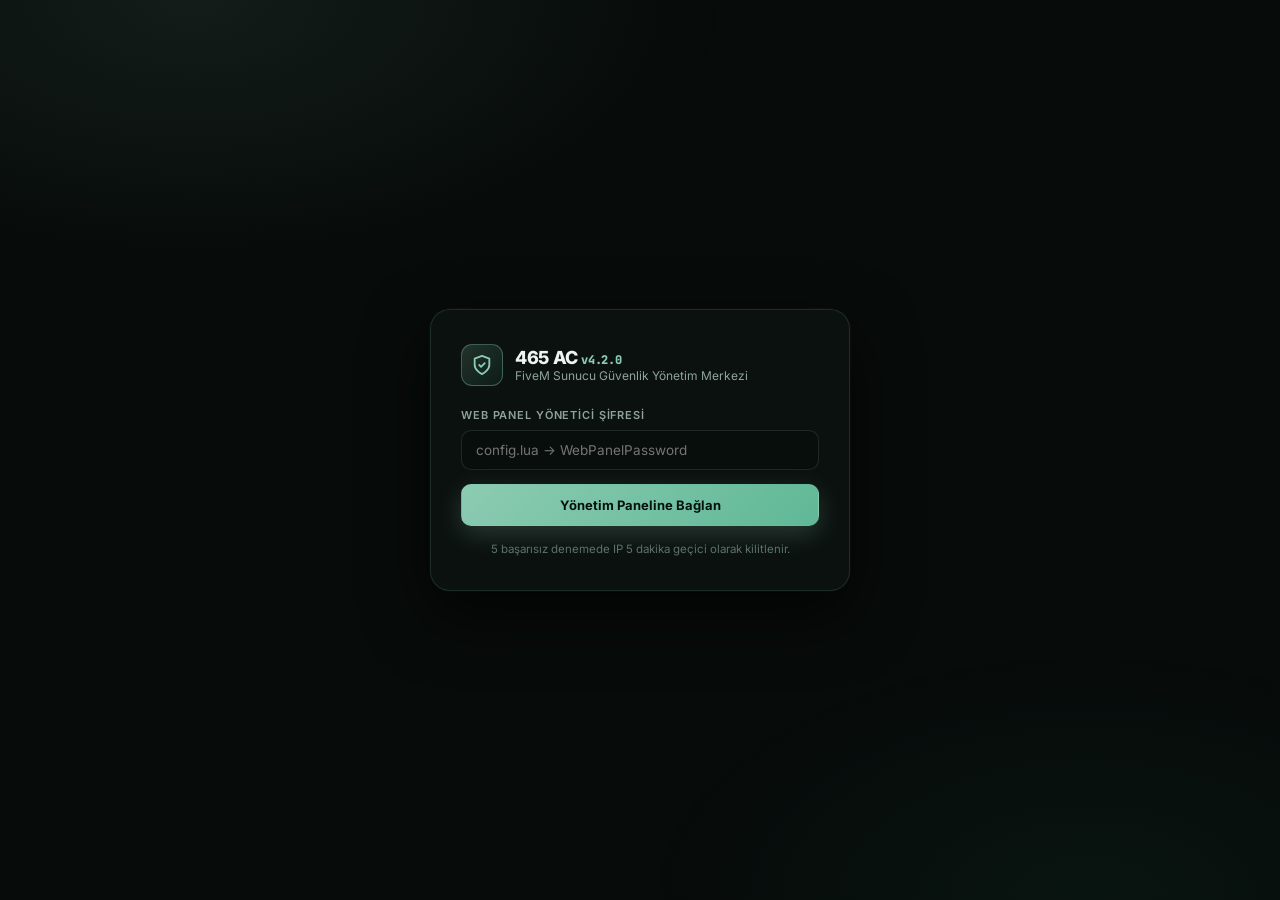
<file: web/index.html>
<!DOCTYPE html>
<html lang="tr">
<head>
    <meta charset="UTF-8">
    <meta name="viewport" content="width=device-width, initial-scale=1.0">
    <title>465 AC v4.2.0 — Canlı Yönetim Paneli</title>
    <link rel="preconnect" href="https://fonts.googleapis.com">
    <link rel="preconnect" href="https://fonts.gstatic.com" crossorigin>
    <link href="https://fonts.googleapis.com/css2?family=Inter:wght@400;500;600;700;800&family=JetBrains+Mono:wght@400;500;600;700&display=swap" rel="stylesheet">
    <style>
        :root {
            --bg-root: #070b0a;
            --bg-elevated: #0c1311;
            --bg-panel: #101916;
            --bg-input: #080e0c;
            --border-subtle: rgba(140, 203, 178, 0.14);
            --border-strong: rgba(140, 203, 178, 0.34);
            --text-primary: #edf4f1;
            --text-secondary: #8ea39b;
            --text-muted: #5c726a;
            --mint: #8ccbb2;
            --mint-strong: #67b999;
            --mint-glow: rgba(140, 203, 178, 0.18);
            --emerald: #34d399;
            --amber: #fbbf24;
            --danger: #f87171;
            --danger-bg: rgba(248, 113, 113, 0.12);
            --font-sans: 'Inter', -apple-system, BlinkMacSystemFont, 'Segoe UI', Roboto, sans-serif;
            --font-mono: 'JetBrains Mono', ui-monospace, SFMono-Regular, Menlo, monospace;
        }

        * { box-sizing: border-box; margin: 0; padding: 0; }
        html, body { height: 100%; background: var(--bg-root); color: var(--text-primary); font-family: var(--font-sans); -webkit-font-smoothing: antialiased; overflow-x: hidden; }

        ::-webkit-scrollbar { width: 6px; height: 6px; }
        ::-webkit-scrollbar-track { background: var(--bg-root); }
        ::-webkit-scrollbar-thumb { background: #1e2d28; border-radius: 4px; }
        ::-webkit-scrollbar-thumb:hover { background: var(--mint-strong); }

        .hidden { display: none !important; }
        .mono { font-family: var(--font-mono); }

        /* Ambient backdrop */
        .ambient-bg {
            position: fixed; inset: 0; pointer-events: none; z-index: 0;
            background:
                radial-gradient(ellipse 60% 45% at 15% 0%, rgba(140, 203, 178, 0.09), transparent 70%),
                radial-gradient(ellipse 50% 40% at 85% 100%, rgba(52, 211, 153, 0.05), transparent 70%);
        }

        /* Auth View */
        .auth-wrap {
            position: relative; z-index: 10; min-height: 100vh; display: flex; align-items: center; justify-content: center; padding: 24px;
        }
        .auth-card {
            width: 100%; max-width: 420px; background: rgba(12, 19, 17, 0.92); backdrop-filter: blur(16px);
            border: 1px solid var(--border-subtle); border-radius: 20px; padding: 34px 30px;
            box-shadow: 0 24px 64px rgba(0, 0, 0, 0.65), 0 0 0 1px rgba(255,255,255,0.03);
        }
        .brand-logo { display: flex; align-items: center; gap: 12px; }
        .brand-mark {
            width: 42px; height: 42px; border-radius: 11px; display: flex; align-items: center; justify-content: center;
            background: linear-gradient(135deg, rgba(140, 203, 178, 0.18), rgba(52, 211, 153, 0.06));
            border: 1px solid rgba(140, 203, 178, 0.35); color: var(--mint); flex-shrink: 0;
        }
        .brand-mark-sm { width: 34px; height: 34px; border-radius: 9px; }

        /* Inputs & Buttons */
        .field-label { display: block; font-size: 11px; font-weight: 600; text-transform: uppercase; letter-spacing: 0.08em; color: var(--text-secondary); margin-bottom: 8px; }
        .input {
            width: 100%; background: var(--bg-input); border: 1px solid rgba(255,255,255,0.1); border-radius: 10px;
            padding: 11px 14px; font-size: 13.5px; color: var(--text-primary); outline: none; transition: border-color .18s, box-shadow .18s;
            font-family: inherit;
        }
        .input:focus { border-color: var(--mint); box-shadow: 0 0 0 3px var(--mint-glow); }
        .input-sm { padding: 8px 11px; font-size: 12.5px; border-radius: 8px; }
        select.input { cursor: pointer; }

        .btn {
            display: inline-flex; align-items: center; justify-content: center; gap: 7px; border: 1px solid transparent;
            border-radius: 10px; padding: 10px 16px; font-size: 13px; font-weight: 600; cursor: pointer; transition: all .16s ease;
            font-family: inherit; white-space: nowrap; text-decoration: none;
        }
        .btn:disabled { opacity: 0.5; cursor: not-allowed; }
        .btn-primary {
            background: linear-gradient(135deg, #8ccbb2, #5fb896); color: #05110c; font-weight: 700;
            box-shadow: 0 8px 24px rgba(140, 203, 178, 0.22);
        }
        .btn-primary:hover:not(:disabled) { filter: brightness(1.06); transform: translateY(-1px); }
        .btn-surface { background: var(--bg-panel); color: var(--text-primary); border-color: rgba(255,255,255,0.1); }
        .btn-surface:hover:not(:disabled) { border-color: var(--border-strong); background: #14211d; }
        .btn-danger { background: var(--danger-bg); color: var(--danger); border-color: rgba(248, 113, 113, 0.28); }
        .btn-danger:hover:not(:disabled) { background: rgba(248, 113, 113, 0.22); }
        .btn-amber { background: rgba(251, 191, 36, 0.12); color: var(--amber); border-color: rgba(251, 191, 36, 0.28); }
        .btn-amber:hover:not(:disabled) { background: rgba(251, 191, 36, 0.22); }
        .btn-mint { background: rgba(140, 203, 178, 0.12); color: var(--mint); border-color: rgba(140, 203, 178, 0.3); }
        .btn-mint:hover:not(:disabled) { background: rgba(140, 203, 178, 0.2); }
        .btn-xs { padding: 5px 10px; font-size: 11.5px; border-radius: 7px; }

        /* App Layout */
        .app-shell { position: relative; z-index: 5; min-height: 100vh; display: flex; flex-direction: column; }
        .topbar {
            position: sticky; top: 0; z-index: 40; height: 64px; padding: 0 24px;
            background: rgba(7, 11, 10, 0.85); backdrop-filter: blur(14px);
            border-bottom: 1px solid rgba(255,255,255,0.06); display: flex; align-items: center; justify-content: space-between; gap: 16px;
        }
        .topbar-left { display: flex; align-items: center; gap: 14px; min-width: 0; }
        .topbar-right { display: flex; align-items: center; gap: 10px; flex-shrink: 0; }

        .status-pill {
            display: inline-flex; align-items: center; gap: 7px; padding: 5px 11px; border-radius: 999px;
            background: rgba(140, 203, 178, 0.08); border: 1px solid rgba(140, 203, 178, 0.22);
            font-size: 11.5px; font-weight: 600; color: var(--mint);
        }
        .pulse-dot { width: 7px; height: 7px; border-radius: 50%; background: var(--emerald); box-shadow: 0 0 8px var(--emerald); }

        .workspace { display: flex; flex: 1; max-width: 1520px; width: 100%; margin: 0 auto; padding: 20px 24px 96px; gap: 24px; }

        /* Sidebar */
        .sidebar { width: 240px; flex-shrink: 0; display: flex; flex-direction: column; gap: 6px; }
        .nav-section-title { font-size: 10.5px; font-weight: 700; text-transform: uppercase; letter-spacing: 0.09em; color: var(--text-muted); padding: 12px 12px 4px; }
        .nav-btn {
            width: 100%; display: flex; align-items: center; justify-content: space-between; gap: 10px;
            padding: 10px 13px; border-radius: 11px; font-size: 13px; font-weight: 500; color: var(--text-secondary);
            background: transparent; border: 1px solid transparent; cursor: pointer; transition: all .15s; text-align: left; font-family: inherit;
        }
        .nav-btn-left { display: flex; align-items: center; gap: 10px; }
        .nav-btn:hover { background: rgba(255,255,255,0.03); color: var(--text-primary); }
        .nav-btn.active {
            background: rgba(140, 203, 178, 0.11); border-color: rgba(140, 203, 178, 0.28);
            color: var(--mint); font-weight: 600;
        }
        .nav-badge { font-size: 10.5px; font-family: var(--font-mono); padding: 2px 7px; border-radius: 6px; background: rgba(255,255,255,0.06); color: var(--text-secondary); }
        .nav-btn.active .nav-badge { background: rgba(140, 203, 178, 0.18); color: var(--mint); }

        .main-content { flex: 1; min-width: 0; display: flex; flex-direction: column; gap: 20px; }

        /* Mobile nav */
        .mobile-nav { display: none; gap: 8px; overflow-x: auto; padding-bottom: 4px; -webkit-overflow-scrolling: touch; }
        .mobile-nav::-webkit-scrollbar { display: none; }
        .mobile-nav .nav-btn { width: auto; flex-shrink: 0; padding: 8px 13px; background: var(--bg-elevated); border-color: rgba(255,255,255,0.06); }

        /* Stats Row */
        .stats-grid { display: grid; grid-template-columns: repeat(4, minmax(0, 1fr)); gap: 14px; }
        .stat-card {
            background: var(--bg-elevated); border: 1px solid rgba(255,255,255,0.06); border-radius: 14px; padding: 16px 18px;
            display: flex; flex-direction: column; gap: 6px;
        }
        .stat-top { display: flex; align-items: center; justify-content: space-between; font-size: 11.5px; font-weight: 600; color: var(--text-secondary); }
        .stat-value { font-size: 26px; font-weight: 800; letter-spacing: -0.02em; color: var(--text-primary); font-family: var(--font-mono); }
        .stat-sub { font-size: 11.5px; color: var(--text-muted); }

        /* Cards & Section Headers */
        .panel-card { background: var(--bg-elevated); border: 1px solid rgba(255,255,255,0.06); border-radius: 16px; padding: 20px; }
        .section-head { display: flex; align-items: flex-end; justify-content: space-between; gap: 16px; flex-wrap: wrap; margin-bottom: 16px; }
        .section-title { font-size: 18px; font-weight: 700; letter-spacing: -0.015em; }
        .section-desc { font-size: 12.5px; color: var(--text-secondary); margin-top: 3px; }

        /* Category Pills & Search */
        .toolbar { display: flex; align-items: center; justify-content: space-between; gap: 12px; flex-wrap: wrap; margin-bottom: 16px; }
        .pill-row { display: flex; flex-wrap: wrap; gap: 6px; }
        .filter-pill {
            padding: 6px 12px; border-radius: 999px; font-size: 12px; font-weight: 600;
            background: var(--bg-panel); border: 1px solid rgba(255,255,255,0.07); color: var(--text-secondary);
            cursor: pointer; transition: all .15s; font-family: inherit;
        }
        .filter-pill:hover { color: var(--text-primary); border-color: rgba(255,255,255,0.16); }
        .filter-pill.active { background: rgba(140, 203, 178, 0.14); border-color: var(--mint); color: var(--mint); }

        /* Protection Cards Grid */
        .protections-grid { display: grid; grid-template-columns: repeat(auto-fill, minmax(340px, 1fr)); gap: 12px; }
        .prot-card {
            background: var(--bg-panel); border: 1px solid rgba(255,255,255,0.06); border-radius: 13px; padding: 14px 15px;
            display: flex; flex-direction: column; justify-content: space-between; gap: 12px; transition: border-color .16s;
        }
        .prot-card:hover { border-color: rgba(140, 203, 178, 0.25); }
        .prot-card.is-dirty { border-color: rgba(251, 191, 36, 0.45); }
        .prot-head { display: flex; align-items: flex-start; justify-content: space-between; gap: 10px; }
        .prot-name { font-size: 13.5px; font-weight: 700; color: var(--text-primary); }
        .prot-key { font-size: 10.5px; font-family: var(--font-mono); color: var(--text-muted); margin-top: 2px; }
        .prot-cat {
            font-size: 10px; font-weight: 700; text-transform: uppercase; letter-spacing: 0.05em;
            padding: 3px 7px; border-radius: 5px; background: rgba(255,255,255,0.04); color: var(--text-secondary); flex-shrink: 0;
        }
        .prot-desc { font-size: 12px; color: var(--text-secondary); line-height: 1.45; }

        /* 5-state Mode Selector */
        .mode-group {
            display: grid; grid-template-columns: repeat(5, minmax(0, 1fr)); gap: 4px;
            background: var(--bg-input); border: 1px solid rgba(255,255,255,0.06); border-radius: 9px; padding: 3px;
        }
        .mode-group.binary { grid-template-columns: repeat(2, minmax(0, 1fr)); }
        .mode-opt {
            border: none; background: transparent; color: var(--text-muted); font-size: 11px; font-weight: 600;
            padding: 5px 4px; border-radius: 6px; cursor: pointer; transition: all .14s; font-family: inherit;
        }
        .mode-opt:hover { color: var(--text-primary); }
        .mode-opt.active-true { background: rgba(140, 203, 178, 0.2); color: var(--mint); }
        .mode-opt.active-ban { background: rgba(248, 113, 113, 0.22); color: #fca5a5; }
        .mode-opt.active-kick { background: rgba(251, 191, 36, 0.2); color: #fde68a; }
        .mode-opt.active-log { background: rgba(96, 165, 250, 0.2); color: #93c5fd; }
        .mode-opt.active-off { background: rgba(255,255,255,0.09); color: #cbd5e1; }

        /* Threshold Grid */
        .thresh-grid { display: grid; grid-template-columns: repeat(auto-fill, minmax(260px, 1fr)); gap: 14px; }
        .thresh-card { background: var(--bg-panel); border: 1px solid rgba(255,255,255,0.06); border-radius: 13px; padding: 15px; display: flex; flex-direction: column; gap: 10px; }
        .thresh-top { display: flex; justify-content: space-between; align-items: baseline; gap: 8px; }
        .thresh-title { font-size: 13px; font-weight: 600; }
        .thresh-val { font-size: 13px; font-family: var(--font-mono); color: var(--mint); font-weight: 700; }

        /* Tables */
        .table-wrap { width: 100%; overflow-x: auto; border: 1px solid rgba(255,255,255,0.06); border-radius: 13px; background: var(--bg-panel); }
        table { width: 100%; border-collapse: collapse; font-size: 12.5px; text-align: left; }
        thead { background: rgba(255,255,255,0.025); }
        th { padding: 11px 14px; font-size: 11px; font-weight: 700; text-transform: uppercase; letter-spacing: 0.06em; color: var(--text-muted); border-bottom: 1px solid rgba(255,255,255,0.06); white-space: nowrap; }
        td { padding: 11px 14px; border-bottom: 1px solid rgba(255,255,255,0.04); vertical-align: middle; }
        tr:last-child td { border-bottom: none; }
        tbody tr:hover { background: rgba(140, 203, 178, 0.03); }

        .tag { display: inline-flex; align-items: center; gap: 4px; padding: 3px 8px; border-radius: 6px; font-size: 11px; font-weight: 600; font-family: var(--font-mono); white-space: nowrap; }
        .tag-mint { background: rgba(140, 203, 178, 0.14); color: var(--mint); }
        .tag-red { background: rgba(248, 113, 113, 0.15); color: #fca5a5; }
        .tag-amber { background: rgba(251, 191, 36, 0.15); color: #fde68a; }
        .tag-slate { background: rgba(255,255,255,0.06); color: var(--text-secondary); }

        /* Log list */
        .log-list { display: flex; flex-direction: column; gap: 8px; max-height: 540px; overflow-y: auto; }
        .log-row {
            display: flex; align-items: center; justify-content: space-between; gap: 14px; padding: 12px 14px;
            background: var(--bg-panel); border: 1px solid rgba(255,255,255,0.06); border-radius: 11px;
        }

        /* Floating Save Bar */
        .save-bar {
            position: fixed; bottom: 20px; left: 50%; transform: translateX(-50%); z-index: 50;
            background: rgba(12, 19, 17, 0.96); backdrop-filter: blur(14px);
            border: 1px solid var(--border-strong); border-radius: 14px; padding: 10px 16px;
            display: flex; align-items: center; gap: 14px; box-shadow: 0 20px 50px rgba(0,0,0,0.7);
        }

        /* Modal */
        .modal-backdrop {
            position: fixed; inset: 0; z-index: 60; background: rgba(4, 7, 6, 0.78); backdrop-filter: blur(6px);
            display: flex; align-items: center; justify-content: center; padding: 20px;
        }
        .modal-box {
            width: 100%; max-width: 440px; background: var(--bg-elevated); border: 1px solid var(--border-strong);
            border-radius: 16px; padding: 22px; box-shadow: 0 24px 60px rgba(0,0,0,0.75);
        }

        /* Toast */
        .toast {
            position: fixed; top: 76px; right: 20px; z-index: 70; max-width: 360px;
            background: var(--bg-elevated); border: 1px solid var(--border-strong); border-radius: 12px; padding: 12px 16px;
            font-size: 13px; font-weight: 500; box-shadow: 0 14px 36px rgba(0,0,0,0.6); display: flex; align-items: center; gap: 10px;
        }
        .toast.err { border-color: rgba(248, 113, 113, 0.5); color: #fecaca; }

        /* Lookup Cards */
        .lookup-grid { display: grid; grid-template-columns: repeat(auto-fill, minmax(320px, 1fr)); gap: 12px; margin-top: 14px; }
        .lookup-card { background: var(--bg-panel); border: 1px solid rgba(255,255,255,0.07); border-radius: 12px; padding: 14px; display: flex; flex-direction: column; gap: 8px; }

        @media (max-width: 1024px) {
            .stats-grid { grid-template-columns: repeat(2, minmax(0, 1fr)); }
        }
        @media (max-width: 860px) {
            .workspace { flex-direction: column; padding: 14px 14px 96px; gap: 14px; }
            .sidebar { display: none; }
            .mobile-nav { display: flex; }
            .topbar { padding: 0 14px; }
            .hide-sm { display: none; }
        }
        @media (max-width: 560px) {
            .stats-grid { grid-template-columns: 1fr 1fr; gap: 10px; }
            .protections-grid { grid-template-columns: 1fr; }
            .stat-value { font-size: 21px; }
        }
    </style>
</head>
<body>
    <div class="ambient-bg"></div>

    <!-- AUTH SCREEN -->
    <div id="authScreen" class="auth-wrap">
        <div class="auth-card">
            <div class="brand-logo" style="margin-bottom: 22px;">
                <div class="brand-mark">
                    <svg width="22" height="22" viewBox="0 0 24 24" fill="none" stroke="currentColor" stroke-width="2" stroke-linecap="round" stroke-linejoin="round"><path d="M12 22s8-4 8-10V5l-8-3-8 3v7c0 6 8 10 8 10z"/><path d="m9 12 2 2 4-4"/></svg>
                </div>
                <div>
                    <div style="font-size: 18px; font-weight: 800; letter-spacing: -0.02em;">465 AC <span class="mono" style="font-size: 12px; color: var(--mint);">v4.2.0</span></div>
                    <div style="font-size: 12px; color: var(--text-secondary);">FiveM Sunucu Güvenlik Yönetim Merkezi</div>
                </div>
            </div>

            <form id="loginForm" style="display: flex; flex-direction: column; gap: 14px;">
                <div>
                    <label class="field-label" for="passwordInput">Web Panel Yönetici Şifresi</label>
                    <input id="passwordInput" type="password" class="input" placeholder="config.lua -> WebPanelPassword" autocomplete="current-password" required>
                </div>
                <div id="loginError" class="hidden" style="font-size: 12.5px; color: #fca5a5; background: rgba(248,113,113,0.1); border: 1px solid rgba(248,113,113,0.28); padding: 9px 12px; border-radius: 9px;"></div>
                <button id="loginBtn" type="submit" class="btn btn-primary" style="width: 100%; padding: 12px;">
                    Yönetim Paneline Bağlan
                </button>
            </form>
            <div style="margin-top: 16px; font-size: 11.5px; color: var(--text-muted); text-align: center;">
                5 başarısız denemede IP 5 dakika geçici olarak kilitlenir.
            </div>
        </div>
    </div>

    <!-- DASHBOARD -->
    <div id="dashboard" class="app-shell hidden">
        <header class="topbar">
            <div class="topbar-left">
                <div class="brand-logo">
                    <div class="brand-mark brand-mark-sm">
                        <svg width="18" height="18" viewBox="0 0 24 24" fill="none" stroke="currentColor" stroke-width="2.1" stroke-linecap="round" stroke-linejoin="round"><path d="M12 22s8-4 8-10V5l-8-3-8 3v7c0 6 8 10 8 10z"/><path d="m9 12 2 2 4-4"/></svg>
                    </div>
                    <div style="min-width: 0;">
                        <div style="display: flex; align-items: center; gap: 8px;">
                            <span id="serverTitle" style="font-size: 14.5px; font-weight: 800; white-space: nowrap; overflow: hidden; text-overflow: ellipsis;">465 AC Security</span>
                            <span id="versionBadge" class="mono hide-sm" style="font-size: 11px; padding: 2px 7px; border-radius: 6px; background: rgba(140,203,178,0.12); color: var(--mint);">v4.2.0</span>
                        </div>
                        <div class="hide-sm" style="font-size: 11px; color: var(--text-muted);">Canlı Sunucu Senkronizasyonu</div>
                    </div>
                </div>
            </div>

            <div class="topbar-right">
                <div class="status-pill hide-sm">
                    <span class="pulse-dot"></span>
                    <span>AKTİF KORUMA</span>
                </div>
                <button id="refreshBtn" class="btn btn-surface btn-xs" type="button">Yenile</button>
                <button id="logoutBtn" class="btn btn-danger btn-xs" type="button">Çıkış</button>
            </div>
        </header>

        <div class="workspace">
            <!-- Desktop Sidebar -->
            <aside class="sidebar">
                <div class="nav-section-title">Koruma &amp; Kurallar</div>
                <button class="nav-btn active" data-tab="protections" type="button">
                    <span class="nav-btn-left">Koruma Modülleri</span>
                    <span id="badgeProtections" class="nav-badge">51</span>
                </button>
                <button class="nav-btn" data-tab="thresholds" type="button">
                    <span class="nav-btn-left">Eşik &amp; Kurallar</span>
                    <span class="nav-badge">v4.2</span>
                </button>

                <div class="nav-section-title">Canlı Yönetim</div>
                <button class="nav-btn" data-tab="players" type="button">
                    <span class="nav-btn-left">Oyuncular &amp; Temizlik</span>
                    <span id="badgePlayers" class="nav-badge">0</span>
                </button>
                <button class="nav-btn" data-tab="bans" type="button">
                    <span class="nav-btn-left">Ban Listesi</span>
                    <span id="badgeBans" class="nav-badge">0</span>
                </button>
                <button class="nav-btn" data-tab="logs" type="button">
                    <span class="nav-btn-left">Canlı Tespit Logları</span>
                    <span id="badgeLogs" class="nav-badge">0</span>
                </button>

                <div class="nav-section-title">Sistem</div>
                <button class="nav-btn" data-tab="webhook" type="button">
                    <span class="nav-btn-left">Discord &amp; Genel</span>
                </button>
            </aside>

            <main class="main-content">
                <!-- Mobile Nav -->
                <div class="mobile-nav" id="mobileNav">
                    <button class="nav-btn active" data-tab="protections" type="button">Modüller</button>
                    <button class="nav-btn" data-tab="thresholds" type="button">Eşikler</button>
                    <button class="nav-btn" data-tab="players" type="button">Oyuncular</button>
                    <button class="nav-btn" data-tab="bans" type="button">Banlar</button>
                    <button class="nav-btn" data-tab="logs" type="button">Loglar</button>
                    <button class="nav-btn" data-tab="webhook" type="button">Discord</button>
                </div>

                <!-- KPI Cards -->
                <section class="stats-grid">
                    <div class="stat-card">
                        <div class="stat-top"><span>Aktif Oyuncu</span></div>
                        <div id="statPlayers" class="stat-value">0</div>
                        <div class="stat-sub">Sunucudaki çevrimiçi kişi</div>
                    </div>
                    <div class="stat-card">
                        <div class="stat-top"><span>Aktif Modül</span></div>
                        <div id="statActiveModules" class="stat-value" style="color: var(--mint);">0/51</div>
                        <div class="stat-sub">4 farklı ceza modu</div>
                    </div>
                    <div class="stat-card">
                        <div class="stat-top"><span>Toplam Tespit / Ban</span></div>
                        <div id="statDetections" class="stat-value">0 / 0</div>
                        <div class="stat-sub">Oturum istatistiği</div>
                    </div>
                    <div class="stat-card">
                        <div class="stat-top"><span>Sunucu Uptime</span></div>
                        <div id="statUptime" class="stat-value">0s</div>
                        <div class="stat-sub">Kesintisiz izleme</div>
                    </div>
                </section>

                <!-- TAB 1: PROTECTIONS -->
                <section id="tab-protections" class="panel-card">
                    <div class="section-head">
                        <div>
                            <h2 class="section-title">Modül Matrisi (51 Yapılandırılabilir Katman)</h2>
                            <p class="section-desc">Her modül için ceza aksiyonunu tek tıkla belirleyin: Oto (Config.DefaultAction), Kalıcı Ban, Kick, Yalnızca Log veya Kapalı.</p>
                        </div>
                        <div style="display: flex; gap: 8px; flex-wrap: wrap;">
                            <button id="btnAllDefault" class="btn btn-mint btn-xs" type="button">Tümünü Oto Aç</button>
                            <button id="btnAllLog" class="btn btn-surface btn-xs" type="button">Tümünü Log Moduna Al</button>
                        </div>
                    </div>

                    <div class="toolbar">
                        <div id="categoryFilterRow" class="pill-row"></div>
                        <div style="width: 240px; max-width: 100%;">
                            <input id="moduleSearch" type="search" class="input input-sm" placeholder="Modül ara (örn: Aimbot, Noclip)...">
                        </div>
                    </div>

                    <div id="protectionsContainer" class="protections-grid"></div>
                </section>

                <!-- TAB 2: THRESHOLDS -->
                <section id="tab-thresholds" class="panel-card hidden">
                    <div class="section-head">
                        <div>
                            <h2 class="section-title">Hassasiyet, Eşik Değerleri &amp; Tehdit Skoru</h2>
                            <p class="section-desc">Özel RP scriptleriniz ve sunucu donanım hızına göre yanlış tespiti önleyen ince ayarlar.</p>
                        </div>
                    </div>
                    <div id="thresholdsContainer" class="thresh-grid"></div>
                </section>

                <!-- TAB 3: PLAYERS, LOOKUP & CLEANUP -->
                <section id="tab-players" class="hidden" style="display: flex; flex-direction: column; gap: 16px;">
                    <!-- Map Cleanup Strip -->
                    <div class="panel-card" style="padding: 16px 20px;">
                        <div class="section-head" style="margin-bottom: 10px;">
                            <div>
                                <h2 class="section-title" style="font-size: 16px;">Güvenli Harita &amp; Entity Temizliği</h2>
                                <p class="section-desc">İçinde oyuncu oturan araçlara ve Whitelist RP objelerine dokunmadan haritayı temizler.</p>
                            </div>
                            <div style="display: flex; gap: 8px; flex-wrap: wrap;">
                                <button class="btn btn-surface btn-xs" data-clear="vehicles" type="button">Boş Araçları Sil</button>
                                <button class="btn btn-surface btn-xs" data-clear="peds" type="button">NPC Pedleri Sil</button>
                                <button class="btn btn-surface btn-xs" data-clear="props" type="button">Objeleri Temizle</button>
                                <button class="btn btn-danger btn-xs" data-clear="all" type="button">Tüm Haritayı Temizle</button>
                            </div>
                        </div>
                    </div>

                    <!-- Online Players Table -->
                    <div class="panel-card">
                        <div class="section-head">
                            <div>
                                <h2 class="section-title">Çevrimiçi Oyuncular</h2>
                                <p class="section-desc">Canlı ping, ACE yetki durumu, tehdit puanı ve tek tıkla Kick/Ban işlemleri.</p>
                            </div>
                            <button id="reloadPlayersBtn" class="btn btn-surface btn-xs" type="button">Listeyi Güncelle</button>
                        </div>
                        <div class="table-wrap">
                            <table>
                                <thead>
                                    <tr>
                                        <th>ID</th>
                                        <th>Oyuncu</th>
                                        <th>Ping</th>
                                        <th>Durum / Yetki</th>
                                        <th>License</th>
                                        <th style="text-align: right;">İşlemler</th>
                                    </tr>
                                </thead>
                                <tbody id="playersTableBody">
                                    <tr><td colspan="6" style="text-align: center; color: var(--text-muted); padding: 26px;">Oyuncu verisi yükleniyor...</td></tr>
                                </tbody>
                            </table>
                        </div>
                    </div>

                    <!-- Player Intelligence Lookup -->
                    <div class="panel-card">
                        <div class="section-head">
                            <div>
                                <h2 class="section-title">Oyuncu İstihbarat &amp; Geçmiş Sorgulama (Lookup)</h2>
                                <p class="section-desc">İsim, license, Discord ID veya son giriş kayıtlarından alt hesap ve harici SS/Ocean tarama notlarını görüntüleyin.</p>
                            </div>
                        </div>
                        <form id="lookupForm" style="display: flex; gap: 10px; flex-wrap: wrap;">
                            <input id="lookupInput" type="text" class="input input-sm" style="flex: 1; min-width: 220px;" placeholder="Oyuncu adı, license:..., discord:... ara (boş bırakıp tümünü getir)">
                            <button class="btn btn-mint btn-xs" type="submit" style="padding: 8px 16px;">İstihbarat Ara</button>
                        </form>
                        <div id="lookupResults" class="lookup-grid"></div>
                    </div>
                </section>

                <!-- TAB 4: BANS -->
                <section id="tab-bans" class="panel-card hidden">
                    <div class="section-head">
                        <div>
                            <h2 class="section-title">Yasaklanan Hesaplar</h2>
                            <p class="section-desc">Donanım token, lisans ve Discord eşleşmeli kalıcı veya süreli yasak kayıtları.</p>
                        </div>
                        <input id="banSearch" type="search" class="input input-sm" style="width: 240px;" placeholder="Ban ID, isim veya sebep ara...">
                    </div>
                    <div class="table-wrap">
                        <table>
                            <thead>
                                <tr>
                                    <th>Ban ID</th>
                                    <th>Oyuncu</th>
                                    <th>Sebep</th>
                                    <th>Süre / Bitiş</th>
                                    <th>Yasaklayan</th>
                                    <th style="text-align: right;">İşlem</th>
                                </tr>
                            </thead>
                            <tbody id="bansTableBody">
                                <tr><td colspan="6" style="text-align: center; color: var(--text-muted); padding: 26px;">Aktif yasak bulunmuyor.</td></tr>
                            </tbody>
                        </table>
                    </div>
                </section>

                <!-- TAB 5: LOGS -->
                <section id="tab-logs" class="panel-card hidden">
                    <div class="section-head">
                        <div>
                            <h2 class="section-title">Canlı Tespit Akışı</h2>
                            <p class="section-desc">Sunucunun belleğinde tutulan son 60 ihlal, uyarı ve ceza olayları.</p>
                        </div>
                    </div>
                    <div id="logsContainer" class="log-list">
                        <div style="text-align: center; color: var(--text-muted); padding: 28px;">Henüz tespit kaydı yok.</div>
                    </div>
                </section>

                <!-- TAB 6: WEBHOOK & GENERAL -->
                <section id="tab-webhook" class="panel-card hidden">
                    <div class="section-head">
                        <div>
                            <h2 class="section-title">Genel Ayarlar &amp; Discord Webhook</h2>
                            <p class="section-desc">Webhook bağlantısı güvenlik gereği API üzerinden gizli tutulur; yeni bir URL yapıştırana kadar mevcut ayar korunur.</p>
                        </div>
                    </div>
                    <div style="display: grid; grid-template-columns: repeat(auto-fit, minmax(280px, 1fr)); gap: 16px;">
                        <div>
                            <label class="field-label" for="cfgServerName">Sunucu Adı</label>
                            <input id="cfgServerName" type="text" class="input" placeholder="465 AC Security">
                        </div>
                        <div>
                            <label class="field-label" for="cfgAcePerm">Yetkili Muafiyet (Bypass) ACE İzni</label>
                            <input id="cfgAcePerm" type="text" class="input mono" placeholder="465ac.bypass">
                        </div>
                        <div style="grid-column: 1 / -1;">
                            <div style="display: flex; align-items: center; justify-content: space-between; margin-bottom: 8px; gap: 10px; flex-wrap: wrap;">
                                <label class="field-label" for="cfgWebhook" style="margin-bottom: 0;">Discord Webhook URL</label>
                                <span id="webhookStatusBadge" class="tag tag-slate">Kayıtlı Webhook Yok</span>
                            </div>
                            <div style="display: flex; gap: 8px; flex-wrap: wrap;">
                                <input id="cfgWebhook" type="url" class="input" style="flex: 1; min-width: 240px;" placeholder="https://discord.com/api/webhooks/...">
                                <button id="clearWebhookBtn" class="btn btn-danger btn-xs" type="button" style="padding: 0 14px;">Webhook'u Sıfırla</button>
                            </div>
                        </div>
                        <div>
                            <label class="field-label" for="cfgScreenshot">Ekran Görüntüsü Kanıtı (screenshot-basic)</label>
                            <select id="cfgScreenshot" class="input">
                                <option value="true">Aktif — Ban/Kick öncesi otomatik ekran kanıtı al</option>
                                <option value="false">Pasif — Yalnızca metin ve log gönder</option>
                            </select>
                        </div>
                    </div>
                </section>
            </main>
        </div>

        <!-- FLOATING SAVE BAR -->
        <div id="saveBar" class="save-bar hidden">
            <span style="font-size: 13px; color: var(--amber); font-weight: 600;">Kaydedilmemiş değişiklikler var</span>
            <button id="discardBtn" class="btn btn-surface btn-xs" type="button">Geri Al</button>
            <button id="saveConfigBtn" class="btn btn-primary btn-xs" type="button" style="padding: 8px 16px;">Kaydet &amp; İstemcilere Senkronize Et</button>
        </div>
    </div>

    <!-- BAN / SCAN ACTION MODAL -->
    <div id="actionModal" class="modal-backdrop hidden">
        <div class="modal-box">
            <h3 id="modalTitle" style="font-size: 16px; font-weight: 700; margin-bottom: 6px;">Oyuncu İşlemi</h3>
            <p id="modalSub" style="font-size: 12.5px; color: var(--text-secondary); margin-bottom: 16px;"></p>
            <form id="modalForm" style="display: flex; flex-direction: column; gap: 12px;">
                <div id="modalStatusWrap" class="hidden">
                    <label class="field-label" for="modalStatusInput">Tarama Sonucu</label>
                    <select id="modalStatusInput" class="input input-sm">
                        <option value="Temiz">Temiz (Clean)</option>
                        <option value="Şüpheli">Şüpheli (Watchlist)</option>
                        <option value="Hileli">Hileli (Confirmed)</option>
                    </select>
                </div>
                <div>
                    <label class="field-label" id="modalReasonLabel" for="modalReasonInput">Sebep / Açıklama</label>
                    <input id="modalReasonInput" type="text" class="input input-sm" required placeholder="Örn: Yetkisiz hile şüphesi / SS notu">
                </div>
                <div id="modalDurationWrap" class="hidden">
                    <label class="field-label" for="modalDurationSelect">Ban Süresi</label>
                    <select id="modalDurationSelect" class="input input-sm">
                        <option value="0">Kalıcı (Permanent)</option>
                        <option value="3600">1 Saat</option>
                        <option value="21600">6 Saat</option>
                        <option value="86400">24 Saat (1 Gün)</option>
                        <option value="259200">3 Gün</option>
                        <option value="604800">7 Gün</option>
                        <option value="2592000">30 Gün</option>
                    </select>
                </div>
                <div style="display: flex; justify-content: flex-end; gap: 8px; margin-top: 6px;">
                    <button id="modalCancelBtn" type="button" class="btn btn-surface btn-xs">İptal</button>
                    <button id="modalConfirmBtn" type="submit" class="btn btn-primary btn-xs" style="padding: 8px 16px;">Onayla</button>
                </div>
            </form>
        </div>
    </div>

    <div id="toast" class="toast hidden"></div>

    <script>
        (function () {
            const API_BASE = window.location.pathname.replace(/\/(index\.html|web\/index\.html)?\/?$/, '').replace(/\/+$/, '');
            const TOKEN_KEY = 'ac465_panel_token';

            let authToken = localStorage.getItem(TOKEN_KEY) || '';
            let serverState = null;
            let workingConfig = null;
            let currentTab = 'protections';
            let activeCategory = 'all';
            let moduleQuery = '';
            let banQuery = '';
            let pendingWebhookClear = false;
            let isDirty = false;
            let pollTimer = null;
            let modalContext = null;

            const CATEGORIES = [
                { id: 'all', label: 'Tümü (51)' },
                { id: 'Fizik', label: 'Fizik & Hareket' },
                { id: 'Görüş', label: 'Görünmezlik & Görüş' },
                { id: 'Çatışma', label: 'Silah & Çatışma' },
                { id: 'Araç', label: 'Araç & Magneto' },
                { id: 'Crasher', label: 'Troll & Crasher' },
                { id: 'Sistem', label: 'Sistem & Yetki' }
            ];

            const MODULES = [
                // 1. Fizik & Hareket (13)
                { key: 'AntiGodmode', cat: 'Fizik', name: 'Anti-Godmode', desc: 'Native ölümsüzlük, yüksek HP/Zırh ve Demi-God engeli.' },
                { key: 'AntiLegitGodmode', cat: 'Fizik', name: 'Anti-Legit Godmode', desc: 'Hasar sonrası anormal hızlı can yenileme tespiti.' },
                { key: 'AntiArmorHack', cat: 'Fizik', name: 'Anti-Armor Hack', desc: 'Maksimum sınır üstü yetkisiz zırh basımını engeller.' },
                { key: 'AntiSpeedHack', cat: 'Fizik', name: 'Anti-SpeedHack', desc: 'Yaya ve kara aracı hız tavanı kontrolü.' },
                { key: 'AntiNoclip', cat: 'Fizik', name: 'Anti-Noclip', desc: 'Havada serbest uçma (Noclip) koruması.' },
                { key: 'AntiGroundNoclip', cat: 'Fizik', name: 'Anti-Ground Noclip', desc: 'Yürüme animasyonlu gizli yer altı/zemin bypass tespiti.' },
                { key: 'AntiTeleport', cat: 'Fizik', name: 'Anti-Teleport', desc: 'Yetkisiz ani koordinat sıçramalarını analiz eder.' },
                { key: 'AntiSuperJump', cat: 'Fizik', name: 'Anti-SuperJump', desc: 'İnsanüstü zıplama hilesini tespit eder.' },
                { key: 'AntiNoCollision', cat: 'Fizik', name: 'Anti-NoCollision', desc: 'Duvar ve yapılardan içinden geçmeyi engeller.' },
                { key: 'AntiRagdoll', cat: 'Fizik', name: 'Anti-Ragdoll', desc: 'Çarpma veya taser anında yere düşmeme kilidi kontrolü.' },
                { key: 'AntiTinyPed', cat: 'Fizik', name: 'Anti-TinyPed (Hitbox)', desc: 'Ped ölçeğiyle hitbox küçültme veya büyütmeyi yakalar.' },
                { key: 'AntiInfiniteStamina', cat: 'Fizik', name: 'Anti-Infinite Stamina', desc: 'Yorulmadan sınırsız sprint atma tespiti.' },
                { key: 'AntiLaunchPlayer', cat: 'Fizik', name: 'Anti-Launch Player', desc: 'Dikey Z ekseninde oyuncuyu fırlatma koruması.' },

                // 2. Görünmezlik & Görüş (4)
                { key: 'AntiInvisibility', cat: 'Görüş', name: 'Anti-Invisibility', desc: 'Ghostmode ve karakter alpha görünmezliği koruması.' },
                { key: 'AntiNightThermalVision', cat: 'Görüş', name: 'Anti-Thermal & Night Vision', desc: 'Ekipmansız yetkisiz gece/termal görüş engeli.' },
                { key: 'AntiSpectate', cat: 'Görüş', name: 'Anti-Spectate & Freecam', desc: 'İzleme modu ve serbest kamera bypass tespiti.' },
                { key: 'AntiPedChange', cat: 'Görüş', name: 'Anti-Ped Model Change', desc: 'Whitelisted olmayan ped/hayvan modeline geçiş engeli.' },

                // 3. Silah & Çatışma (10)
                { key: 'AntiBlacklistedWeapons', cat: 'Çatışma', name: 'Anti-Blacklisted Weapons', desc: 'RPG, Minigun gibi yasaklı silahları anında siler.' },
                { key: 'AntiInfiniteAmmo', cat: 'Çatışma', name: 'Anti-Infinite Ammo', desc: 'Sınırsız mermi ve şarjör kilidi koruması.' },
                { key: 'AntiDamageModifier', cat: 'Çatışma', name: 'Anti-Damage Modifier', desc: 'One-shot ve silah/yumruk hasar çarpanı kontrolü.' },
                { key: 'AntiRapidFire', cat: 'Çatışma', name: 'Anti-RapidFire', desc: 'Silah atış hızı manipülasyonunu yakalar.' },
                { key: 'AntiImpossibleDamage', cat: 'Çatışma', name: 'Anti-Impossible Damage', desc: 'Menzil dışı vuruş ve Magic Bullet koruması.' },
                { key: 'AntiAimbot', cat: 'Çatışma', name: 'Anti-Aimbot (Snap)', desc: 'Ateş anında ani kamera snap açılarını tespit eder.' },
                { key: 'AntiSilentAim', cat: 'Çatışma', name: 'Anti-Silent Aim', desc: 'Kamera yönü ve vuruş açısı arasındaki tutarsızlığı ölçer.' },
                { key: 'AntiWeaponPickup', cat: 'Çatışma', name: 'Anti-Weapon Pickup', desc: 'Hilecilerin yere bıraktığı silahların toplanmasını engeller.' },
                { key: 'AntiMassKill', cat: 'Çatışma', name: 'Anti-MassKill', desc: 'Kısa sürede çoklu oyuncu katliamını (Kill-All) keser.' },
                { key: 'AntiRPF', cat: 'Çatışma', name: 'Anti-Modified RPF', desc: 'Değiştirilmiş silah meta/RPF hasar dosyalarını denetler.' },

                // 4. Araç & Magneto (6)
                { key: 'AntiVehicleModifiers', cat: 'Araç', name: 'Anti-Vehicle Modifiers', desc: 'Araç tork/güç ve hız çarpanı hilelerini engeller.' },
                { key: 'AntiVehicleGodmode', cat: 'Araç', name: 'Anti-Vehicle Godmode', desc: 'Hasar almayan ölümsüz araç koruması.' },
                { key: 'AntiVehicleFly', cat: 'Araç', name: 'Anti-Vehicle Fly', desc: 'Kara araçlarını gökyüzünde uçurma engeli.' },
                { key: 'AntiVehicleMagneto', cat: 'Araç', name: 'Anti-Vehicle Magneto', desc: 'Sürücülü aracı uzaktan ele geçirme/çekme koruması.' },
                { key: 'AntiVehicleSpawn', cat: 'Araç', name: 'Anti-Vehicle Spawn', desc: 'Yasaklı veya izinsiz ağ sahipliğinde araç spawn kontrolü.' },
                { key: 'AntiLaunchVehicle', cat: 'Araç', name: 'Anti-Launch Vehicle', desc: 'Araçların dikey ivmeyle fırlatılmasını önler.' },

                // 5. Troll & Crasher (5)
                { key: 'AntiAttach', cat: 'Crasher', name: 'Anti-Prop Attach', desc: 'Oyunculara trol/lag objesi yapıştırmayı EMS güvenli engeller.' },
                { key: 'AntiParticleSpam', cat: 'Crasher', name: 'Anti-Particle Spam', desc: 'FPS düşüren yoğun partikül efektlerini sınırlar.' },
                { key: 'AntiClearTasks', cat: 'Crasher', name: 'Anti-ClearTasks', desc: 'Başka oyuncuların animasyonunu uzaktan bozmayı engeller.' },
                { key: 'AntiMoneyDrop', cat: 'Crasher', name: 'Anti-Money Drop', desc: 'Sahte para objesi / para çantası spawn koruması.' },
                { key: 'AntiCrasher', cat: 'Crasher', name: 'Anti-Crasher Guard', desc: 'Ses, silah ve OneSync event crasher filtresi.' },

                // 6. Sistem, Enjeksiyon & Bütünlük (13)
                { key: 'AntiNativeHook', cat: 'Sistem', name: 'Anti-NativeHook', desc: 'Kritik FiveM istemci fonksiyon bütünlüğü doğrulaması.' },
                { key: 'AntiNUIDevTools', cat: 'Sistem', name: 'Anti-Executor & Global', desc: 'Executor / konsol global değişken ve imza taraması.' },
                { key: 'AntiExplosionSpam', cat: 'Sistem', name: 'Anti-Explosion Spam', desc: 'Yasaklı patlama türlerini ve zincirleme patlamaları durdurur.' },
                { key: 'AntiEntitySpam', cat: 'Sistem', name: 'Anti-Entity Spam', desc: 'Pencere içi toplu prop/entity spamını keser.' },
                { key: 'AntiPedSpam', cat: 'Sistem', name: 'Anti-Ped Spam', desc: 'Sunucu geneli toplu NPC spawn saldırılarını engeller.' },
                { key: 'AntiHoneypotEvents', cat: 'Sistem', name: 'Honeypot Trap Events', desc: 'Sahte tetikleyici event tuzağına düşen executorları banlar.' },
                { key: 'AntiResourceStop', cat: 'Sistem', name: 'Anti-Resource Stop', desc: '465 AC kaynağının durdurulmasına karşı bekçi kontrolü.' },
                { key: 'AntiResourceInjection', cat: 'Sistem', name: 'Anti-Resource Injection', desc: 'İzinsiz oyun içi yeni kaynak (resource) başlatma engeli.' },
                { key: 'AntiMenuDetection', cat: 'Sistem', name: 'Anti-Menu Signatures', desc: 'Bilinen hile menüsü pencerelerini ve NUI global izlerini yakalar.' },
                { key: 'AntiThreadFreeze', cat: 'Sistem', name: 'Anti-Thread Freeze', desc: 'İstemci döngüsü dondurma & eksik handshake watchdog.' },
                { key: 'AntiDupe', cat: 'Sistem', name: 'Anti-Dupe Rate Guard', desc: 'Ekonomi & envanter event flooding sınırlandırması.' },
                { key: 'AutoTxAdminBypass', cat: 'Sistem', name: 'txAdmin Otomatik Bypass', desc: 'txAdmin admin yetkisiyle giriş yapanları muaf tutar.', type: 'toggle' },
                { key: 'UseExcludeZones', cat: 'Sistem', name: 'Güvenli Bölge Muafiyeti', desc: 'Hastane ve Spawn bölgelerinde yanlış pozitif önler.', type: 'toggle' }
            ];

            const THRESHOLDS = [
                { key: 'DefaultAction', label: 'Varsayılan Ceza Modu', kind: 'select', opts: [['ban', 'Kalıcı Ban'], ['kick', 'Sunucudan At'], ['log', 'Yalnızca Log']] },
                { key: 'SpawningGracePeriodSeconds', label: 'Spawn Koruma Süresi (sn)', kind: 'number', min: 5, max: 60, step: 1 },
                { key: 'ViolationStrikes', label: 'İhlal Tekrar Eşiği (Strike)', kind: 'number', min: 1, max: 10, step: 1 },
                { key: 'MaxFootSpeed', label: 'Maks. Yaya Hızı (m/s)', kind: 'number', min: 8, max: 35, step: 0.5 },
                { key: 'MaxVehicleSpeedKMH', label: 'Maks. Araç Hızı (KM/H)', kind: 'number', min: 200, max: 650, step: 10 },
                { key: 'MaxVehicleSpeedModifier', label: 'Araç Güç Çarpanı Limiti', kind: 'number', min: 1.0, max: 5.0, step: 0.1 },
                { key: 'MaxTeleportDistance', label: 'Max Teleport Mesafesi (m)', kind: 'number', min: 30, max: 300, step: 5 },
                { key: 'MaxHealth', label: 'Maksimum Oyuncu Canı', kind: 'number', min: 100, max: 500, step: 10 },
                { key: 'MaxArmor', label: 'Maksimum Oyuncu Zırhı', kind: 'number', min: 50, max: 250, step: 10 },
                { key: 'MaxShootDistance', label: 'Maks. Atış Mesafesi (m)', kind: 'number', min: 100, max: 600, step: 10 },
                { key: 'MaxWeaponDamage', label: 'Standart Silah Max Hasar', kind: 'number', min: 60, max: 400, step: 5 },
                { key: 'MaxHeavyWeaponDamage', label: 'Sniper / Pompalı Max Hasar', kind: 'number', min: 120, max: 600, step: 10 },
                { key: 'SilentAimMinDot', label: 'Silent Aim Min Dot (-1..1)', kind: 'number', min: 0.1, max: 0.95, step: 0.05 },
                { key: 'AimbotAngleThreshold', label: 'Aimbot Snap Açısı (°)', kind: 'number', min: 8, max: 45, step: 1 },
                { key: 'MaxExplosionsPerWindow', label: 'Pencere Başı Max Patlama', kind: 'number', min: 1, max: 20, step: 1 },
                { key: 'MaxEntitySpawnsPerWindow', label: 'Pencere Başı Max Entity', kind: 'number', min: 2, max: 30, step: 1 },
                { key: 'MaxPedSpawnsPerWindow', label: 'Pencere Başı Max NPC', kind: 'number', min: 2, max: 20, step: 1 },
                { key: 'ThreatScoring.MinThreatAlertScore', label: 'Yüksek Risk Uyarı Eşiği', kind: 'number', min: 10, max: 95, step: 5 },
                { key: 'ThreatScoring.AutoBanAltAccounts', label: 'Ban Evasion Oto-Engel', kind: 'bool' },
                { key: 'EventTriggerGuard.MaxTriggersPerSecond', label: 'Anti-Dupe Event / Saniye', kind: 'number', min: 2, max: 30, step: 1 }
            ];

            const el = (id) => document.getElementById(id);

            function escapeHtml(str) {
                if (str === null || str === undefined) return '';
                return String(str)
                    .replace(/&/g, '&amp;')
                    .replace(/</g, '&lt;')
                    .replace(/>/g, '&gt;')
                    .replace(/"/g, '&quot;')
                    .replace(/'/g, '&#39;');
            }

            function showToast(msg, isError = false) {
                const t = el('toast');
                t.textContent = msg;
                t.className = 'toast' + (isError ? ' err' : '');
                clearTimeout(t._timer);
                t._timer = setTimeout(() => { t.classList.add('hidden'); }, 3200);
            }

            async function apiFetch(endpoint, options = {}) {
                const headers = Object.assign({ 'Content-Type': 'application/json' }, options.headers || {});
                if (authToken) headers['Authorization'] = 'Bearer ' + authToken;
                const res = await fetch(API_BASE + endpoint, Object.assign({}, options, { headers }));
                let data = {};
                try { data = await res.json(); } catch (_) {}
                if (res.status === 401) {
                    logout(false);
                    throw new Error('Oturum süresi doldu, yeniden giriş yapın.');
                }
                if (!res.ok && data.success !== true) {
                    throw new Error(data.message || data.error || ('HTTP ' + res.status));
                }
                return data;
            }

            function markDirty(state = true) {
                isDirty = state;
                el('saveBar').classList.toggle('hidden', !state);
            }

            function cloneConfig(cfg) {
                return JSON.parse(JSON.stringify(cfg || {}));
            }

            function formatUptime(sec) {
                sec = Math.max(0, Number(sec) || 0);
                const h = Math.floor(sec / 3600);
                const m = Math.floor((sec % 3600) / 60);
                const s = sec % 60;
                if (h > 0) return `${h}sa ${m}dk`;
                if (m > 0) return `${m}dk ${s}sn`;
                return `${s}sn`;
            }

            function formatExpire(exp) {
                if (!exp || exp === 'PERMANENT') return 'Kalıcı';
                if (typeof exp === 'number') {
                    return new Date(exp * 1000).toLocaleString('tr-TR');
                }
                return String(exp);
            }

            function normalizeProtVal(val, type) {
                if (type === 'toggle') return val ? 'true' : 'off';
                if (val === true) return 'true';
                if (val === false || val === 'off') return 'off';
                const s = String(val || 'true').toLowerCase();
                return ['ban', 'kick', 'log', 'off'].includes(s) ? s : 'true';
            }

            function updateStats() {
                if (!serverState || !workingConfig) return;
                const s = serverState.stats || {};
                const prots = workingConfig.Protections || {};
                let enabledCount = 0;
                MODULES.forEach((m) => {
                    const mode = normalizeProtVal(prots[m.key] !== undefined ? prots[m.key] : true, m.type);
                    if (mode !== 'off') enabledCount++;
                });

                el('serverTitle').textContent = workingConfig.ServerName || serverState.serverName || '465 AC Security';
                el('versionBadge').textContent = 'v' + (serverState.version || '4.2.0');
                el('statPlayers').textContent = serverState.playerCount ?? 0;
                el('badgePlayers').textContent = serverState.playerCount ?? 0;
                el('statActiveModules').textContent = `${enabledCount}/${MODULES.length}`;
                el('badgeProtections').textContent = MODULES.length;
                el('statDetections').textContent = `${s.totalDetections ?? 0} / ${s.totalBans ?? 0}`;
                el('statUptime').textContent = formatUptime(s.uptime);
                el('badgeBans').textContent = (serverState.bans || []).length;
                el('badgeLogs').textContent = (serverState.recentLogs || []).length;
            }

            function renderCategories() {
                const row = el('categoryFilterRow');
                row.innerHTML = CATEGORIES.map((c) => `
                    <button type="button" class="filter-pill ${activeCategory === c.id ? 'active' : ''}" data-cat="${c.id}">
                        ${escapeHtml(c.label)}
                    </button>
                `).join('');
                row.querySelectorAll('.filter-pill').forEach((btn) => {
                    btn.onclick = () => {
                        activeCategory = btn.dataset.cat;
                        renderCategories();
                        renderProtections();
                    };
                });
            }

            function renderProtections() {
                if (!workingConfig) return;
                const prots = workingConfig.Protections || {};
                const origProts = (serverState && serverState.config && serverState.config.Protections) || {};
                const q = moduleQuery.trim().toLowerCase();

                const filtered = MODULES.filter((m) => {
                    if (activeCategory !== 'all' && m.cat !== activeCategory) return false;
                    if (q && !(m.name.toLowerCase().includes(q) || m.key.toLowerCase().includes(q) || m.desc.toLowerCase().includes(q))) return false;
                    return true;
                });

                const grid = el('protectionsContainer');
                if (!filtered.length) {
                    grid.innerHTML = '<div style="grid-column: 1 / -1; text-align:center; padding: 30px; color: var(--text-muted);">Aramaya uygun modül bulunamadı.</div>';
                    return;
                }

                grid.innerHTML = filtered.map((m) => {
                    const current = normalizeProtVal(prots[m.key] !== undefined ? prots[m.key] : true, m.type);
                    const original = normalizeProtVal(origProts[m.key] !== undefined ? origProts[m.key] : true, m.type);
                    const dirtyClass = current !== original ? ' is-dirty' : '';

                    let controlsHtml = '';
                    if (m.type === 'toggle') {
                        controlsHtml = `
                            <div class="mode-group binary">
                                <button type="button" class="mode-opt ${current === 'true' ? 'active-true' : ''}" data-key="${m.key}" data-val="true">Açık</button>
                                <button type="button" class="mode-opt ${current === 'off' ? 'active-off' : ''}" data-key="${m.key}" data-val="false">Kapalı</button>
                            </div>
                        `;
                    } else {
                        const opts = [
                            ['true', 'Oto', 'active-true'],
                            ['ban', 'Ban', 'active-ban'],
                            ['kick', 'Kick', 'active-kick'],
                            ['log', 'Log', 'active-log'],
                            ['off', 'Kapalı', 'active-off']
                        ];
                        controlsHtml = `<div class="mode-group">` + opts.map(([v, lbl, cls]) => `
                            <button type="button" class="mode-opt ${current === v ? cls : ''}" data-key="${m.key}" data-val="${v}">${lbl}</button>
                        `).join('') + `</div>`;
                    }

                    return `
                        <div class="prot-card${dirtyClass}">
                            <div>
                                <div class="prot-head">
                                    <div>
                                        <div class="prot-name">${escapeHtml(m.name)}</div>
                                        <div class="prot-key">${escapeHtml(m.key)}</div>
                                    </div>
                                    <span class="prot-cat">${escapeHtml(m.cat)}</span>
                                </div>
                                <p class="prot-desc" style="margin-top: 8px;">${escapeHtml(m.desc)}</p>
                            </div>
                            ${controlsHtml}
                        </div>
                    `;
                }).join('');

                grid.querySelectorAll('.mode-opt').forEach((btn) => {
                    btn.onclick = () => {
                        const k = btn.dataset.key;
                        const raw = btn.dataset.val;
                        workingConfig.Protections = workingConfig.Protections || {};
                        workingConfig.Protections[k] = raw === 'true' ? true : (raw === 'false' ? false : raw);
                        markDirty(true);
                        updateStats();
                        renderProtections();
                    };
                });
            }

            function getNested(obj, path) {
                return path.split('.').reduce((acc, part) => (acc && acc[part] !== undefined ? acc[part] : undefined), obj);
            }

            function setNested(obj, path, val) {
                const parts = path.split('.');
                let cur = obj;
                for (let i = 0; i < parts.length - 1; i++) {
                    if (!cur[parts[i]] || typeof cur[parts[i]] !== 'object') cur[parts[i]] = {};
                    cur = cur[parts[i]];
                }
                cur[parts[parts.length - 1]] = val;
            }

            function renderThresholds() {
                if (!workingConfig) return;
                const box = el('thresholdsContainer');
                box.innerHTML = THRESHOLDS.map((t) => {
                    const val = getNested(workingConfig, t.key);
                    if (t.kind === 'select') {
                        return `
                            <div class="thresh-card">
                                <div class="thresh-top"><span class="thresh-title">${escapeHtml(t.label)}</span></div>
                                <select class="input input-sm" data-tkey="${t.key}">
                                    ${t.opts.map(([ov, ol]) => `<option value="${ov}" ${String(val || 'ban') === ov ? 'selected' : ''}>${escapeHtml(ol)}</option>`).join('')}
                                </select>
                            </div>
                        `;
                    }
                    if (t.kind === 'bool') {
                        const checked = val !== false;
                        return `
                            <div class="thresh-card">
                                <div class="thresh-top">
                                    <span class="thresh-title">${escapeHtml(t.label)}</span>
                                    <span class="thresh-val">${checked ? 'Aktif' : 'Pasif'}</span>
                                </div>
                                <select class="input input-sm" data-tkey="${t.key}" data-bool="1">
                                    <option value="true" ${checked ? 'selected' : ''}>Aktif — Yan hesapları engelle</option>
                                    <option value="false" ${!checked ? 'selected' : ''}>Pasif — Yalnızca logla</option>
                                </select>
                            </div>
                        `;
                    }
                    const num = Number(val !== undefined ? val : t.min);
                    return `
                        <div class="thresh-card">
                            <div class="thresh-top">
                                <span class="thresh-title">${escapeHtml(t.label)}</span>
                                <span class="thresh-val" id="tval-${t.key.replace(/\./g, '_')}">${num}</span>
                            </div>
                            <input type="range" min="${t.min}" max="${t.max}" step="${t.step}" value="${num}" data-tkey="${t.key}" style="accent-color: var(--mint); cursor: pointer;">
                        </div>
                    `;
                }).join('');

                box.querySelectorAll('[data-tkey]').forEach((input) => {
                    input.oninput = input.onchange = () => {
                        const k = input.dataset.tkey;
                        let val;
                        if (input.dataset.bool) {
                            val = input.value === 'true';
                            const label = input.parentElement.querySelector('.thresh-val');
                            if (label) label.textContent = val ? 'Aktif' : 'Pasif';
                        } else if (input.tagName === 'SELECT') {
                            val = input.value;
                        } else {
                            val = Number(input.value);
                            const vEl = el('tval-' + k.replace(/\./g, '_'));
                            if (vEl) vEl.textContent = val;
                        }
                        setNested(workingConfig, k, val);
                        markDirty(true);
                    };
                });
            }

            function renderWebhookForm() {
                if (!workingConfig) return;
                el('cfgServerName').value = workingConfig.ServerName || '';
                el('cfgAcePerm').value = workingConfig.AcePermission || '465ac.bypass';
                el('cfgScreenshot').value = workingConfig.ScreenCaptureEnabled === false ? 'false' : 'true';
                el('cfgWebhook').value = '';

                const badge = el('webhookStatusBadge');
                if (pendingWebhookClear) {
                    badge.className = 'tag tag-amber';
                    badge.textContent = 'Kaydedilince Sıfırlanacak';
                } else if (workingConfig.HasDiscordWebhook) {
                    const tail = String(workingConfig.DiscordWebhook || '').replace('__MASKED__', '');
                    badge.className = 'tag tag-mint';
                    badge.textContent = tail ? `Kayıtlı Webhook (...${tail})` : 'Kayıtlı Webhook Aktif';
                } else {
                    badge.className = 'tag tag-slate';
                    badge.textContent = 'Kayıtlı Webhook Yok';
                }
            }

            function renderBans() {
                const bans = (serverState && serverState.bans) || [];
                const q = banQuery.trim().toLowerCase();
                const filtered = bans.filter((b) => {
                    if (!q) return true;
                    return String(b.id || '').toLowerCase().includes(q)
                        || String(b.name || '').toLowerCase().includes(q)
                        || String(b.reason || '').toLowerCase().includes(q);
                });

                const tbody = el('bansTableBody');
                if (!filtered.length) {
                    tbody.innerHTML = '<tr><td colspan="6" style="text-align:center; padding: 26px; color: var(--text-muted);">Görüntülenecek yasak kaydı yok.</td></tr>';
                    return;
                }

                tbody.innerHTML = filtered.map((b) => `
                    <tr>
                        <td class="mono" style="color: var(--mint);">${escapeHtml(b.id)}</td>
                        <td style="font-weight: 600;">${escapeHtml(b.name || 'Bilinmeyen')}</td>
                        <td>${escapeHtml(b.reason || '-')}</td>
                        <td><span class="tag ${b.expire === 'PERMANENT' ? 'tag-red' : 'tag-amber'}">${escapeHtml(formatExpire(b.expire))}</span></td>
                        <td>${escapeHtml(b.bannedBy || '465 AC')}</td>
                        <td style="text-align: right;">
                            <button type="button" class="btn btn-mint btn-xs" data-unban="${escapeHtml(b.id)}">Banı Kaldır</button>
                        </td>
                    </tr>
                `).join('');

                tbody.querySelectorAll('[data-unban]').forEach((btn) => {
                    btn.onclick = async () => {
                        const banId = btn.dataset.unban;
                        btn.disabled = true;
                        try {
                            await apiFetch('/api/unban', { method: 'POST', body: JSON.stringify({ banId }) });
                            showToast(`${banId} yasağı kaldırıldı.`);
                            await loadStatus();
                        } catch (e) {
                            showToast(e.message, true);
                            btn.disabled = false;
                        }
                    };
                });
            }

            function renderLogs() {
                const logs = (serverState && serverState.recentLogs) || [];
                const box = el('logsContainer');
                if (!logs.length) {
                    box.innerHTML = '<div style="text-align:center; padding: 28px; color: var(--text-muted);">Henüz tespit kaydı yok.</div>';
                    return;
                }

                box.innerHTML = logs.map((l) => {
                    const act = String(l.action || 'log').toLowerCase();
                    const cls = act === 'ban' ? 'tag-red' : (act === 'kick' ? 'tag-amber' : 'tag-mint');
                    return `
                        <div class="log-row">
                            <div style="min-width: 0;">
                                <div style="display: flex; align-items: center; gap: 8px; flex-wrap: wrap;">
                                    <span class="tag ${cls}">${escapeHtml(act.toUpperCase())}</span>
                                    <span style="font-weight: 700; font-size: 13px;">${escapeHtml(l.player || 'Bilinmeyen')}</span>
                                    <span style="font-size: 12.5px; color: var(--mint);">— ${escapeHtml(l.reason || '')}</span>
                                </div>
                                <div style="font-size: 12px; color: var(--text-secondary); margin-top: 4px;">${escapeHtml(l.details || 'Detay yok')}</div>
                            </div>
                            <span class="mono" style="font-size: 11.5px; color: var(--text-muted); flex-shrink: 0;">${escapeHtml(l.time || '')}</span>
                        </div>
                    `;
                }).join('');
            }

            async function loadPlayers() {
                try {
                    const data = await apiFetch('/api/players');
                    const list = data.players || [];
                    const tbody = el('playersTableBody');
                    if (!list.length) {
                        tbody.innerHTML = '<tr><td colspan="6" style="text-align:center; padding: 26px; color: var(--text-muted);">Şu an çevrimiçi oyuncu bulunmuyor.</td></tr>';
                        return;
                    }
                    tbody.innerHTML = list.map((p) => {
                        const lic = (p.identifiers && p.identifiers.license) || 'N/A';
                        const threat = Number(p.threat || 0);
                        const threatCls = threat >= 45 ? 'tag-red' : (threat > 15 ? 'tag-amber' : 'tag-slate');
                        return `
                            <tr>
                                <td class="mono" style="color: var(--mint); font-weight: 700;">#${escapeHtml(p.id)}</td>
                                <td style="font-weight: 600;">${escapeHtml(p.name)}</td>
                                <td class="mono">${escapeHtml(p.ping)}ms</td>
                                <td>
                                    <div style="display: flex; gap: 6px; flex-wrap: wrap;">
                                        ${p.bypass ? '<span class="tag tag-mint">Bypass</span>' : '<span class="tag tag-slate">Oyuncu</span>'}
                                        <span class="tag ${threatCls}">Risk ${threat}</span>
                                    </div>
                                </td>
                                <td class="mono" style="font-size: 11.5px; color: var(--text-secondary); max-width: 190px; overflow: hidden; text-overflow: ellipsis;">${escapeHtml(lic)}</td>
                                <td style="text-align: right;">
                                    <div style="display: inline-flex; gap: 6px;">
                                        <button type="button" class="btn btn-mint btn-xs" data-lookup-id="${escapeHtml(lic)}">İstihbarat</button>
                                        <button type="button" class="btn btn-amber btn-xs" data-kick-id="${escapeHtml(p.id)}" data-pname="${escapeHtml(p.name)}">Kick</button>
                                        <button type="button" class="btn btn-danger btn-xs" data-ban-id="${escapeHtml(p.id)}" data-pname="${escapeHtml(p.name)}">Ban</button>
                                    </div>
                                </td>
                            </tr>
                        `;
                    }).join('');

                    tbody.querySelectorAll('[data-kick-id]').forEach((btn) => {
                        btn.onclick = () => openActionModal('kick', { id: Number(btn.dataset.kickId), name: btn.dataset.pname });
                    });
                    tbody.querySelectorAll('[data-ban-id]').forEach((btn) => {
                        btn.onclick = () => openActionModal('ban', { id: Number(btn.dataset.banId), name: btn.dataset.pname });
                    });
                    tbody.querySelectorAll('[data-lookup-id]').forEach((btn) => {
                        btn.onclick = () => {
                            el('lookupInput').value = btn.dataset.lookupId;
                            runLookup(btn.dataset.lookupId);
                        };
                    });
                } catch (e) {
                    showToast(e.message, true);
                }
            }

            async function runLookup(query) {
                const q = String(query || '').trim();
                try {
                    const data = await apiFetch('/api/lookup?q=' + encodeURIComponent(q), {
                        headers: q ? { 'X-Lookup-Query': q } : {}
                    });
                    const results = data.results || [];
                    const box = el('lookupResults');
                    if (!results.length) {
                        box.innerHTML = '<div style="grid-column: 1 / -1; color: var(--text-muted); font-size: 12.5px; padding: 14px 0;">Eşleşen oyuncu profili bulunamadı.</div>';
                        return;
                    }
                    box.innerHTML = results.map((r) => {
                        const alts = r.altAccounts || [];
                        const notes = r.scanNotes || [];
                        return `
                            <div class="lookup-card">
                                <div style="display:flex; justify-content:space-between; align-items:center; gap:8px;">
                                    <span style="font-weight: 700; font-size: 14px;">${escapeHtml(r.name || 'Bilinmeyen')}</span>
                                    <span class="tag ${r.banned ? 'tag-red' : 'tag-mint'}">${r.banned ? 'BANLI' : 'TEMİZ'}</span>
                                </div>
                                <div class="mono" style="font-size: 11px; color: var(--text-secondary); word-break: break-all;">${escapeHtml(r.license)}</div>
                                <div style="font-size: 11.5px; color: var(--text-muted);">
                                    İlk: ${escapeHtml(r.firstSeen || '-')} | Son: ${escapeHtml(r.lastSeen || '-')}
                                </div>
                                <div style="display:flex; gap: 6px; flex-wrap: wrap;">
                                    <span class="tag tag-slate">Yan Hesap: ${alts.length}</span>
                                    <span class="tag tag-slate">SS/Not: ${notes.length}</span>
                                </div>
                                ${notes.length ? `<div style="font-size: 11.5px; color: var(--text-secondary); border-top: 1px solid rgba(255,255,255,0.06); padding-top: 6px;">Son Not: <b>${escapeHtml(notes[0].status || '')}</b> — ${escapeHtml(notes[0].note || '')}</div>` : ''}
                                <div style="display:flex; justify-content:flex-end; margin-top:4px;">
                                    <button type="button" class="btn btn-surface btn-xs" data-scan-lic="${escapeHtml(r.license)}" data-scan-name="${escapeHtml(r.name)}">SS / Ocean Notu Ekle</button>
                                </div>
                            </div>
                        `;
                    }).join('');

                    box.querySelectorAll('[data-scan-lic]').forEach((btn) => {
                        btn.onclick = () => openActionModal('scan', { license: btn.dataset.scanLic, name: btn.dataset.scanName });
                    });
                } catch (e) {
                    showToast(e.message, true);
                }
            }

            function openActionModal(mode, target) {
                modalContext = Object.assign({ mode }, target);
                el('modalReasonInput').value = '';
                el('modalDurationWrap').classList.toggle('hidden', mode !== 'ban');
                el('modalStatusWrap').classList.toggle('hidden', mode !== 'scan');
                if (mode === 'kick') {
                    el('modalTitle').textContent = `Oyuncuyu At: ${target.name} (#${target.id})`;
                    el('modalSub').textContent = 'Oyuncu sunucudan DropPlayer ile anında uzaklaştırılır.';
                    el('modalReasonLabel').textContent = 'Atılma Sebebi';
                } else if (mode === 'ban') {
                    el('modalTitle').textContent = `Oyuncuyu Yasakla: ${target.name} (#${target.id})`;
                    el('modalSub').textContent = 'HWID Token, Lisans ve Discord verileri kalıcı yasak listesine eklenir.';
                    el('modalReasonLabel').textContent = 'Yasaklama Sebebi';
                } else {
                    el('modalTitle').textContent = `SS / Ocean Tarama Notu: ${target.name}`;
                    el('modalSub').textContent = target.license;
                    el('modalReasonLabel').textContent = 'Tarama Notu';
                }
                el('actionModal').classList.remove('hidden');
                el('modalReasonInput').focus();
            }

            function closeModal() {
                el('actionModal').classList.add('hidden');
                modalContext = null;
            }

            async function loadStatus() {
                const data = await apiFetch('/api/status');
                serverState = data;
                if (!isDirty) {
                    workingConfig = cloneConfig(data.config || {});
                    pendingWebhookClear = false;
                }
                updateStats();
                renderCategories();
                renderProtections();
                renderThresholds();
                renderBans();
                renderLogs();
                renderWebhookForm();
                if (currentTab === 'players') {
                    loadPlayers();
                }
            }

            function switchTab(tabId) {
                currentTab = tabId;
                ['protections', 'thresholds', 'players', 'bans', 'logs', 'webhook'].forEach((id) => {
                    el('tab-' + id).classList.toggle('hidden', id !== tabId);
                });
                document.querySelectorAll('[data-tab]').forEach((btn) => {
                    btn.classList.toggle('active', btn.dataset.tab === tabId);
                });
                if (tabId === 'players') {
                    loadPlayers();
                }
            }

            function enterDashboard() {
                el('authScreen').classList.add('hidden');
                el('dashboard').classList.remove('hidden');
                loadStatus().catch((e) => showToast(e.message, true));
                clearInterval(pollTimer);
                pollTimer = setInterval(() => {
                    if (!el('dashboard').classList.contains('hidden')) {
                        loadStatus().catch(() => {});
                    }
                }, 10000);
            }

            function logout(showMsg = true) {
                localStorage.removeItem(TOKEN_KEY);
                authToken = '';
                clearInterval(pollTimer);
                isDirty = false;
                el('dashboard').classList.add('hidden');
                el('authScreen').classList.remove('hidden');
                el('passwordInput').value = '';
                if (showMsg) showToast('Güvenli çıkış yapıldı.');
            }

            // Events
            el('loginForm').onsubmit = async (e) => {
                e.preventDefault();
                el('loginError').classList.add('hidden');
                el('loginBtn').disabled = true;
                try {
                    const data = await apiFetch('/api/auth', {
                        method: 'POST',
                        body: JSON.stringify({ password: el('passwordInput').value })
                    });
                    if (data.success && data.token) {
                        authToken = data.token;
                        localStorage.setItem(TOKEN_KEY, authToken);
                        enterDashboard();
                    } else {
                        throw new Error(data.message || 'Hatalı şifre.');
                    }
                } catch (err) {
                    el('loginError').textContent = err.message;
                    el('loginError').classList.remove('hidden');
                } finally {
                    el('loginBtn').disabled = false;
                }
            };

            document.querySelectorAll('[data-tab]').forEach((btn) => {
                btn.onclick = () => switchTab(btn.dataset.tab);
            });

            el('moduleSearch').oninput = (e) => { moduleQuery = e.target.value; renderProtections(); };
            el('banSearch').oninput = (e) => { banQuery = e.target.value; renderBans(); };
            el('refreshBtn').onclick = () => loadStatus().then(() => showToast('Veriler güncellendi.')).catch((e) => showToast(e.message, true));
            el('reloadPlayersBtn').onclick = () => loadPlayers().then(() => showToast('Oyuncu listesi güncellendi.'));
            el('logoutBtn').onclick = () => logout(true);

            el('btnAllDefault').onclick = () => {
                workingConfig.Protections = workingConfig.Protections || {};
                MODULES.forEach((m) => { workingConfig.Protections[m.key] = true; });
                markDirty(true);
                updateStats();
                renderProtections();
            };

            el('btnAllLog').onclick = () => {
                workingConfig.Protections = workingConfig.Protections || {};
                MODULES.forEach((m) => {
                    workingConfig.Protections[m.key] = (m.type === 'toggle') ? true : 'log';
                });
                markDirty(true);
                updateStats();
                renderProtections();
            };

            el('cfgServerName').oninput = (e) => { workingConfig.ServerName = e.target.value; markDirty(true); };
            el('cfgAcePerm').oninput = (e) => { workingConfig.AcePermission = e.target.value; markDirty(true); };
            el('cfgScreenshot').onchange = (e) => { workingConfig.ScreenCaptureEnabled = (e.target.value === 'true'); markDirty(true); };
            el('cfgWebhook').oninput = () => { pendingWebhookClear = false; markDirty(true); };
            el('clearWebhookBtn').onclick = () => {
                pendingWebhookClear = true;
                el('cfgWebhook').value = '';
                markDirty(true);
                renderWebhookForm();
            };

            el('discardBtn').onclick = () => {
                workingConfig = cloneConfig(serverState.config || {});
                pendingWebhookClear = false;
                markDirty(false);
                updateStats();
                renderProtections();
                renderThresholds();
                renderWebhookForm();
                showToast('Kaydedilmemiş değişiklikler geri alındı.');
            };

            el('saveConfigBtn').onclick = async () => {
                const payload = cloneConfig(workingConfig);
                delete payload.HasDiscordWebhook;
                const typedWebhook = el('cfgWebhook').value.trim();
                if (pendingWebhookClear) {
                    payload.DiscordWebhook = '';
                } else if (typedWebhook) {
                    payload.DiscordWebhook = typedWebhook;
                } else {
                    delete payload.DiscordWebhook;
                }

                el('saveConfigBtn').disabled = true;
                try {
                    await apiFetch('/api/config', { method: 'POST', body: JSON.stringify({ config: payload }) });
                    markDirty(false);
                    pendingWebhookClear = false;
                    await loadStatus();
                    showToast('Yapılandırma kaydedildi ve istemcilere senkronize edildi.');
                } catch (err) {
                    showToast(err.message, true);
                } finally {
                    el('saveConfigBtn').disabled = false;
                }
            };

            document.querySelectorAll('[data-clear]').forEach((btn) => {
                btn.onclick = async () => {
                    const type = btn.dataset.clear;
                    btn.disabled = true;
                    try {
                        const data = await apiFetch('/api/clear', { method: 'POST', body: JSON.stringify({ type }) });
                        showToast(`${data.cleared ?? 0} adet entity güvenle temizlendi.`);
                    } catch (e) {
                        showToast(e.message, true);
                    } finally {
                        btn.disabled = false;
                    }
                };
            });

            el('lookupForm').onsubmit = (e) => {
                e.preventDefault();
                runLookup(el('lookupInput').value);
            };

            el('modalCancelBtn').onclick = closeModal;
            el('actionModal').onclick = (e) => { if (e.target === el('actionModal')) closeModal(); };
            el('modalForm').onsubmit = async (e) => {
                e.preventDefault();
                if (!modalContext) return;
                const reason = el('modalReasonInput').value.trim();
                try {
                    if (modalContext.mode === 'kick') {
                        await apiFetch('/api/kick', { method: 'POST', body: JSON.stringify({ playerId: modalContext.id, reason }) });
                        showToast(`${modalContext.name} sunucudan atıldı.`);
                        closeModal();
                        loadPlayers();
                    } else if (modalContext.mode === 'ban') {
                        const duration = Number(el('modalDurationSelect').value) || 0;
                        await apiFetch('/api/ban', { method: 'POST', body: JSON.stringify({ playerId: modalContext.id, reason, duration }) });
                        showToast(`${modalContext.name} yasaklandı.`);
                        closeModal();
                        loadStatus();
                    } else if (modalContext.mode === 'scan') {
                        await apiFetch('/api/player/scan', {
                            method: 'POST',
                            body: JSON.stringify({
                                license: modalContext.license,
                                status: el('modalStatusInput').value,
                                note: reason
                            })
                        });
                        showToast('Tarama notu kaydedildi.');
                        closeModal();
                        runLookup(el('lookupInput').value || modalContext.license);
                    }
                } catch (err) {
                    showToast(err.message, true);
                }
            };

            if (authToken) {
                enterDashboard();
            }
        })();
    </script>
</body>
</html>
</file>
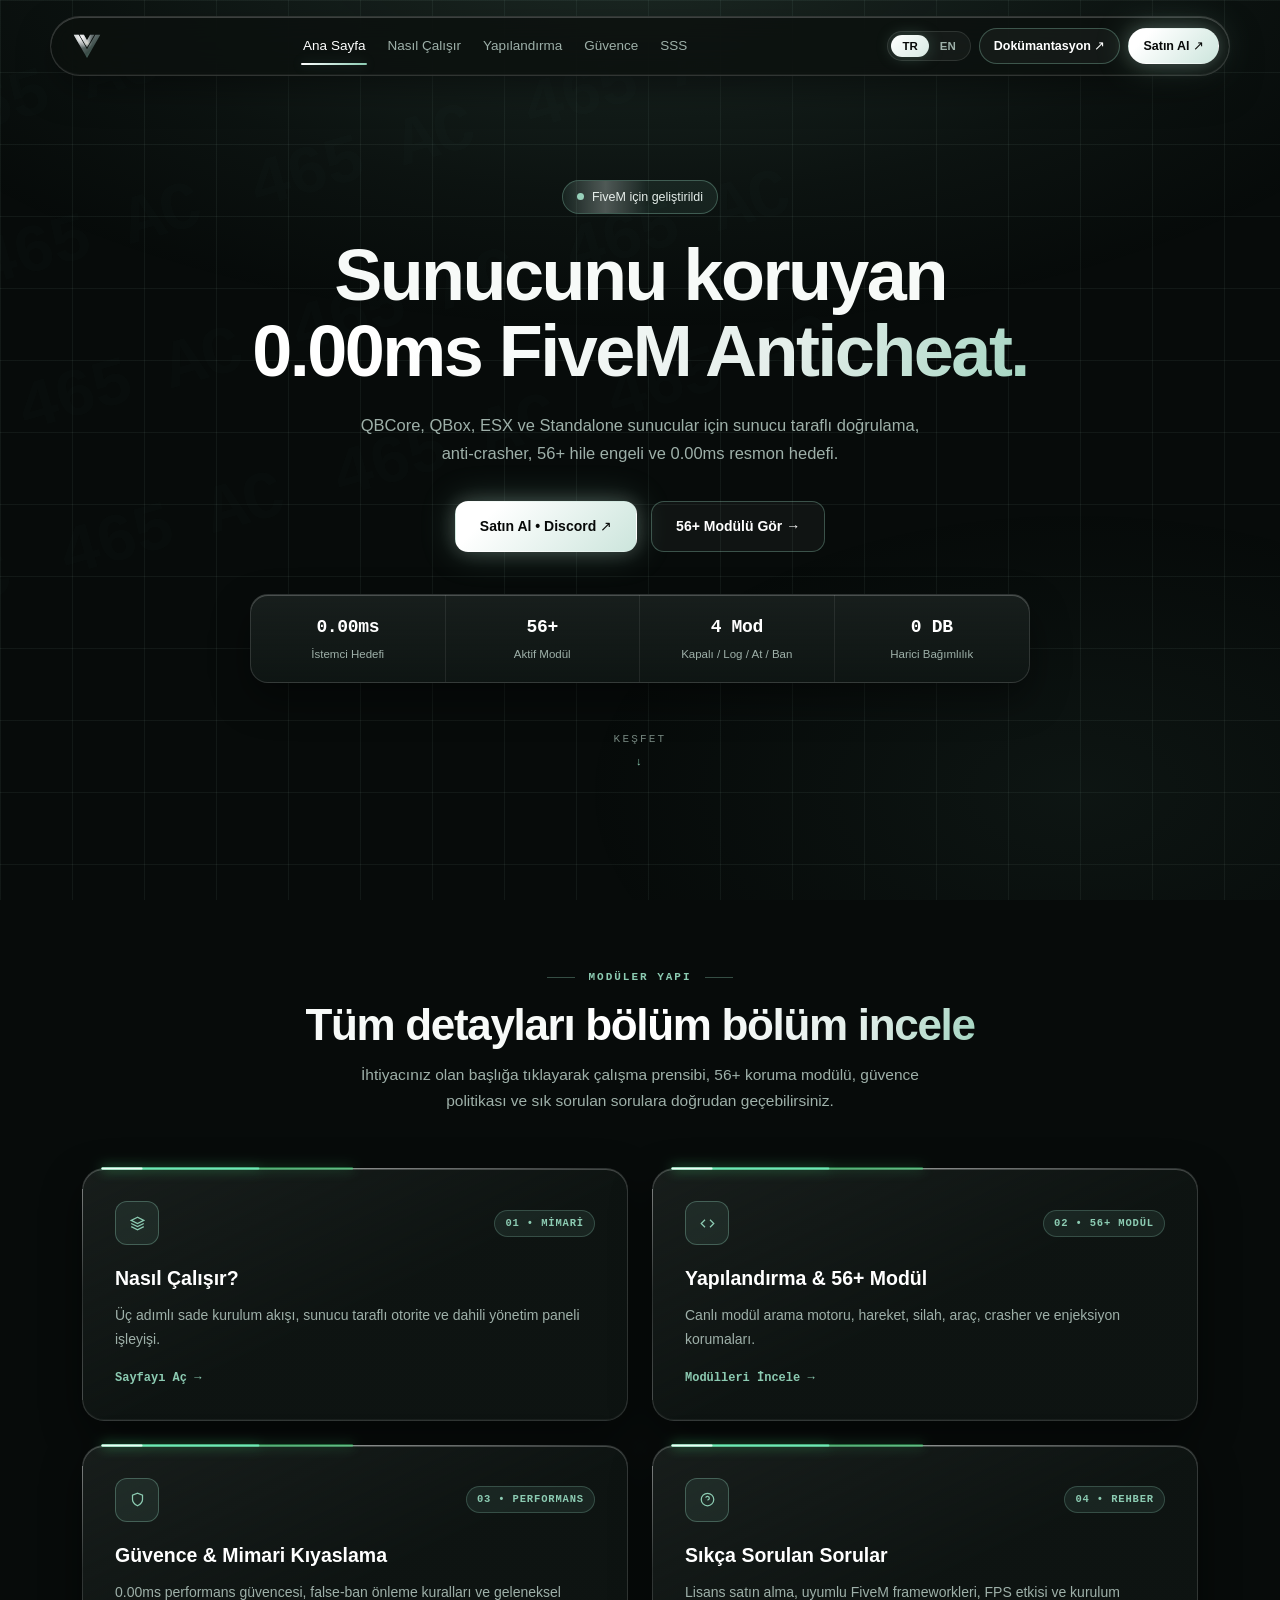
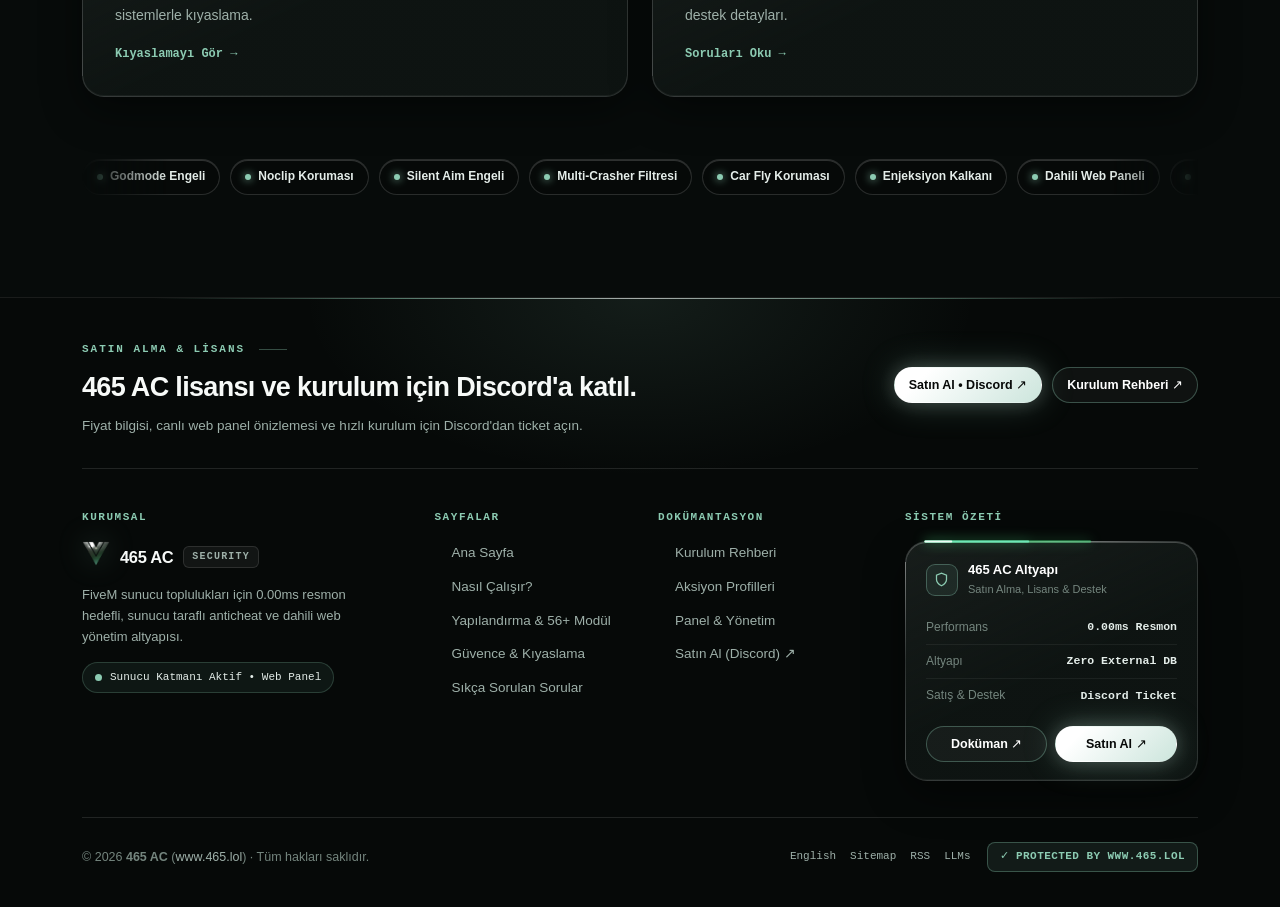
<file: website/index.html>
<!DOCTYPE html>
<html lang="tr" class="notranslate">
<head>
  <meta charset="UTF-8">
  <meta name="viewport" content="width=device-width, initial-scale=1.0">
  <meta name="google" content="notranslate">
  <title>465 AC — 0.00ms FiveM Anticheat & Hile Koruma Sistemi</title>
  <meta name="description" content="QBCore, QBox ve ESX sunucular için 0.00ms resmon hedefli FiveM anticheat sistemi. 56+ hile koruması, anti-crasher filtresi ve dahili web yönetim paneli.">
  <meta name="keywords" content="fivem anticheat, fivem anti cheat, 0.00ms anticheat, qbcore anticheat, qbox anticheat, esx anticheat, fivem hile koruma, fivem anti crasher, 465 ac">
  <meta name="author" content="465 AC">
  <meta name="application-name" content="465 AC">
  <meta name="referrer" content="strict-origin-when-cross-origin">
  <meta name="robots" content="index, follow, max-image-preview:large, max-snippet:-1">
  <meta name="theme-color" content="#8ccbb2">
  <link rel="canonical" href="https://www.465.lol/">
  <link rel="alternate" hreflang="tr" href="https://www.465.lol/">
  <link rel="alternate" hreflang="en" href="https://www.465.lol/en">
  <link rel="alternate" hreflang="x-default" href="https://www.465.lol/en">
  <link rel="alternate" type="application/rss+xml" title="465 AC Feed" href="https://www.465.lol/feed.xml">
  <link rel="alternate" type="text/plain" title="465 AC LLM Context" href="https://www.465.lol/llms.txt">
  <link rel="icon" type="image/svg+xml" href="assets/logo.svg">
  <link rel="icon" type="image/png" sizes="531x465" href="assets/logo-465.png">
  <link rel="apple-touch-icon" href="assets/logo-465.png">
  <link rel="manifest" href="site.webmanifest">
  <link rel="dns-prefetch" href="https://discord.gg">
  <link rel="dns-prefetch" href="https://www.googletagmanager.com">

  <meta property="og:type" content="website">
  <meta property="og:site_name" content="465 AC">
  <meta property="og:title" content="465 AC — 0.00ms FiveM Anticheat & Hile Koruma Sistemi">
  <meta property="og:description" content="QBCore, QBox ve ESX sunucular için 0.00ms resmon hedefli FiveM anticheat sistemi. 56+ hile koruması, anti-crasher filtresi ve dahili web yönetim paneli.">
  <meta property="og:url" content="https://www.465.lol/">
  <meta property="og:updated_time" content="2026-11-21T16:25:00+03:00">
  <meta property="og:image" content="https://www.465.lol/assets/og-banner.png">
  <meta property="og:image:type" content="image/png">
  <meta property="og:image:width" content="1200">
  <meta property="og:image:height" content="630">
  <meta property="og:image:alt" content="465 AC — 0.00ms FiveM Anticheat">
  <meta property="og:locale" content="tr_TR">
  <meta property="og:locale:alternate" content="en_US">

  <meta name="twitter:card" content="summary_large_image">
  <meta name="twitter:title" content="465 AC — 0.00ms FiveM Anticheat & Hile Koruma Sistemi">
  <meta name="twitter:description" content="QBCore, QBox ve ESX sunucular için 0.00ms resmon hedefli FiveM anticheat sistemi. 56+ hile koruması, anti-crasher filtresi ve dahili web yönetim paneli.">
  <meta name="twitter:image" content="https://www.465.lol/assets/og-banner.png">
  <meta name="twitter:image:alt" content="465 AC — FiveM Anti-Cheat">

  <link rel="preload" as="style" href="assets/app.v26.min.css">
  
  <link rel="stylesheet" href="assets/app.v26.min.css">

  <script type="application/ld+json">{"@context":"https://schema.org","@graph":[{"@type":"Organization","@id":"https://www.465.lol/#organization","name":"465 AC","alternateName":["465 Anticheat","465 Anti-Cheat","465 FiveM Anticheat"],"url":"https://www.465.lol/","logo":{"@type":"ImageObject","url":"https://www.465.lol/assets/logo-465.png","width":531,"height":465},"image":"https://www.465.lol/assets/og-banner.png","sameAs":["https://discord.gg/YYNvMMJZTm"],"knowsAbout":["FiveM Anticheat","FiveM Server Security","Anti-Crasher","QBCore","QBox","ESX"],"contactPoint":[{"@type":"ContactPoint","contactType":"customer support","url":"https://discord.gg/YYNvMMJZTm","availableLanguage":["Turkish","English"]}],"description":"FiveM QBCore, QBox, ESX ve Standalone sunucular için 0.00ms resmon hedefli sunucu taraflı anticheat ve dahili web yönetim altyapısı."},{"@type":"WebSite","name":"465 AC — FiveM Anticheat","url":"https://www.465.lol/","inLanguage":["tr-TR","en-US"],"publisher":{"@id":"https://www.465.lol/#organization"},"potentialAction":{"@type":"SearchAction","target":{"@type":"EntryPoint","urlTemplate":"https://www.465.lol/yapilandirma?q={search_term_string}"},"query-input":"required name=search_term_string"}},{"@type":"SoftwareApplication","name":"465 AC FiveM Anticheat","alternateName":"465 AC FiveM Anti-Cheat","applicationCategory":"SecurityApplication","operatingSystem":"Windows, Linux","softwareRequirements":"FiveM","isAccessibleForFree":false,"softwareVersion":"4.2","inLanguage":"tr","url":"https://www.465.lol/","image":"https://www.465.lol/assets/og-banner.png","screenshot":"https://www.465.lol/assets/og-banner.png","keywords":"FiveM Anticheat, FiveM Anti-Cheat, 0.00ms Resmon, QBCore Anticheat, QBox Anticheat, ESX Anticheat, FiveM Anti-Crasher, Hile Koruma","author":{"@id":"https://www.465.lol/#organization"},"publisher":{"@id":"https://www.465.lol/#organization"},"description":"QBCore, QBox ve ESX sunucular için 0.00ms resmon hedefli, sunucu taraflı doğrulama, anti-noclip, anti-aimbot, multi-crasher filtresi ve dahili web paneline sahip FiveM anticheat sistemi.","featureList":["0.00ms resmon performans hedefi","56+ aktif FiveM anticheat koruma modülü","Sunucu taraflı hareket, silah ve araç doğrulama","Multi-Crasher, entity spam ve partikül saldırı filtresi","Çok katmanlı bütünlük ve enjeksiyon kalkanı","Dahili web yönetim paneli","QBCore, QBox, ESX ve Standalone uyumluluğu"]},{"@type":"ItemList","name":"465 AC Bölümleri","itemListElement":[{"@type":"ListItem","position":1,"name":"Nasıl Çalışır?","url":"https://www.465.lol/nasil-calisir"},{"@type":"ListItem","position":2,"name":"Yapılandırma & 56+ Modül","url":"https://www.465.lol/yapilandirma"},{"@type":"ListItem","position":3,"name":"Güvence & Kıyaslama","url":"https://www.465.lol/guvence"},{"@type":"ListItem","position":4,"name":"Sıkça Sorulan Sorular","url":"https://www.465.lol/sss"},{"@type":"ListItem","position":5,"name":"Kurulum & Dokümantasyon","url":"https://www.465.lol/docs"}]},{"@type":"BreadcrumbList","itemListElement":[{"@type":"ListItem","position":1,"name":"Ana Sayfa","item":"https://www.465.lol/"}]}]}</script>
  <script type="speculationrules">{"prefetch":[{"source":"document","where":{"and":[{"href_matches":"/*"},{"not":{"href_matches":"/*.xml"}}]},"eagerness":"moderate"}]}</script>
</head>
<body>
  <div class="bg-grid" aria-hidden="true"></div>
  <div class="navbar-wrap">
    <header class="navbar-pill">
      <a href="/" class="brand" aria-label="465 AC Ana Sayfa">
        <img src="assets/logo.svg" alt="465 AC FiveM Anti-Cheat Logo" width="32" height="32" decoding="sync" fetchpriority="high" style="display:block;">
      </a>
      <nav class="nav-links" id="primaryNavLinks" aria-label="Ana Menü">
        <a href="/" class="active">Ana Sayfa</a><a href="/nasil-calisir">Nasıl Çalışır</a><a href="/yapilandirma">Yapılandırma</a><a href="/guvence">Güvence</a><a href="/sss">SSS</a>
        <a href="/docs" class="nav-mobile-only">Dokümantasyon ↗</a>
        <a href="https://discord.gg/YYNvMMJZTm" target="_blank" rel="noopener noreferrer" class="nav-mobile-only">Satın Al • Discord ↗</a>
      </nav>
      <div class="nav-actions">
        <div class="lang-switch" aria-label="Dil Seçimi">
          <button type="button" data-lang-btn="tr" class="active" onclick="set465Lang('tr')">TR</button>
          <button type="button" data-lang-btn="en" onclick="set465Lang('en')">EN</button>
        </div>
        <a href="/docs" class="btn btn-dark btn-sm">Dokümantasyon ↗</a>
        <a href="https://discord.gg/YYNvMMJZTm" target="_blank" rel="noopener noreferrer" class="btn btn-white btn-sm">Satın Al ↗</a>
        <button type="button" class="mobile-toggle" id="mobileNavToggle" aria-label="Menüyü Aç">☰</button>
      </div>
    </header>
  </div>
  <button type="button" class="scroll-top-btn" id="scrollTopBtn" onclick="window.scrollTo({top:0,behavior:'smooth'})" aria-label="Yukarı çık"><svg width="18" height="18" viewBox="0 0 24 24" fill="none" stroke="currentColor" stroke-width="2.2"><line x1="12" y1="19" x2="12" y2="5"/><polyline points="5 12 12 5 19 12"/></svg></button>
  <main><section class="hero" id="baslangic">
    <div class="hero-watermark" aria-hidden="true">
      <div class="hero-wm-row"><span>465 AC</span><span>465 AC</span><span>465 AC</span><span>465 AC</span><span>465 AC</span></div><div class="hero-wm-row"><span>465 AC</span><span>465 AC</span><span>465 AC</span><span>465 AC</span><span>465 AC</span></div><div class="hero-wm-row"><span>465 AC</span><span>465 AC</span><span>465 AC</span><span>465 AC</span><span>465 AC</span></div><div class="hero-wm-row"><span>465 AC</span><span>465 AC</span><span>465 AC</span><span>465 AC</span><span>465 AC</span></div><div class="hero-wm-row"><span>465 AC</span><span>465 AC</span><span>465 AC</span><span>465 AC</span><span>465 AC</span></div>
    </div>
    <div class="hero-badge hero-anim-1"><span class="hero-badge-dot"></span><span>FiveM için geliştirildi</span></div>
    <h1 class="hero-anim-2"><span>Sunucunu koruyan</span><br><span class="silver-grad">0.00ms FiveM Anticheat.</span></h1>
    <p class="hero-sub hero-anim-3">QBCore, QBox, ESX ve Standalone sunucular için sunucu taraflı doğrulama, anti-crasher, 56+ hile engeli ve 0.00ms resmon hedefi.</p>
    <div class="hero-cta hero-anim-4">
      <a href="https://discord.gg/YYNvMMJZTm" target="_blank" rel="noopener noreferrer" class="btn btn-white btn-lg">Satın Al • Discord ↗</a>
      <a href="/yapilandirma" class="btn btn-dark btn-lg">56+ Modülü Gör →</a>
    </div>
    <div class="hero-telemetry hero-anim-5" aria-label="Sistem Metrikleri">
      <div class="ht-item"><span class="ht-val">0.00ms</span><span class="ht-lbl">İstemci Hedefi</span></div>
      <div class="ht-item"><span class="ht-val">56+</span><span class="ht-lbl">Aktif Modül</span></div>
      <div class="ht-item"><span class="ht-val">4 Mod</span><span class="ht-lbl">Kapalı / Log / At / Ban</span></div>
      <div class="ht-item"><span class="ht-val">0 DB</span><span class="ht-lbl">Harici Bağımlılık</span></div>
    </div>
    <a href="#ozet" class="scroll-cue hero-anim-5" onclick="document.getElementById('ozet').scrollIntoView({behavior:'smooth'});return false;">
      <span>KEŞFET</span><span>↓</span>
    </a>
  </section>

  <section class="section" id="ozet">
    <div class="container">
      <div class="section-head" data-reveal>
        <div class="eyebrow">MODÜLER YAPI</div>
        <h2>Tüm detayları <span class="silver-grad">bölüm bölüm incele</span></h2>
        <p style="margin:12px auto 0;max-width:600px;font-size:15.5px;color:var(--text-muted);line-height:1.7;">
          İhtiyacınız olan başlığa tıklayarak çalışma prensibi, 56+ koruma modülü, güvence politikası ve sık sorulan sorulara doğrudan geçebilirsiniz.
        </p>
      </div>

      <div class="hub-grid" data-reveal>
        <a href="/nasil-calisir" class="snake-box hub-card">
          <div class="hub-card-top">
            <div class="sq-icon" style="margin-bottom:0;"><svg width="15" height="15" viewBox="0 0 24 24" fill="none" stroke="currentColor" stroke-width="2"><polygon points="12 2 2 7 12 12 22 7 12 2"/><polyline points="2 17 12 22 22 17"/><polyline points="2 12 12 17 22 12"/></svg></div>
            <span class="hub-step">01 • MİMARİ</span>
          </div>
          <h3>Nasıl Çalışır?</h3>
          <p>Üç adımlı sade kurulum akışı, sunucu taraflı otorite ve dahili yönetim paneli işleyişi.</p>
          <span class="hub-link">Sayfayı Aç →</span>
        </a>

        <a href="/yapilandirma" class="snake-box hub-card">
          <div class="hub-card-top">
            <div class="sq-icon" style="margin-bottom:0;"><svg width="15" height="15" viewBox="0 0 24 24" fill="none" stroke="currentColor" stroke-width="2"><polyline points="16 18 22 12 16 6"/><polyline points="8 6 2 12 8 18"/></svg></div>
            <span class="hub-step">02 • 56+ MODÜL</span>
          </div>
          <h3>Yapılandırma &amp; 56+ Modül</h3>
          <p>Canlı modül arama motoru, hareket, silah, araç, crasher ve enjeksiyon korumaları.</p>
          <span class="hub-link">Modülleri İncele →</span>
        </a>

        <a href="/guvence" class="snake-box hub-card">
          <div class="hub-card-top">
            <div class="sq-icon" style="margin-bottom:0;"><svg width="15" height="15" viewBox="0 0 24 24" fill="none" stroke="currentColor" stroke-width="2"><path d="M12 22s8-4 8-10V5l-8-3-8 3v7c0 6 8 10 8 10z"/></svg></div>
            <span class="hub-step">03 • PERFORMANS</span>
          </div>
          <h3>Güvence &amp; Mimari Kıyaslama</h3>
          <p>0.00ms performans güvencesi, false-ban önleme kuralları ve geleneksel sistemlerle kıyaslama.</p>
          <span class="hub-link">Kıyaslamayı Gör →</span>
        </a>

        <a href="/sss" class="snake-box hub-card">
          <div class="hub-card-top">
            <div class="sq-icon" style="margin-bottom:0;"><svg width="15" height="15" viewBox="0 0 24 24" fill="none" stroke="currentColor" stroke-width="2"><circle cx="12" cy="12" r="10"/><path d="M9.09 9a3 3 0 0 1 5.83 1c0 2-3 3-3 3"/><line x1="12" y1="17" x2="12.01" y2="17"/></svg></div>
            <span class="hub-step">04 • REHBER</span>
          </div>
          <h3>Sıkça Sorulan Sorular</h3>
          <p>Lisans satın alma, uyumlu FiveM frameworkleri, FPS etkisi ve kurulum destek detayları.</p>
          <span class="hub-link">Soruları Oku →</span>
        </a>
      </div>

      <div style="margin-top:56px;" data-reveal>
        <div class="feat-marquee-wrap" aria-label="Öne Çıkan Korumalar">
          <div class="feat-marquee-track">
            <span class="feat-pill">Godmode Engeli</span><span class="feat-pill">Noclip Koruması</span><span class="feat-pill">Silent Aim Engeli</span><span class="feat-pill">Multi-Crasher Filtresi</span><span class="feat-pill">Car Fly Koruması</span><span class="feat-pill">Enjeksiyon Kalkanı</span><span class="feat-pill">Dahili Web Paneli</span><span class="feat-pill">Discord Kanıt Webhook</span>
            <span class="feat-pill">Godmode Engeli</span><span class="feat-pill">Noclip Koruması</span><span class="feat-pill">Silent Aim Engeli</span><span class="feat-pill">Multi-Crasher Filtresi</span><span class="feat-pill">Car Fly Koruması</span><span class="feat-pill">Enjeksiyon Kalkanı</span><span class="feat-pill">Dahili Web Paneli</span><span class="feat-pill">Discord Kanıt Webhook</span>
          </div>
        </div>
      </div>
    </div>
  </section></main>
  <footer class="footer">
    <div class="container">
      <div class="footer-cta-band">
        <div>
          <div class="eyebrow left" style="margin-bottom:0;">SATIN ALMA &amp; LİSANS</div>
          <h2>465 AC lisansı ve kurulum için Discord'a katıl.</h2>
          <p style="margin:6px 0 0;font-size:13.5px;color:var(--text-muted);">Fiyat bilgisi, canlı web panel önizlemesi ve hızlı kurulum için Discord'dan ticket açın.</p>
        </div>
        <div style="display:flex;flex-wrap:wrap;gap:10px;">
          <a href="https://discord.gg/YYNvMMJZTm" target="_blank" rel="noopener noreferrer" class="btn btn-white btn-sm">Satın Al • Discord ↗</a>
          <a href="/docs" class="btn btn-dark btn-sm">Kurulum Rehberi ↗</a>
        </div>
      </div>

      <div class="footer-grid">
        <div>
          <div class="footer-col-title">KURUMSAL</div>
          <div class="footer-brand-logo">
            <picture><source srcset="assets/logo-465.webp" type="image/webp"><img src="assets/logo-465.png" alt="465 AC Şeffaf Logo" width="28" height="25" loading="lazy" decoding="async"></picture>
            <strong style="font-size:16.5px;letter-spacing:-0.02em;">465 AC</strong>
            <span class="footer-brand-tag">SECURITY</span>
          </div>
          <p style="font-size:13px;color:var(--text-muted);margin:0;max-width:290px;line-height:1.6;">
            FiveM sunucu toplulukları için 0.00ms resmon hedefli, sunucu taraflı anticheat ve dahili web yönetim altyapısı.
          </p>
          <div class="footer-status">
            <span class="hero-badge-dot"></span>
            <span>Sunucu Katmanı Aktif • Web Panel</span>
          </div>
        </div>

        <div>
          <div class="footer-col-title">SAYFALAR</div>
          <ul>
            <li><a href="/">Ana Sayfa</a></li>
            <li><a href="/nasil-calisir">Nasıl Çalışır?</a></li>
            <li><a href="/yapilandirma">Yapılandırma &amp; 56+ Modül</a></li>
            <li><a href="/guvence">Güvence &amp; Kıyaslama</a></li>
            <li><a href="/sss">Sıkça Sorulan Sorular</a></li>
          </ul>
        </div>

        <div>
          <div class="footer-col-title">DOKÜMANTASYON</div>
          <ul>
            <li><a href="/docs">Kurulum Rehberi</a></li>
            <li><a href="/docs#aksiyonlar">Aksiyon Profilleri</a></li>
            <li><a href="/docs#yonetim">Panel &amp; Yönetim</a></li>
            <li><a href="https://discord.gg/YYNvMMJZTm" target="_blank" rel="noopener noreferrer">Satın Al (Discord) ↗</a></li>
          </ul>
        </div>

        <div>
          <div class="footer-col-title">SİSTEM ÖZETİ</div>
          <div class="snake-box footer-hub-card">
            <div style="display:flex;align-items:center;gap:10px;">
              <div class="sq-icon" style="width:32px;height:32px;margin-bottom:0;border-radius:9px;"><svg width="15" height="15" viewBox="0 0 24 24" fill="none" stroke="currentColor" stroke-width="2"><path d="M12 22s8-4 8-10V5l-8-3-8 3v7c0 6 8 10 8 10z"/></svg></div>
              <div>
                <div style="font-size:13px;font-weight:700;color:#fff;">465 AC Altyapı</div>
                <div style="font-size:11px;color:var(--text-dim);">Satın Alma, Lisans &amp; Destek</div>
              </div>
            </div>
            <div class="footer-kv-list">
              <div class="footer-kv"><span class="footer-kv-lbl">Performans</span><span class="footer-kv-val">0.00ms Resmon</span></div>
              <div class="footer-kv"><span class="footer-kv-lbl">Altyapı</span><span class="footer-kv-val">Zero External DB</span></div>
              <div class="footer-kv"><span class="footer-kv-lbl">Satış &amp; Destek</span><span class="footer-kv-val">Discord Ticket</span></div>
            </div>
            <div style="display:grid;grid-template-columns:1fr 1fr;gap:8px;">
              <a href="/docs" class="btn btn-dark btn-sm">Doküman ↗</a>
              <a href="https://discord.gg/YYNvMMJZTm" target="_blank" rel="noopener noreferrer" class="btn btn-white btn-sm">Satın Al ↗</a>
            </div>
          </div>
        </div>
      </div>

      <div class="footer-bottom">
        <span>© 2026 <strong>465 AC</strong> (<a href="https://www.465.lol/" style="color:var(--text-muted)">www.465.lol</a>) · Tüm hakları saklıdır.</span>
        <div style="display:flex;flex-wrap:wrap;align-items:center;gap:16px;">
          <div class="footer-legal-links">
            <a href="/en">English</a>
            <a href="/sitemap.xml">Sitemap</a>
            <a href="/feed.xml">RSS</a>
            <a href="/llms.txt">LLMs</a>
          </div>
          <span class="dmca-badge">✓ PROTECTED BY WWW.465.LOL</span>
        </div>
      </div>
    </div>
  </footer>
  <script src="assets/app.v26.min.js" defer></script>
  <script>window.dataLayer=window.dataLayer||[];function gtag(){dataLayer.push(arguments);}gtag('js',new Date());</script>
</body>
</html>
</file>
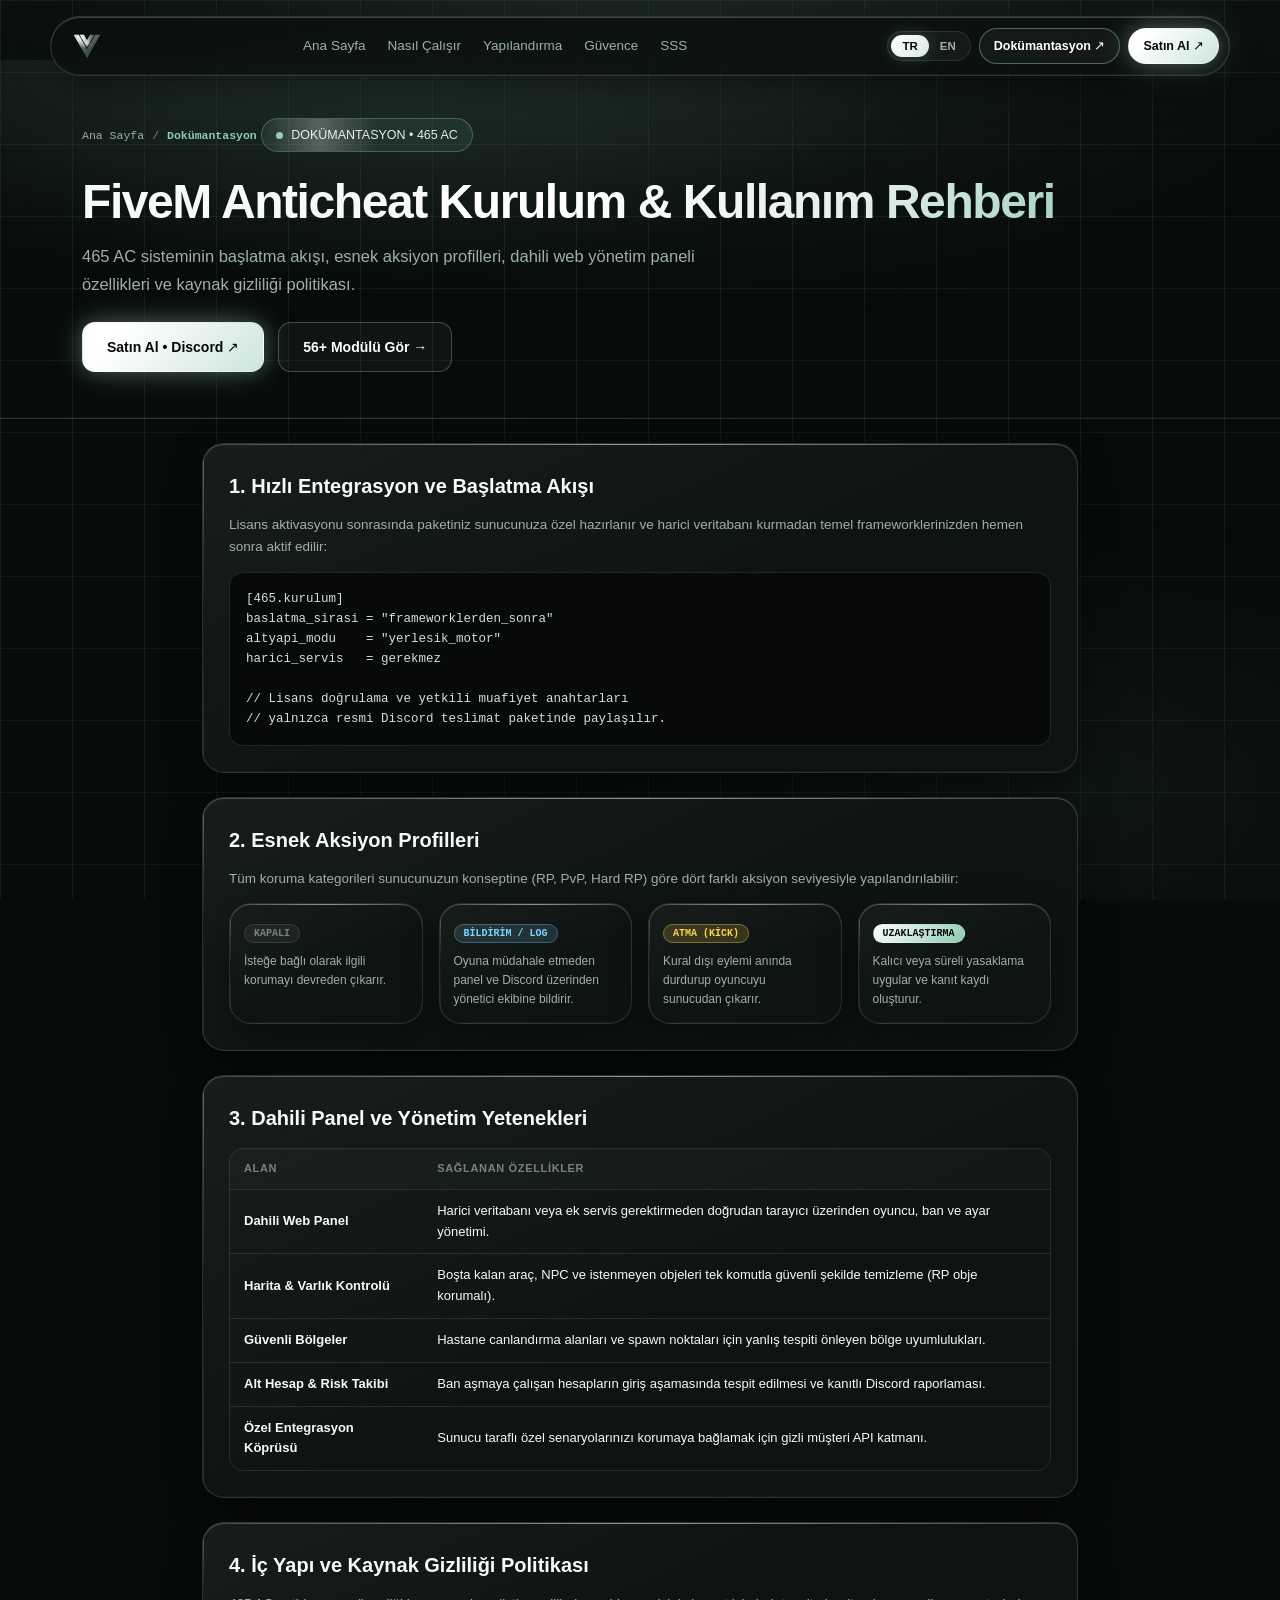
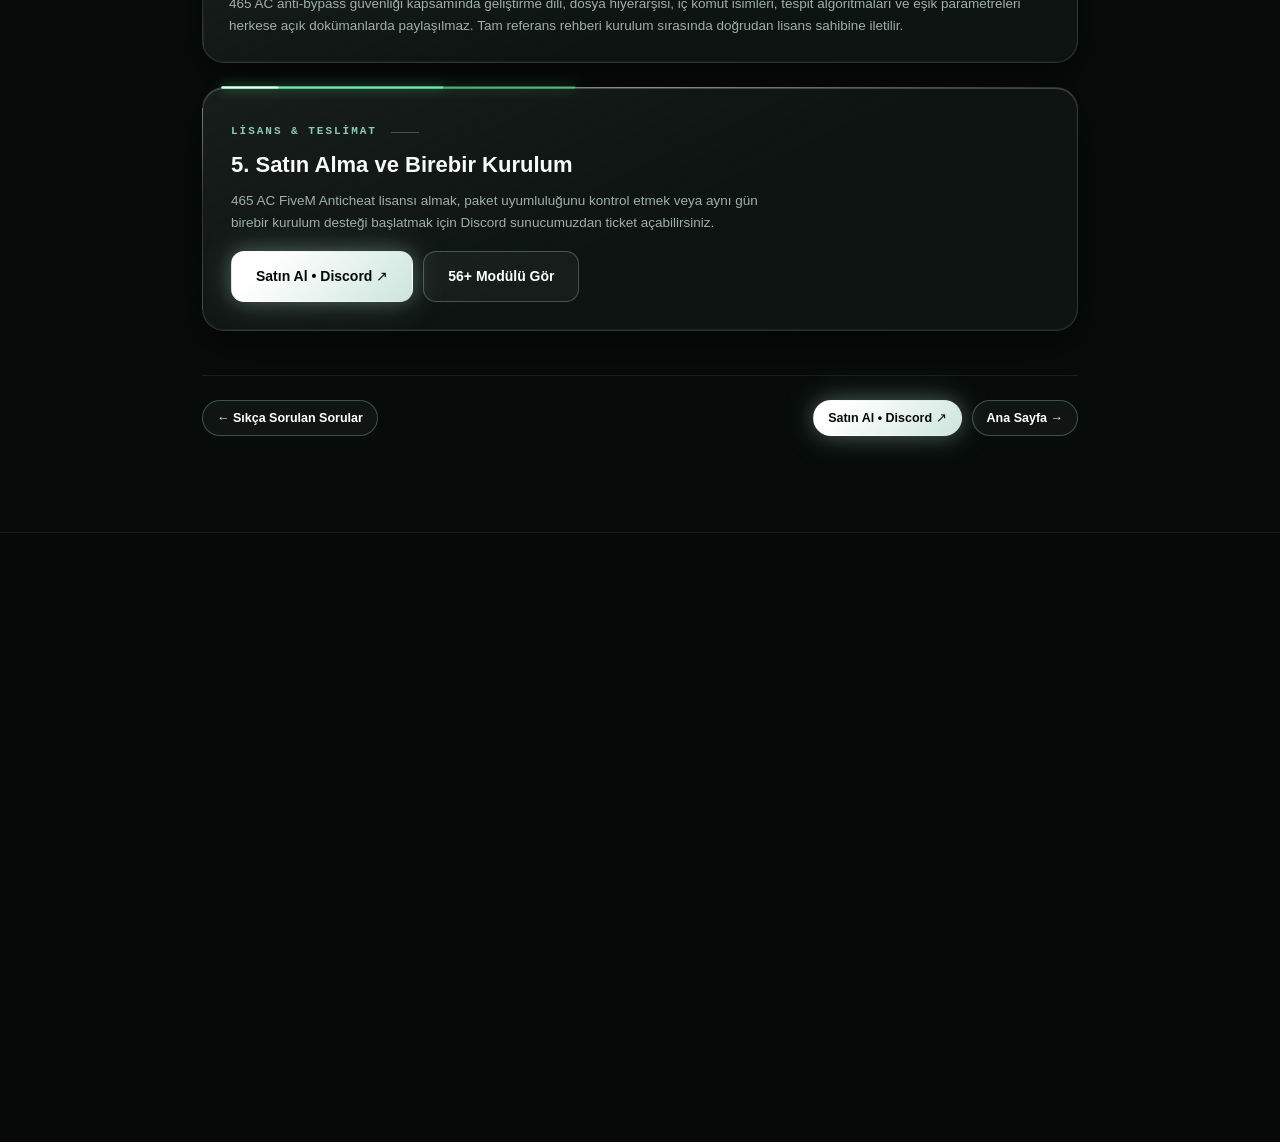
<file: website/docs.html>
<!DOCTYPE html>
<html lang="tr" class="notranslate">
<head>
  <meta charset="UTF-8">
  <meta name="viewport" content="width=device-width, initial-scale=1.0">
  <meta name="google" content="notranslate">
  <title>465 AC Kurulum Rehberi & Dahili Web Panel | FiveM Anticheat</title>
  <meta name="description" content="465 AC FiveM anticheat hızlı kurulum sırası, Kapalı/Log/Kick/Ban aksiyon profilleri, dahili web paneli ve kaynak gizliliği dokümantasyonu.">
  <meta name="keywords" content="465 ac dokümantasyon, fivem anticheat kurulum rehberi, web panel fivem, fivem anticheat aksiyon profilleri">
  <meta name="author" content="465 AC">
  <meta name="application-name" content="465 AC">
  <meta name="referrer" content="strict-origin-when-cross-origin">
  <meta name="robots" content="index, follow, max-image-preview:large, max-snippet:-1">
  <meta name="theme-color" content="#8ccbb2">
  <link rel="canonical" href="https://www.465.lol/docs">
  <link rel="alternate" hreflang="tr" href="https://www.465.lol/docs">
  <link rel="alternate" type="application/rss+xml" title="465 AC Feed" href="https://www.465.lol/feed.xml">
  <link rel="alternate" type="text/plain" title="465 AC LLM Context" href="https://www.465.lol/llms.txt">
  <link rel="icon" type="image/svg+xml" href="assets/logo.svg">
  <link rel="icon" type="image/png" sizes="531x465" href="assets/logo-465.png">
  <link rel="apple-touch-icon" href="assets/logo-465.png">
  <link rel="manifest" href="site.webmanifest">
  <link rel="dns-prefetch" href="https://discord.gg">
  <link rel="dns-prefetch" href="https://www.googletagmanager.com">

  <meta property="og:type" content="article">
  <meta property="og:site_name" content="465 AC">
  <meta property="og:title" content="465 AC Kurulum Rehberi & Dahili Web Panel | FiveM Anticheat">
  <meta property="og:description" content="465 AC FiveM anticheat hızlı kurulum sırası, Kapalı/Log/Kick/Ban aksiyon profilleri, dahili web paneli ve kaynak gizliliği dokümantasyonu.">
  <meta property="og:url" content="https://www.465.lol/docs">
  <meta property="og:updated_time" content="2026-11-21T16:25:00+03:00">
  <meta property="og:image" content="https://www.465.lol/assets/og-banner.png">
  <meta property="og:image:type" content="image/png">
  <meta property="og:image:width" content="1200">
  <meta property="og:image:height" content="630">
  <meta property="og:image:alt" content="465 AC — 0.00ms FiveM Anticheat">
  <meta property="og:locale" content="tr_TR">
  

  <meta name="twitter:card" content="summary_large_image">
  <meta name="twitter:title" content="465 AC Kurulum Rehberi & Dahili Web Panel | FiveM Anticheat">
  <meta name="twitter:description" content="465 AC FiveM anticheat hızlı kurulum sırası, Kapalı/Log/Kick/Ban aksiyon profilleri, dahili web paneli ve kaynak gizliliği dokümantasyonu.">
  <meta name="twitter:image" content="https://www.465.lol/assets/og-banner.png">
  <meta name="twitter:image:alt" content="465 AC — FiveM Anti-Cheat">

  <link rel="preload" as="style" href="assets/app.v26.min.css">
  
  <link rel="stylesheet" href="assets/app.v26.min.css">

  <script type="application/ld+json">{"@context":"https://schema.org","@graph":[{"@type":"Organization","@id":"https://www.465.lol/#organization","name":"465 AC","alternateName":["465 Anticheat","465 Anti-Cheat","465 FiveM Anticheat"],"url":"https://www.465.lol/","logo":{"@type":"ImageObject","url":"https://www.465.lol/assets/logo-465.png","width":531,"height":465},"image":"https://www.465.lol/assets/og-banner.png","sameAs":["https://discord.gg/YYNvMMJZTm"],"knowsAbout":["FiveM Anticheat","FiveM Server Security","Anti-Crasher","QBCore","QBox","ESX"],"contactPoint":[{"@type":"ContactPoint","contactType":"customer support","url":"https://discord.gg/YYNvMMJZTm","availableLanguage":["Turkish","English"]}],"description":"FiveM QBCore, QBox, ESX ve Standalone sunucular için 0.00ms resmon hedefli sunucu taraflı anticheat ve dahili web yönetim altyapısı."},{"@type":"TechArticle","headline":"465 AC FiveM Anticheat Kurulum & Kullanım Rehberi","description":"0.00ms resmon 465 AC FiveM anticheat entegrasyon sırası, esnek aksiyon profilleri ve dahili web yönetim paneli rehberi.","keywords":"465 AC, FiveM Anticheat, Kurulum Rehberi, Dahili Web Panel, QBCore, QBox, ESX","articleSection":["Kurulum","Aksiyon Profilleri","Dahili Panel","Güvenlik Politikası"],"inLanguage":"tr","datePublished":"2026-11-20","dateModified":"2026-11-21","mainEntityOfPage":"https://www.465.lol/docs","author":{"@id":"https://www.465.lol/#organization"},"publisher":{"@id":"https://www.465.lol/#organization"}},{"@type":"BreadcrumbList","itemListElement":[{"@type":"ListItem","position":1,"name":"Ana Sayfa","item":"https://www.465.lol/"},{"@type":"ListItem","position":2,"name":"Dokümantasyon","item":"https://www.465.lol/docs"}]}]}</script>
  <script type="speculationrules">{"prefetch":[{"source":"document","where":{"and":[{"href_matches":"/*"},{"not":{"href_matches":"/*.xml"}}]},"eagerness":"moderate"}]}</script>
</head>
<body>
  <div class="bg-grid" aria-hidden="true"></div>
  <div class="navbar-wrap">
    <header class="navbar-pill">
      <a href="/" class="brand" aria-label="465 AC Ana Sayfa">
        <img src="assets/logo.svg" alt="465 AC FiveM Anti-Cheat Logo" width="32" height="32" decoding="sync" fetchpriority="high" style="display:block;">
      </a>
      <nav class="nav-links" id="primaryNavLinks" aria-label="Ana Menü">
        <a href="/">Ana Sayfa</a><a href="/nasil-calisir">Nasıl Çalışır</a><a href="/yapilandirma">Yapılandırma</a><a href="/guvence">Güvence</a><a href="/sss">SSS</a>
        <a href="/docs" class="nav-mobile-only active">Dokümantasyon ↗</a>
        <a href="https://discord.gg/YYNvMMJZTm" target="_blank" rel="noopener noreferrer" class="nav-mobile-only">Satın Al • Discord ↗</a>
      </nav>
      <div class="nav-actions">
        <div class="lang-switch" aria-label="Dil Seçimi">
          <button type="button" data-lang-btn="tr" class="active" onclick="set465Lang('tr')">TR</button>
          <button type="button" data-lang-btn="en" onclick="set465Lang('en')">EN</button>
        </div>
        <a href="/docs" class="btn btn-dark btn-sm" style="border-color:rgba(140,203,178,0.45);color:#fff;">Dokümantasyon ↗</a>
        <a href="https://discord.gg/YYNvMMJZTm" target="_blank" rel="noopener noreferrer" class="btn btn-white btn-sm">Satın Al ↗</a>
        <button type="button" class="mobile-toggle" id="mobileNavToggle" aria-label="Menüyü Aç">☰</button>
      </div>
    </header>
  </div>
  <button type="button" class="scroll-top-btn" id="scrollTopBtn" onclick="window.scrollTo({top:0,behavior:'smooth'})" aria-label="Yukarı çık"><svg width="18" height="18" viewBox="0 0 24 24" fill="none" stroke="currentColor" stroke-width="2.2"><line x1="12" y1="19" x2="12" y2="5"/><polyline points="5 12 12 5 19 12"/></svg></button>
  <main><section class="page-hero">
    <div class="container">
      <nav class="breadcrumb" aria-label="Sayfa Yolu">
        <a href="/">Ana Sayfa</a>
        <span aria-hidden="true">/</span>
        <span aria-current="page">Dokümantasyon</span>
      </nav>
      <div class="hero-badge"><span class="hero-badge-dot"></span><span>DOKÜMANTASYON • 465 AC</span></div>
      <h1>FiveM Anticheat <span class="silver-grad">Kurulum &amp; Kullanım Rehberi</span></h1>
      <p class="hero-sub" style="margin-left:0;margin-bottom:24px;max-width:680px;">465 AC sisteminin başlatma akışı, esnek aksiyon profilleri, dahili web yönetim paneli özellikleri ve kaynak gizliliği politikası.</p>
      <div class="hero-cta" style="justify-content:flex-start;margin-bottom:0;"><a href="https://discord.gg/YYNvMMJZTm" target="_blank" rel="noopener noreferrer" class="btn btn-white btn-lg">Satın Al • Discord ↗</a><a href="/yapilandirma" class="btn btn-dark btn-lg">56+ Modülü Gör →</a></div>
    </div>
  </section>
  <section class="section" style="padding-top:24px;">
    <div class="container" style="max-width:940px;">
      <div class="card" style="padding:26px;margin-bottom:24px;" data-reveal>
        <h2 style="margin:0 0 12px;font-size:20px;">1. Hızlı Entegrasyon ve Başlatma Akışı</h2>
        <p style="font-size:13.5px;color:var(--text-muted);margin:0 0 14px;">
          Lisans aktivasyonu sonrasında paketiniz sunucunuza özel hazırlanır ve harici veritabanı kurmadan temel frameworklerinizden hemen sonra aktif edilir:
        </p>
        <pre class="code-block">[465.kurulum]
baslatma_sirasi = "frameworklerden_sonra"
altyapi_modu    = "yerlesik_motor"
harici_servis   = gerekmez

// Lisans doğrulama ve yetkili muafiyet anahtarları
// yalnızca resmi Discord teslimat paketinde paylaşılır.</pre>
      </div>

      <div class="card" id="aksiyonlar" style="padding:26px;margin-bottom:24px;" data-reveal>
        <h2 style="margin:0 0 12px;font-size:20px;">2. Esnek Aksiyon Profilleri</h2>
        <p style="font-size:13.5px;color:var(--text-muted);margin:0 0 14px;">
          Tüm koruma kategorileri sunucunuzun konseptine (RP, PvP, Hard RP) göre dört farklı aksiyon seviyesiyle yapılandırılabilir:
        </p>
        <div class="grid-4">
          <div class="card" style="padding:14px;"><span class="pill-action pill-off">Kapalı</span><p style="font-size:12px;color:var(--text-muted);margin:8px 0 0;">İsteğe bağlı olarak ilgili korumayı devreden çıkarır.</p></div>
          <div class="card" style="padding:14px;"><span class="pill-action pill-log">Bildirim / Log</span><p style="font-size:12px;color:var(--text-muted);margin:8px 0 0;">Oyuna müdahale etmeden panel ve Discord üzerinden yönetici ekibine bildirir.</p></div>
          <div class="card" style="padding:14px;"><span class="pill-action pill-kick">Atma (Kick)</span><p style="font-size:12px;color:var(--text-muted);margin:8px 0 0;">Kural dışı eylemi anında durdurup oyuncuyu sunucudan çıkarır.</p></div>
          <div class="card" style="padding:14px;"><span class="pill-action pill-ban">Uzaklaştırma</span><p style="font-size:12px;color:var(--text-muted);margin:8px 0 0;">Kalıcı veya süreli yasaklama uygular ve kanıt kaydı oluşturur.</p></div>
        </div>
      </div>

      <div class="card" id="yonetim" style="padding:26px;margin-bottom:24px;" data-reveal>
        <h2 style="margin:0 0 14px;font-size:20px;">3. Dahili Panel ve Yönetim Yetenekleri</h2>
        <div class="table-wrap">
          <table>
            <thead><tr><th>Alan</th><th>Sağlanan Özellikler</th></tr></thead>
            <tbody>
              <tr><td><strong>Dahili Web Panel</strong></td><td>Harici veritabanı veya ek servis gerektirmeden doğrudan tarayıcı üzerinden oyuncu, ban ve ayar yönetimi.</td></tr>
              <tr><td><strong>Harita &amp; Varlık Kontrolü</strong></td><td>Boşta kalan araç, NPC ve istenmeyen objeleri tek komutla güvenli şekilde temizleme (RP obje korumalı).</td></tr>
              <tr><td><strong>Güvenli Bölgeler</strong></td><td>Hastane canlandırma alanları ve spawn noktaları için yanlış tespiti önleyen bölge uyumlulukları.</td></tr>
              <tr><td><strong>Alt Hesap &amp; Risk Takibi</strong></td><td>Ban aşmaya çalışan hesapların giriş aşamasında tespit edilmesi ve kanıtlı Discord raporlaması.</td></tr>
              <tr><td><strong>Özel Entegrasyon Köprüsü</strong></td><td>Sunucu taraflı özel senaryolarınızı korumaya bağlamak için gizli müşteri API katmanı.</td></tr>
            </tbody>
          </table>
        </div>
      </div>

      <div class="card" id="api" style="padding:26px;margin-bottom:24px;" data-reveal>
        <h2 style="margin:0 0 12px;font-size:20px;">4. İç Yapı ve Kaynak Gizliliği Politikası</h2>
        <p style="font-size:13.5px;color:var(--text-muted);margin:0;">
          465 AC anti-bypass güvenliği kapsamında geliştirme dili, dosya hiyerarşisi, iç komut isimleri, tespit algoritmaları ve eşik parametreleri herkese açık dokümanlarda paylaşılmaz. Tam referans rehberi kurulum sırasında doğrudan lisans sahibine iletilir.
        </p>
      </div>

      <div class="snake-box" id="satin-al" style="padding:28px;" data-reveal>
        <div style="display:flex;flex-wrap:wrap;justify-content:space-between;align-items:center;gap:18px;">
          <div style="max-width:560px;">
            <div class="eyebrow left" style="margin-bottom:6px;">LİSANS &amp; TESLİMAT</div>
            <h2 style="margin:0 0 8px;font-size:22px;">5. Satın Alma ve Birebir Kurulum</h2>
            <p style="font-size:13.5px;color:var(--text-muted);margin:0;">
              465 AC FiveM Anticheat lisansı almak, paket uyumluluğunu kontrol etmek veya aynı gün birebir kurulum desteği başlatmak için Discord sunucumuzdan ticket açabilirsiniz.
            </p>
          </div>
          <div style="display:flex;flex-wrap:wrap;gap:10px;">
            <a href="https://discord.gg/YYNvMMJZTm" target="_blank" rel="noopener noreferrer" class="btn btn-white btn-lg">Satın Al • Discord ↗</a>
            <a href="/yapilandirma" class="btn btn-dark btn-lg">56+ Modülü Gör</a>
          </div>
        </div>
      </div>

      <div class="page-pager" data-reveal>
    <a href="/sss" class="btn btn-dark btn-sm">← Sıkça Sorulan Sorular</a>
    <div style="display:flex;flex-wrap:wrap;gap:10px;">
      <a href="https://discord.gg/YYNvMMJZTm" target="_blank" rel="noopener noreferrer" class="btn btn-white btn-sm">Satın Al • Discord ↗</a>
      <a href="/" class="btn btn-dark btn-sm">Ana Sayfa →</a>
    </div>
  </div>
    </div>
  </section></main>
  <footer class="footer">
    <div class="container">
      <div class="footer-cta-band">
        <div>
          <div class="eyebrow left" style="margin-bottom:0;">SATIN ALMA &amp; LİSANS</div>
          <h2>465 AC lisansı ve kurulum için Discord'a katıl.</h2>
          <p style="margin:6px 0 0;font-size:13.5px;color:var(--text-muted);">Fiyat bilgisi, canlı web panel önizlemesi ve hızlı kurulum için Discord'dan ticket açın.</p>
        </div>
        <div style="display:flex;flex-wrap:wrap;gap:10px;">
          <a href="https://discord.gg/YYNvMMJZTm" target="_blank" rel="noopener noreferrer" class="btn btn-white btn-sm">Satın Al • Discord ↗</a>
          <a href="/docs" class="btn btn-dark btn-sm">Kurulum Rehberi ↗</a>
        </div>
      </div>

      <div class="footer-grid">
        <div>
          <div class="footer-col-title">KURUMSAL</div>
          <div class="footer-brand-logo">
            <picture><source srcset="assets/logo-465.webp" type="image/webp"><img src="assets/logo-465.png" alt="465 AC Şeffaf Logo" width="28" height="25" loading="lazy" decoding="async"></picture>
            <strong style="font-size:16.5px;letter-spacing:-0.02em;">465 AC</strong>
            <span class="footer-brand-tag">SECURITY</span>
          </div>
          <p style="font-size:13px;color:var(--text-muted);margin:0;max-width:290px;line-height:1.6;">
            FiveM sunucu toplulukları için 0.00ms resmon hedefli, sunucu taraflı anticheat ve dahili web yönetim altyapısı.
          </p>
          <div class="footer-status">
            <span class="hero-badge-dot"></span>
            <span>Sunucu Katmanı Aktif • Web Panel</span>
          </div>
        </div>

        <div>
          <div class="footer-col-title">SAYFALAR</div>
          <ul>
            <li><a href="/">Ana Sayfa</a></li>
            <li><a href="/nasil-calisir">Nasıl Çalışır?</a></li>
            <li><a href="/yapilandirma">Yapılandırma &amp; 56+ Modül</a></li>
            <li><a href="/guvence">Güvence &amp; Kıyaslama</a></li>
            <li><a href="/sss">Sıkça Sorulan Sorular</a></li>
          </ul>
        </div>

        <div>
          <div class="footer-col-title">DOKÜMANTASYON</div>
          <ul>
            <li><a href="/docs">Kurulum Rehberi</a></li>
            <li><a href="/docs#aksiyonlar">Aksiyon Profilleri</a></li>
            <li><a href="/docs#yonetim">Panel &amp; Yönetim</a></li>
            <li><a href="https://discord.gg/YYNvMMJZTm" target="_blank" rel="noopener noreferrer">Satın Al (Discord) ↗</a></li>
          </ul>
        </div>

        <div>
          <div class="footer-col-title">SİSTEM ÖZETİ</div>
          <div class="snake-box footer-hub-card">
            <div style="display:flex;align-items:center;gap:10px;">
              <div class="sq-icon" style="width:32px;height:32px;margin-bottom:0;border-radius:9px;"><svg width="15" height="15" viewBox="0 0 24 24" fill="none" stroke="currentColor" stroke-width="2"><path d="M12 22s8-4 8-10V5l-8-3-8 3v7c0 6 8 10 8 10z"/></svg></div>
              <div>
                <div style="font-size:13px;font-weight:700;color:#fff;">465 AC Altyapı</div>
                <div style="font-size:11px;color:var(--text-dim);">Satın Alma, Lisans &amp; Destek</div>
              </div>
            </div>
            <div class="footer-kv-list">
              <div class="footer-kv"><span class="footer-kv-lbl">Performans</span><span class="footer-kv-val">0.00ms Resmon</span></div>
              <div class="footer-kv"><span class="footer-kv-lbl">Altyapı</span><span class="footer-kv-val">Zero External DB</span></div>
              <div class="footer-kv"><span class="footer-kv-lbl">Satış &amp; Destek</span><span class="footer-kv-val">Discord Ticket</span></div>
            </div>
            <div style="display:grid;grid-template-columns:1fr 1fr;gap:8px;">
              <a href="/docs" class="btn btn-dark btn-sm">Doküman ↗</a>
              <a href="https://discord.gg/YYNvMMJZTm" target="_blank" rel="noopener noreferrer" class="btn btn-white btn-sm">Satın Al ↗</a>
            </div>
          </div>
        </div>
      </div>

      <div class="footer-bottom">
        <span>© 2026 <strong>465 AC</strong> (<a href="https://www.465.lol/" style="color:var(--text-muted)">www.465.lol</a>) · Tüm hakları saklıdır.</span>
        <div style="display:flex;flex-wrap:wrap;align-items:center;gap:16px;">
          <div class="footer-legal-links">
            <a href="/en">English</a>
            <a href="/sitemap.xml">Sitemap</a>
            <a href="/feed.xml">RSS</a>
            <a href="/llms.txt">LLMs</a>
          </div>
          <span class="dmca-badge">✓ PROTECTED BY WWW.465.LOL</span>
        </div>
      </div>
    </div>
  </footer>
  <script src="assets/app.v26.min.js" defer></script>
  <script>window.dataLayer=window.dataLayer||[];function gtag(){dataLayer.push(arguments);}gtag('js',new Date());</script>
</body>
</html>
</file>
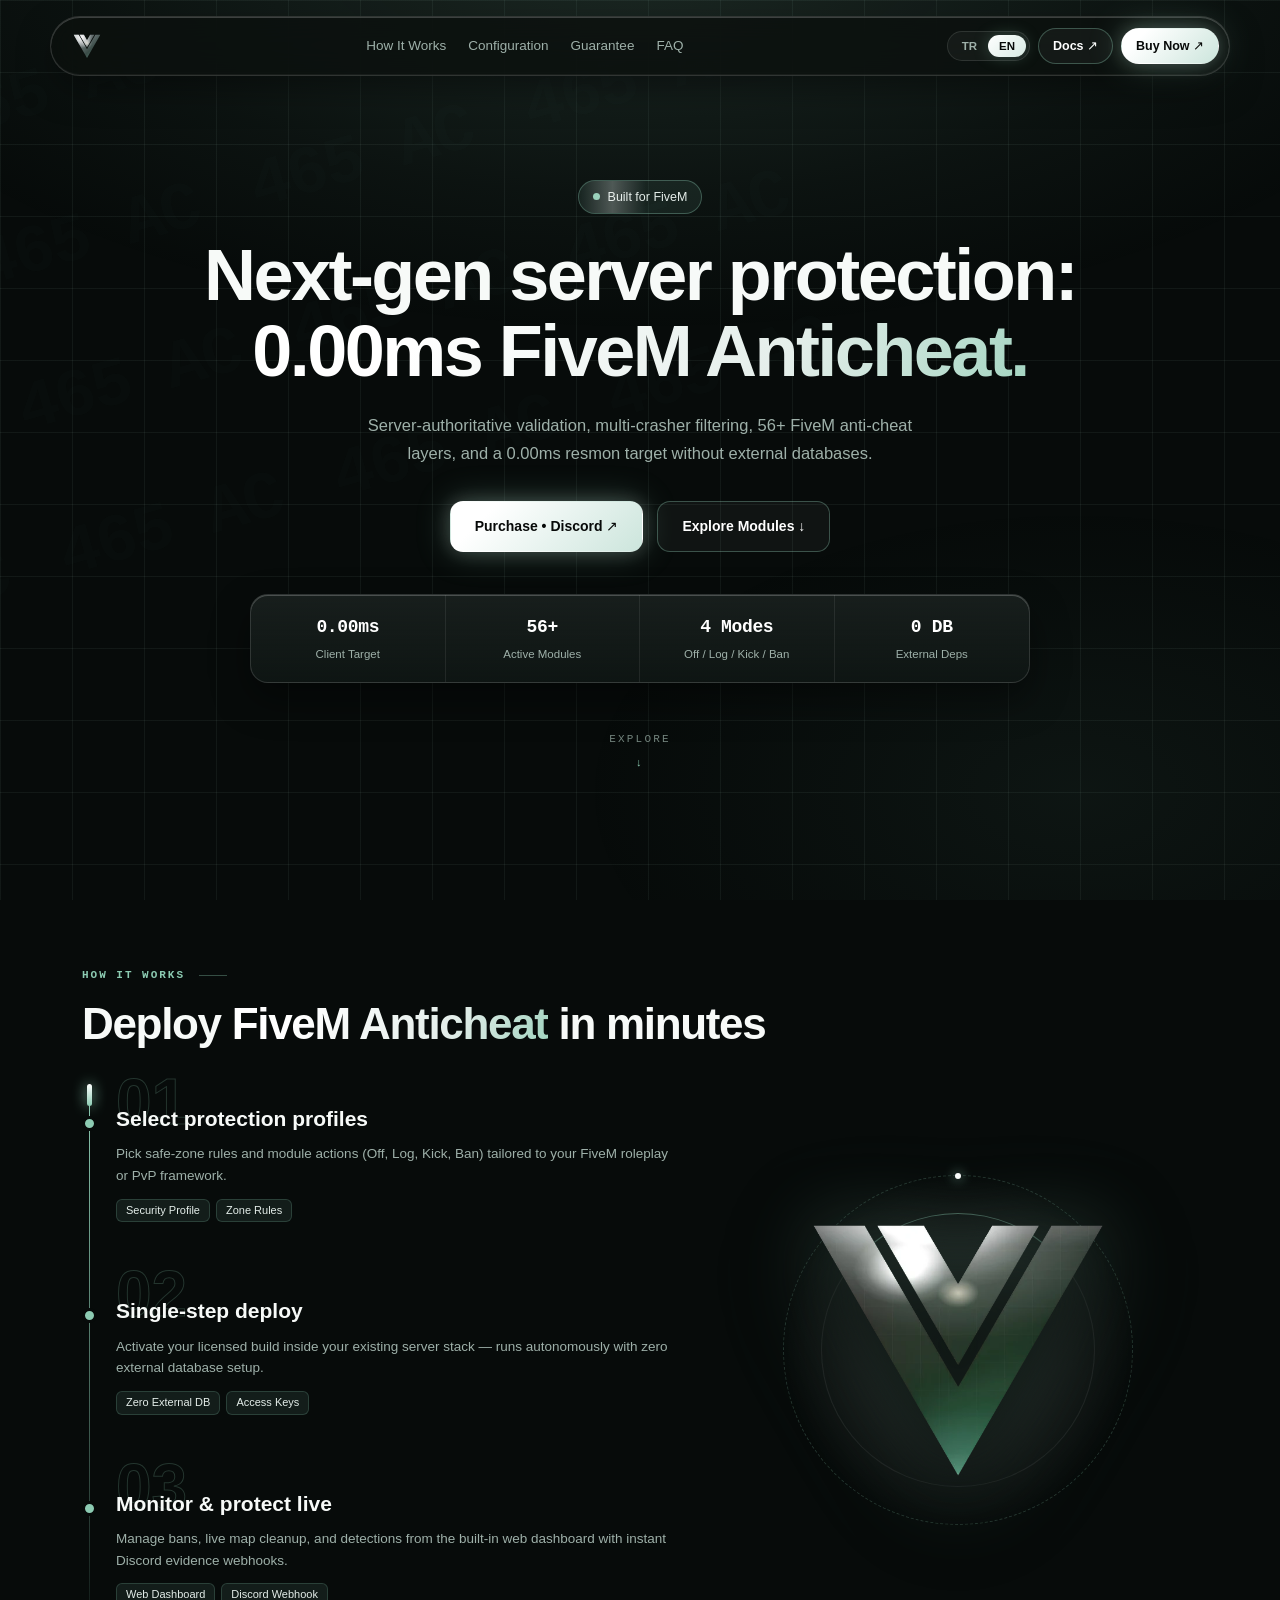
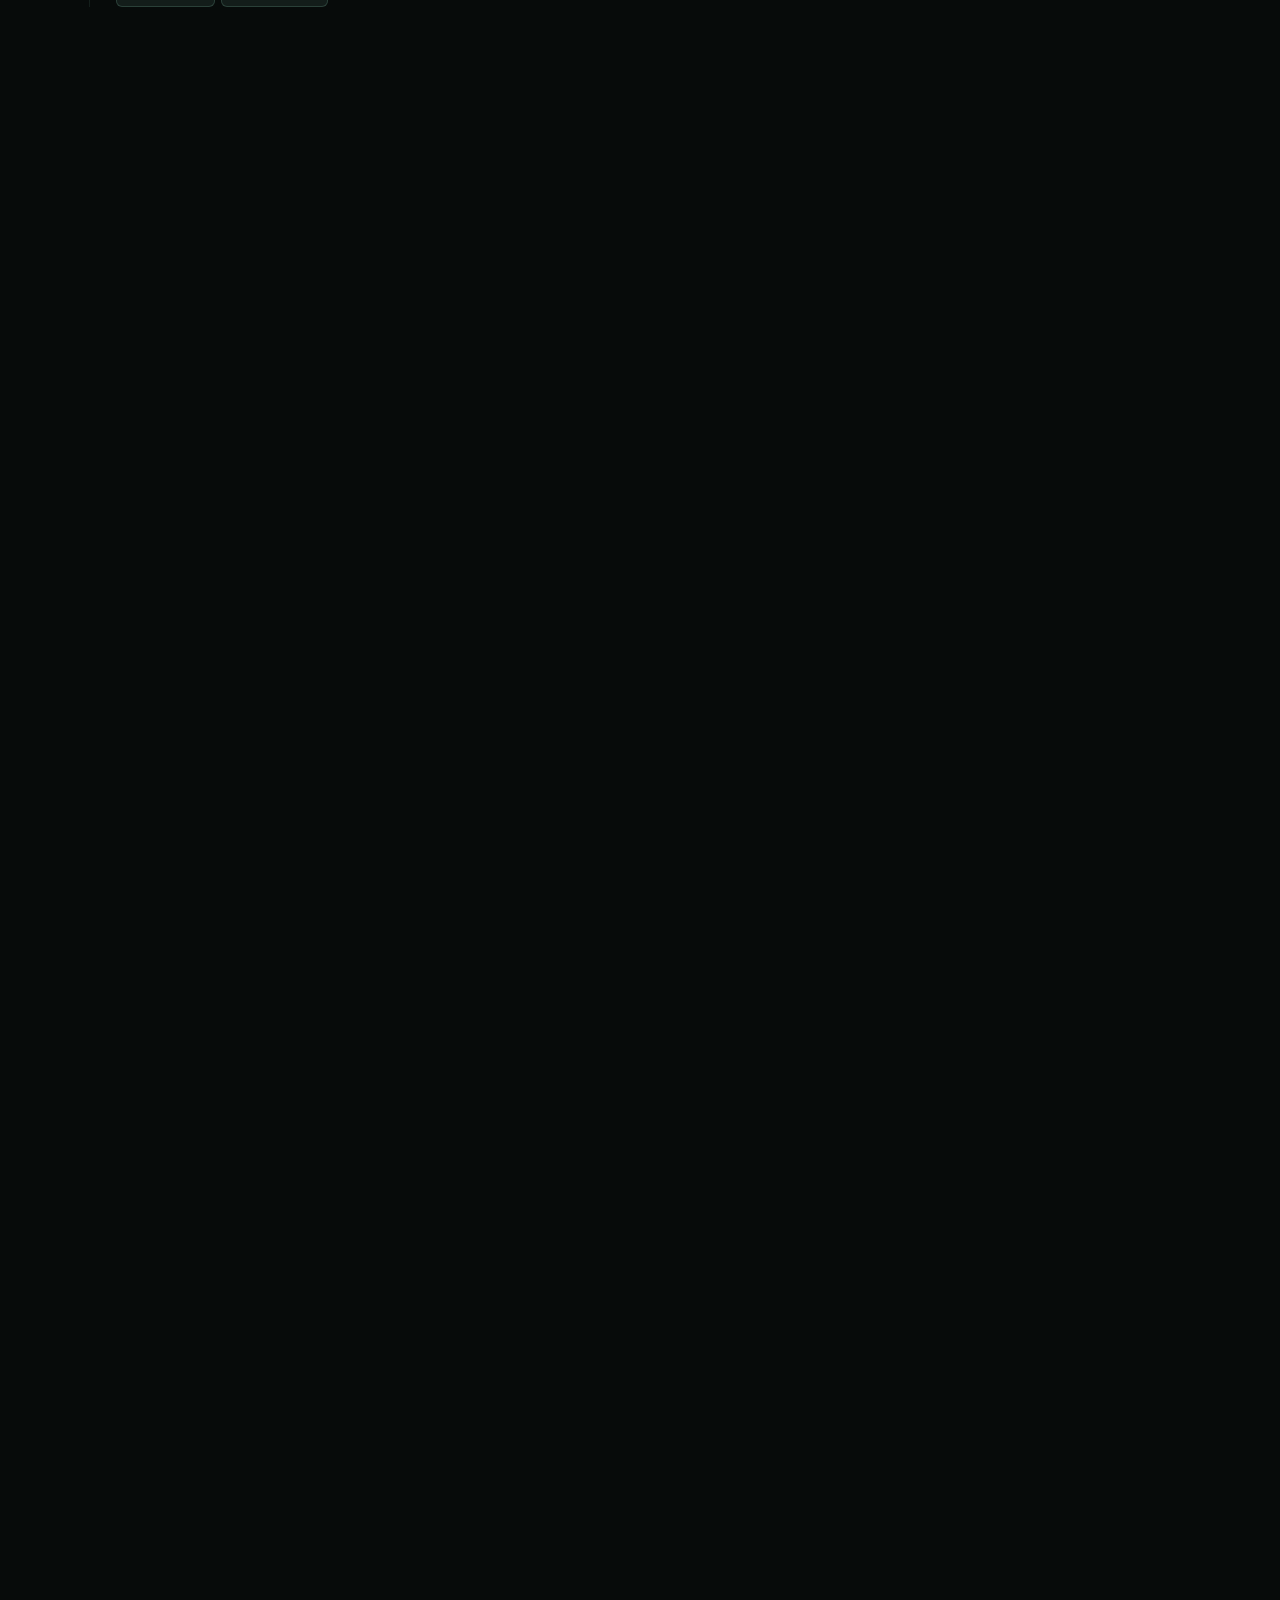
<file: website/en.html>
<!DOCTYPE html>
<html lang="en" class="notranslate">
<head>
  <meta charset="UTF-8">
  <meta name="viewport" content="width=device-width, initial-scale=1.0">
  <meta name="google" content="notranslate">
  <title>465 AC — 0.00ms Server-Side FiveM Anticheat (QBCore / ESX)</title>
  <meta name="description" content="Server-authoritative 0.00ms resmon FiveM anticheat system. 56+ anti-cheat modules, multi-crasher filters, QBCore, QBox & ESX support, built-in web panel.">
  <meta name="keywords" content="fivem anticheat, fivem anti-cheat, 0.00ms fivem anticheat, server side fivem anticheat, qbcore anticheat, qbox anticheat, esx anticheat, fivem anti crasher">
  <meta name="author" content="465 AC">
  <meta name="application-name" content="465 AC">
  <meta name="referrer" content="strict-origin-when-cross-origin">
  <meta name="robots" content="index, follow, max-image-preview:large, max-snippet:-1">
  <meta name="theme-color" content="#8ccbb2">
  <link rel="canonical" href="https://www.465.lol/en">
  <link rel="alternate" hreflang="tr" href="https://www.465.lol/">
  <link rel="alternate" hreflang="en" href="https://www.465.lol/en">
  <link rel="alternate" hreflang="x-default" href="https://www.465.lol/en">
  <link rel="alternate" type="application/rss+xml" title="465 AC Feed" href="https://www.465.lol/feed.xml">
  <link rel="alternate" type="text/plain" title="465 AC LLM Context" href="https://www.465.lol/llms.txt">
  <link rel="icon" type="image/svg+xml" href="assets/logo.svg">
  <link rel="icon" type="image/png" sizes="531x465" href="assets/logo-465.png">
  <link rel="apple-touch-icon" href="assets/logo-465.png">
  <link rel="manifest" href="site.webmanifest">
  <link rel="dns-prefetch" href="https://discord.gg">
  <link rel="dns-prefetch" href="https://www.googletagmanager.com">

  <meta property="og:type" content="website">
  <meta property="og:site_name" content="465 AC">
  <meta property="og:title" content="465 AC — 0.00ms Server-Side FiveM Anticheat (QBCore / ESX)">
  <meta property="og:description" content="Server-authoritative 0.00ms resmon FiveM anticheat system. 56+ anti-cheat modules, multi-crasher filters, QBCore, QBox & ESX support, built-in web panel.">
  <meta property="og:url" content="https://www.465.lol/en">
  <meta property="og:updated_time" content="2026-11-21T16:25:00+03:00">
  <meta property="og:image" content="https://www.465.lol/assets/og-banner.png">
  <meta property="og:image:type" content="image/png">
  <meta property="og:image:width" content="1200">
  <meta property="og:image:height" content="630">
  <meta property="og:image:alt" content="465 AC — 0.00ms FiveM Anticheat">
  <meta property="og:locale" content="en_US">
  <meta property="og:locale:alternate" content="tr_TR">

  <meta name="twitter:card" content="summary_large_image">
  <meta name="twitter:title" content="465 AC — 0.00ms Server-Side FiveM Anticheat (QBCore / ESX)">
  <meta name="twitter:description" content="Server-authoritative 0.00ms resmon FiveM anticheat system. 56+ anti-cheat modules, multi-crasher filters, QBCore, QBox & ESX support, built-in web panel.">
  <meta name="twitter:image" content="https://www.465.lol/assets/og-banner.png">
  <meta name="twitter:image:alt" content="465 AC — FiveM Anti-Cheat">

  <link rel="preload" as="style" href="assets/app.v26.min.css">
  
  <link rel="stylesheet" href="assets/app.v26.min.css">

  <script type="application/ld+json">{"@context":"https://schema.org","@graph":[{"@type":"Organization","@id":"https://www.465.lol/#organization","name":"465 AC","alternateName":["465 Anticheat","465 Anti-Cheat","465 FiveM Anticheat"],"url":"https://www.465.lol/","logo":{"@type":"ImageObject","url":"https://www.465.lol/assets/logo-465.png","width":531,"height":465},"image":"https://www.465.lol/assets/og-banner.png","sameAs":["https://discord.gg/YYNvMMJZTm"],"knowsAbout":["FiveM Anticheat","FiveM Server Security","Anti-Crasher","QBCore","QBox","ESX"],"contactPoint":[{"@type":"ContactPoint","contactType":"customer support","url":"https://discord.gg/YYNvMMJZTm","availableLanguage":["Turkish","English"]}],"description":"FiveM QBCore, QBox, ESX ve Standalone sunucular için 0.00ms resmon hedefli sunucu taraflı anticheat ve dahili web yönetim altyapısı."},{"@type":"WebSite","name":"465 AC — FiveM Anticheat","url":"https://www.465.lol/en","inLanguage":["en-US","tr-TR"],"publisher":{"@id":"https://www.465.lol/#organization"},"potentialAction":{"@type":"SearchAction","target":{"@type":"EntryPoint","urlTemplate":"https://www.465.lol/yapilandirma?q={search_term_string}"},"query-input":"required name=search_term_string"}},{"@type":"SoftwareApplication","name":"465 AC FiveM Anticheat","alternateName":"465 AC FiveM Anti-Cheat","applicationCategory":"SecurityApplication","operatingSystem":"Windows, Linux","softwareRequirements":"FiveM","isAccessibleForFree":false,"softwareVersion":"4.2","inLanguage":"en","url":"https://www.465.lol/en","image":"https://www.465.lol/assets/og-banner.png","screenshot":"https://www.465.lol/assets/og-banner.png","keywords":"FiveM Anticheat, Server-Side Anti-Cheat, 0.00ms Resmon, QBCore, QBox, ESX, Anti-Crasher","author":{"@id":"https://www.465.lol/#organization"},"publisher":{"@id":"https://www.465.lol/#organization"},"description":"0.00ms resmon FiveM anticheat system featuring server-side validation, anti-noclip, anti-aimbot, multi-crasher filtering, and built-in web management dashboard.","featureList":["0.00ms client resmon performance target","56+ active FiveM anticheat protection modules","Server-authoritative movement, weapon, and vehicle checks","Multi-crasher, entity spam, and explosion flood filters","Execution layer integrity and injection shielding","Built-in web management dashboard","QBCore, QBox, ESX, and Standalone compatibility"]},{"@type":"BreadcrumbList","itemListElement":[{"@type":"ListItem","position":1,"name":"Home","item":"https://www.465.lol/en"}]}]}</script>
  <script type="speculationrules">{"prefetch":[{"source":"document","where":{"and":[{"href_matches":"/*"},{"not":{"href_matches":"/*.xml"}}]},"eagerness":"moderate"}]}</script>
</head>
<body>
  <div class="bg-grid" aria-hidden="true"></div>
  <div class="navbar-wrap">
    <header class="navbar-pill">
      <a href="/en" data-route="baslangic" class="brand" aria-label="465 AC Home">
        <img src="assets/logo.svg" alt="465 AC FiveM Anticheat Logo" width="32" height="32" decoding="sync" fetchpriority="high" style="display:block;">
      </a>
      <nav class="nav-links" id="primaryNavLinks" aria-label="Primary Navigation">
        <a href="#nasil-calisir" data-route="nasil-calisir" data-nav="nasil-calisir">How It Works</a>
        <a href="#yapilandirma" data-route="yapilandirma" data-nav="yapilandirma">Configuration</a>
        <a href="#guvence" data-route="guvence" data-nav="guvence">Guarantee</a>
        <a href="#sss" data-route="sss" data-nav="sss">FAQ</a>
        <a href="/docs" class="nav-mobile-only">Documentation ↗</a>
        <a href="https://discord.gg/YYNvMMJZTm" target="_blank" rel="noopener noreferrer" class="nav-mobile-only">Purchase • Discord ↗</a>
      </nav>
      <div class="nav-actions">
        <div class="lang-switch" aria-label="Language">
          <button type="button" data-lang-btn="tr" onclick="set465Lang('tr')">TR</button>
          <button type="button" data-lang-btn="en" class="active" onclick="set465Lang('en')">EN</button>
        </div>
        <a href="/docs" class="btn btn-dark btn-sm">Docs ↗</a>
        <a href="https://discord.gg/YYNvMMJZTm" target="_blank" rel="noopener noreferrer" class="btn btn-white btn-sm">Buy Now ↗</a>
        <button type="button" class="mobile-toggle" id="mobileNavToggle" aria-label="Toggle Menu">☰</button>
      </div>
    </header>
  </div>
  <button type="button" class="scroll-top-btn" id="scrollTopBtn" onclick="window.scrollTo({top:0,behavior:'smooth'})" aria-label="Back to top"><svg width="18" height="18" viewBox="0 0 24 24" fill="none" stroke="currentColor" stroke-width="2.2"><line x1="12" y1="19" x2="12" y2="5"/><polyline points="5 12 12 5 19 12"/></svg></button>
  <main><section class="hero" id="baslangic" data-section-id="baslangic">
    <div class="hero-watermark" aria-hidden="true"><div class="hero-wm-row"><span>465 AC</span><span>465 AC</span><span>465 AC</span><span>465 AC</span><span>465 AC</span></div><div class="hero-wm-row"><span>465 AC</span><span>465 AC</span><span>465 AC</span><span>465 AC</span><span>465 AC</span></div><div class="hero-wm-row"><span>465 AC</span><span>465 AC</span><span>465 AC</span><span>465 AC</span><span>465 AC</span></div><div class="hero-wm-row"><span>465 AC</span><span>465 AC</span><span>465 AC</span><span>465 AC</span><span>465 AC</span></div><div class="hero-wm-row"><span>465 AC</span><span>465 AC</span><span>465 AC</span><span>465 AC</span><span>465 AC</span></div></div>
    <div class="hero-badge hero-anim-1"><span class="hero-badge-dot"></span><span>Built for FiveM</span></div>
    <h1 class="hero-anim-2"><span>Next-gen server protection:</span><br><span class="silver-grad">0.00ms FiveM Anticheat.</span></h1>
    <p class="hero-sub hero-anim-3">Server-authoritative validation, multi-crasher filtering, 56+ FiveM anti-cheat layers, and a 0.00ms resmon target without external databases.</p>
    <div class="hero-cta hero-anim-4">
      <a href="https://discord.gg/YYNvMMJZTm" target="_blank" rel="noopener noreferrer" class="btn btn-white btn-lg">Purchase • Discord ↗</a>
      <a href="#nasil-calisir" data-route="nasil-calisir" class="btn btn-dark btn-lg">Explore Modules ↓</a>
    </div>
    <div class="hero-telemetry hero-anim-5" aria-label="System Specs">
      <div class="ht-item"><span class="ht-val">0.00ms</span><span class="ht-lbl">Client Target</span></div>
      <div class="ht-item"><span class="ht-val">56+</span><span class="ht-lbl">Active Modules</span></div>
      <div class="ht-item"><span class="ht-val">4 Modes</span><span class="ht-lbl">Off / Log / Kick / Ban</span></div>
      <div class="ht-item"><span class="ht-val">0 DB</span><span class="ht-lbl">External Deps</span></div>
    </div>
    <a href="#nasil-calisir" data-route="nasil-calisir" class="scroll-cue hero-anim-5"><span>EXPLORE</span><span>↓</span></a>
  </section>

  <section class="section" id="nasil-calisir" data-section-id="nasil-calisir">
    <div class="container">
      <div class="eyebrow left" data-reveal>HOW IT WORKS</div>
      <h2 class="section-title-left" data-reveal style="margin-bottom:36px;">Deploy <span class="silver-grad">FiveM Anticheat</span> in minutes</h2>
      <div class="how-grid">
        <div class="timeline" data-reveal>
          <div class="tl-step"><span class="tl-dot"></span><span class="tl-num">01</span><h3>Select protection profiles</h3><p>Pick safe-zone rules and module actions (Off, Log, Kick, Ban) tailored to your FiveM roleplay or PvP framework.</p><div class="tag-row"><span class="fw-tag">Security Profile</span><span class="fw-tag">Zone Rules</span></div></div>
          <div class="tl-step"><span class="tl-dot"></span><span class="tl-num">02</span><h3>Single-step deploy</h3><p>Activate your licensed build inside your existing server stack — runs autonomously with zero external database setup.</p><div class="tag-row"><span class="fw-tag">Zero External DB</span><span class="fw-tag">Access Keys</span></div></div>
          <div class="tl-step"><span class="tl-dot"></span><span class="tl-num">03</span><h3>Monitor &amp; protect live</h3><p>Manage bans, live map cleanup, and detections from the built-in web dashboard with instant Discord evidence webhooks.</p><div class="tag-row"><span class="fw-tag">Web Dashboard</span><span class="fw-tag">Discord Webhook</span></div></div>
        </div>
        <div class="chrome-stage" data-reveal id="emblemStage">
          <div class="chrome-halo"></div><div class="orbit-ring"></div><div class="orbit-ring-inner"></div>
          <div class="logo-float"><picture><source srcset="assets/logo-465.webp" type="image/webp"><img src="assets/logo-465.png" alt="465 AC FiveM Anticheat Emblem" width="310" height="271" loading="lazy" decoding="async"></picture></div>
        </div>
      </div>
    </div>
  </section>

  <section class="section" id="yapilandirma" data-section-id="yapilandirma">
    <div class="container">
      <div class="config-grid">
        <div data-reveal>
          <div class="eyebrow left">CONFIGURATION &amp; FEATURES</div>
          <h2 class="section-title-left"><span>Configure </span><span class="silver-grad">FiveM Anticheat </span><span>without coding</span></h2>
          <p style="font-size:14.5px;color:var(--text-muted);margin:0;">Keep internal detection implementation hidden from bypass attempts while tuning safe zones, per-module actions, and anti-crasher profiles cleanly.</p>
          <ul class="check-list">
            <li><svg width="16" height="16" viewBox="0 0 24 24" fill="none" stroke="currentColor" stroke-width="2"><circle cx="12" cy="12" r="10"/><polyline points="9 12 11.5 14.5 16 9.5"/></svg><span>Flexible module actions (Off / Log / Kick / Ban)</span></li>
            <li><svg width="16" height="16" viewBox="0 0 24 24" fill="none" stroke="currentColor" stroke-width="2"><circle cx="12" cy="12" r="10"/><polyline points="9 12 11.5 14.5 16 9.5"/></svg><span>Hospital, spawn &amp; whitelisted RP object compatibility</span></li>
            <li><svg width="16" height="16" viewBox="0 0 24 24" fill="none" stroke="currentColor" stroke-width="2"><circle cx="12" cy="12" r="10"/><polyline points="9 12 11.5 14.5 16 9.5"/></svg><span>1-on-1 setup &amp; framework optimization support</span></li>
          </ul>
        </div>
        <div class="ide-window" data-reveal>
          <div class="ide-titlebar">
            <div style="display:flex;align-items:center;height:100%;">
              <div class="ide-dots"><span></span><span></span><span></span></div>
              <div class="ide-tabs">
                <button type="button" class="ide-tab active" onclick="switchIdeTab('config', this)">security.profile</button>
                <button type="button" class="ide-tab" onclick="switchIdeTab('server', this)">panel.policy</button>
              </div>
            </div>
            <button type="button" class="btn btn-dark btn-sm" style="padding:4px 10px;font-size:11px;" onclick="copyIdeCode()" id="ideCopyBtn">Copy</button>
          </div>
          <pre class="ide-code" id="ideCodeView"></pre>
          <div class="ide-statusbar"><span>● Saved</span><span id="ideLangLabel">465 PROFILE &nbsp; UTF-8</span></div>
        </div>
      </div>

      <div class="feat-block" data-reveal>
        <div class="feat-block-head">
          <div><div class="eyebrow left" style="margin-bottom:6px;">PROTECTION SUITE</div><h2 style="margin:0;font-size:clamp(22px,3vw,30px);font-weight:800;letter-spacing:-0.025em;"><span class="silver-grad">56+ Active FiveM Anticheat</span> &amp; Management Features</h2></div>
          <span class="feat-count-badge" id="featCountBadge" data-default="● 56+ MODULES ACTIVE">● 56+ MODULES ACTIVE</span>
        </div>
        <div class="feat-marquee-wrap" aria-label="Protection Capabilities">
          <div class="feat-marquee-track">
            <span class="feat-pill">Anti-Godmode</span><span class="feat-pill">Anti-Noclip</span><span class="feat-pill">Anti-Speedhack</span><span class="feat-pill">Anti-Silent Aim</span><span class="feat-pill">Multi-Crasher Filter</span><span class="feat-pill">Anti-Car Fly</span><span class="feat-pill">Injection Shield</span><span class="feat-pill">Built-in Web Panel</span><span class="feat-pill">Discord Webhooks</span>
            <span class="feat-pill">Anti-Godmode</span><span class="feat-pill">Anti-Noclip</span><span class="feat-pill">Anti-Speedhack</span><span class="feat-pill">Anti-Silent Aim</span><span class="feat-pill">Multi-Crasher Filter</span><span class="feat-pill">Anti-Car Fly</span><span class="feat-pill">Injection Shield</span><span class="feat-pill">Built-in Web Panel</span><span class="feat-pill">Discord Webhooks</span>
          </div>
        </div>
        <div class="feat-filter-row">
          <input type="search" id="featFilterInput" class="feat-search" placeholder="Search modules: noclip, crasher, aimbot, webhook..." aria-label="Search protection modules">
          <div class="feat-chips" role="tablist" aria-label="Category filter">
            <button type="button" class="feat-chip active" data-fcat="all">All</button>
            <button type="button" class="feat-chip" data-fcat="move">Movement</button>
            <button type="button" class="feat-chip" data-fcat="weapon">Weapon</button>
            <button type="button" class="feat-chip" data-fcat="vehicle">Vehicle</button>
            <button type="button" class="feat-chip" data-fcat="world">Crasher</button>
            <button type="button" class="feat-chip" data-fcat="core">Injection</button>
            <button type="button" class="feat-chip" data-fcat="panel">Panel</button>
          </div>
        </div>
        <div class="feat-matrix">
          <div class="snake-box feat-cat-card" data-fcat="move"><div class="feat-cat-top"><h3>Movement &amp; Player</h3><span class="feat-cat-cnt">12 MODULES</span></div><ul class="feat-list"><li>Godmode, Demi-God &amp; Fast Regen</li><li>Classic &amp; Modern Underground Noclip</li><li>Speedhack &amp; Infinite Stamina</li><li>Teleport &amp; Coordinate Validation</li><li>Super Jump &amp; Velocity Launch Guard</li><li>No-Collision Wallclip Prevention</li><li>Anti-Ragdoll &amp; Hitbox Tampering</li><li>Invisibility &amp; Unauthorized Ped Models</li></ul></div><div class="snake-box feat-cat-card" data-fcat="weapon"><div class="feat-cat-top"><h3>Weapon &amp; Combat</h3><span class="feat-cat-cnt">10 MODULES</span></div><ul class="feat-list"><li>Blacklisted Heavy Weapon Blocker</li><li>Infinite Ammo &amp; Clip Lock</li><li>One-Shot Damage Multiplier Cap</li><li>Rapid Fire Rate-of-Fire Guard</li><li>Magic Bullet &amp; Distance Validation</li><li>Aimbot &amp; Silent Aim Detection</li><li>Mass-Kill &amp; Area Damage Block</li><li>Weapon Spawn &amp; Modified File Guard</li></ul></div><div class="snake-box feat-cat-card" data-fcat="vehicle"><div class="feat-cat-top"><h3>Vehicle &amp; Driving</h3><span class="feat-cat-cnt">8 SHIELDS</span></div><ul class="feat-list"><li>Vehicle Speed &amp; Torque Multiplier Guard</li><li>Vehicle Godmode Prevention</li><li>Instant Vehicle Repair Blocking</li><li>Car Fly &amp; Air Suspension Guard</li><li>Vehicle Magneto &amp; Pull Prevention</li><li>Unauthorized Vehicle Spawn Guard</li><li>Vehicle Launch &amp; Troll Filtering</li><li>Abnormal Boost &amp; Handling Guard</li></ul></div><div class="snake-box feat-cat-card" data-fcat="world"><div class="feat-cat-top"><h3>World &amp; Crasher</h3><span class="feat-cat-cnt">9 MODULES</span></div><ul class="feat-list"><li>Multi-Crasher Packet Filtering</li><li>Mass Entity &amp; Prop Spawn Flood Guard</li><li>Mass NPC (Ped) Spawn Blocker</li><li>Particle &amp; Effect Spam Protection</li><li>Explosion Flood &amp; Range Guard</li><li>Entity Attach Troll Prevention</li><li>Remote Freeze &amp; Anim Task Blocker</li><li>Fake Drop &amp; Whitelisted RP Objects</li></ul></div><div class="snake-box feat-cat-card" data-fcat="core"><div class="feat-cat-top"><h3>Core &amp; Injection</h3><span class="feat-cat-cnt">9 MODULES</span></div><ul class="feat-list"><li>Unauthorized Package Start Guard</li><li>Anti-Stop Protection Mechanism</li><li>Mod Menu &amp; Decoy Trap Validation</li><li>Client Integrity Verification</li><li>Console Injection Blocker</li><li>Execution Layer Anomaly Guard</li><li>Inventory &amp; Money Dupe Prevention</li><li>Freecam, Thermal &amp; Night Vision</li></ul></div><div class="snake-box feat-cat-card" data-fcat="panel"><div class="feat-cat-top"><h3>Panel &amp; Infrastructure</h3><span class="feat-cat-cnt">8 SYSTEMS</span></div><ul class="feat-list"><li>Built-in Web Management Panel</li><li>Discord Webhook Proof Alerts</li><li>Automated Screenshot Evidence</li><li>Ban Evasion &amp; Alt Risk Scoring</li><li>Flexible Off / Log / Kick / Ban</li><li>Hospital &amp; Spawn Safe Compatibility</li><li>1-Click Map &amp; Entity Cleanup</li><li>QBCore / QBox / ESX / Standalone</li></ul></div>
        </div>
        <p class="feat-empty" id="featEmptyMsg">No matching protection modules found; clear the search filter to view all 56+ features.</p>
      </div>
    </div>
  </section>

  <section class="section" id="guvence" data-section-id="guvence">
    <div class="container">
      <div class="section-head" data-reveal><div class="eyebrow">GUARANTEE</div><h2><span>With you even </span><span class="silver-grad">after launch</span></h2></div>
      <div class="grid-3" data-reveal>
        <div class="card guarantee-card"><div class="sq-icon"><svg width="20" height="20" viewBox="0 0 24 24" fill="none" stroke="currentColor" stroke-width="2"><polyline points="22 12 18 12 15 21 9 3 6 12 2 12"/></svg></div><h3 style="margin:0 0 8px;font-size:17px;">0.00ms resource target</h3><p style="margin:0;font-size:13.5px;color:var(--text-muted);">Minimal overhead and low CPU footprint, targeting 0.00–0.01ms idle resmon on FiveM clients.</p></div>
        <div class="card guarantee-card"><div class="sq-icon"><svg width="20" height="20" viewBox="0 0 24 24" fill="none" stroke="currentColor" stroke-width="2"><path d="M12 22s8-4 8-10V5l-8-3-8 3v7c0 6 8 10 8 10z"/></svg></div><h3 style="margin:0 0 8px;font-size:17px;">Server-side authority</h3><p style="margin:0;font-size:13.5px;color:var(--text-muted);">Critical validations execute strictly server-side without trusting tampered client state.</p></div>
        <div class="card guarantee-card"><div class="sq-icon"><svg width="20" height="20" viewBox="0 0 24 24" fill="none" stroke="currentColor" stroke-width="2"><path d="M21 15a2 2 0 0 1-2 2H7l-4 4V5a2 2 0 0 1 2-2h14a2 2 0 0 1 2 2z"/></svg></div><h3 style="margin:0 0 8px;font-size:17px;">Purchase &amp; 24/7 Discord support</h3><p style="margin:0 0 12px;font-size:13.5px;color:var(--text-muted);">Join our official Discord to purchase a license, request onboarding, or tune QBCore / ESX rules directly with our team.</p><a href="https://discord.gg/YYNvMMJZTm" target="_blank" rel="noopener noreferrer" style="font-size:12.5px;font-weight:700;color:var(--accent-bright);">Buy &amp; Open Ticket on Discord ↗</a></div>
      </div>
      <div class="card cmp-card" data-reveal>
        <div style="display:flex;flex-wrap:wrap;justify-content:space-between;align-items:center;gap:12px;margin-bottom:18px;">
          <div><div class="eyebrow left" style="margin-bottom:4px;">ARCHITECTURE COMPARISON</div><h3 style="margin:0;font-size:20px;">Why choose 465 AC FiveM Anticheat?</h3></div>
          <a href="https://discord.gg/YYNvMMJZTm" target="_blank" rel="noopener noreferrer" class="btn btn-white btn-sm">Get License • Discord ↗</a>
        </div>
        <div class="table-wrap"><table>
          <thead><tr><th>Capability</th><th>Legacy Anti-Cheat</th><th>465 AC v4.2</th></tr></thead>
          <tbody>
            <tr><td><strong>Client Footprint (Resmon)</strong></td><td class="cmp-old">0.08 – 0.35ms FPS drops</td><td class="cmp-win">0.00 – 0.01ms targeted performance</td></tr>
            <tr><td><strong>Database &amp; Backend</strong></td><td class="cmp-old">External DB &amp; third-party runtime</td><td class="cmp-win">Zero External DB (Self-Contained Engine)</td></tr>
            <tr><td><strong>False-Ban Protection</strong></td><td class="cmp-old">Rigid global thresholds</td><td class="cmp-win">Per-module Off/Log/Kick/Ban + Safe Zones</td></tr>
            <tr><td><strong>Crasher &amp; Injection Shield</strong></td><td class="cmp-old">Requires separate scripts</td><td class="cmp-win">Multi-Crasher + Integrity Shield included</td></tr>
            <tr><td><strong>Setup &amp; Support</strong></td><td class="cmp-old">Manual trial &amp; error</td><td class="cmp-win">1-step onboarding + 1-on-1 Discord support</td></tr>
          </tbody>
        </table></div>
      </div>
    </div>
  </section>

  <section class="section" id="sss" data-section-id="sss">
    <div class="container">
      <div class="section-head" data-reveal><div class="eyebrow">FREQUENTLY ASKED QUESTIONS</div><h2>FiveM Anticheat <span class="silver-grad">FAQ</span></h2></div>
      <div class="faq-list" data-reveal>
        <div class="faq-item open"><button type="button" class="faq-q" onclick="this.parentElement.classList.toggle('open')"><span>How do I purchase a 465 AC license and receive setup?</span><span class="faq-plus">+</span></button><div class="faq-a">Licensing, pricing, and delivery are handled strictly through support tickets in our official Discord server (<a href="https://discord.gg/YYNvMMJZTm" target="_blank" rel="noopener noreferrer" style="color:var(--accent-bright);text-decoration:underline;">discord.gg/YYNvMMJZTm</a>), including same-day 1-on-1 installation support.</div></div>
        <div class="faq-item"><button type="button" class="faq-q" onclick="this.parentElement.classList.toggle('open')"><span>Does 465 AC require an external database or third-party backend?</span><span class="faq-plus">+</span></button><div class="faq-a">No. The web management panel runs directly inside your server infrastructure and keeps bans and evidence in our built-in self-contained storage layer without external database dependencies.</div></div>
        <div class="faq-item"><button type="button" class="faq-q" onclick="this.parentElement.classList.toggle('open')"><span>Which FiveM frameworks are supported?</span><span class="faq-plus">+</span></button><div class="faq-a">QBCore, QBox, ESX, and Standalone FiveM servers are fully supported with safe-zone compatibility tailored to RP spawns, hospitals, and jobs.</div></div>
        <div class="faq-item"><button type="button" class="faq-q" onclick="this.parentElement.classList.toggle('open')"><span>Does FiveM anticheat impact FPS or client resmon?</span><span class="faq-plus">+</span></button><div class="faq-a">No. Background validation checks are tightly scheduled to target 0.00–0.01ms idle resmon so crowded servers avoid micro-stutters or FPS drops.</div></div>
        <div class="faq-item"><button type="button" class="faq-q" onclick="this.parentElement.classList.toggle('open')"><span>Why are implementation details kept confidential?</span><span class="faq-plus">+</span></button><div class="faq-a">Source language, internal thresholds, and file architecture remain strictly confidential so cheat developers and clone tools cannot fingerprint or bypass our shields.</div></div>
      </div>
    </div>
  </section></main>
  <footer class="footer"><div class="container">
    <div class="footer-cta-band">
      <div><div class="eyebrow left" style="margin-bottom:0;">PURCHASE &amp; LICENSING</div><h2>Get your 465 AC license via Discord.</h2><p style="margin:6px 0 0;font-size:13.5px;color:var(--text-muted);">Open a ticket for pricing, live web dashboard demo, and instant server onboarding.</p></div>
      <div style="display:flex;flex-wrap:wrap;gap:10px;"><a href="https://discord.gg/YYNvMMJZTm" target="_blank" rel="noopener noreferrer" class="btn btn-white btn-sm">Purchase • Discord ↗</a><a href="/docs" class="btn btn-dark btn-sm">Documentation ↗</a></div>
    </div>
    <div class="footer-grid">
      <div><div class="footer-col-title">COMPANY</div><div class="footer-brand-logo"><picture><source srcset="assets/logo-465.webp" type="image/webp"><img src="assets/logo-465.png" alt="465 AC Emblem" width="28" height="25" loading="lazy" decoding="async"></picture><strong style="font-size:16.5px;letter-spacing:-0.02em;">465 AC</strong><span class="footer-brand-tag">SECURITY</span></div><p style="font-size:13px;color:var(--text-muted);margin:0;max-width:290px;line-height:1.6;">0.00ms resmon server-authoritative FiveM anticheat and built-in web management platform.</p><div class="footer-status"><span class="hero-badge-dot"></span><span>Server Layer Active • Web Panel</span></div></div>
      <div><div class="footer-col-title">ARCHITECTURE</div><ul><li><a href="#baslangic" data-route="baslangic">Overview</a></li><li><a href="#nasil-calisir" data-route="nasil-calisir">How It Works</a></li><li><a href="#yapilandirma" data-route="yapilandirma">56+ Modules</a></li><li><a href="#guvence" data-route="guvence">Guarantee &amp; FAQ</a></li></ul></div>
      <div><div class="footer-col-title">TURKISH PAGES</div><ul><li><a href="/">Ana Sayfa</a></li><li><a href="/nasil-calisir">Nasıl Çalışır</a></li><li><a href="/yapilandirma">Yapılandırma</a></li><li><a href="/docs">Dokümantasyon</a></li></ul></div>
      <div><div class="footer-col-title">SYSTEM SUMMARY</div><div class="snake-box footer-hub-card"><div style="display:flex;align-items:center;gap:10px;"><div class="sq-icon" style="width:32px;height:32px;margin-bottom:0;border-radius:9px;"><svg width="15" height="15" viewBox="0 0 24 24" fill="none" stroke="currentColor" stroke-width="2"><path d="M12 22s8-4 8-10V5l-8-3-8 3v7c0 6 8 10 8 10z"/></svg></div><div><div style="font-size:13px;font-weight:700;color:#fff;">465 AC Engine</div><div style="font-size:11px;color:var(--text-dim);">Purchase, Licensing &amp; Support</div></div></div><div class="footer-kv-list"><div class="footer-kv"><span class="footer-kv-lbl">Footprint</span><span class="footer-kv-val">0.00ms Resmon</span></div><div class="footer-kv"><span class="footer-kv-lbl">Database</span><span class="footer-kv-val">Zero External DB</span></div><div class="footer-kv"><span class="footer-kv-lbl">Sales &amp; Help</span><span class="footer-kv-val">Discord Ticket</span></div></div><div style="display:grid;grid-template-columns:1fr 1fr;gap:8px;"><a href="/docs" class="btn btn-dark btn-sm">Docs ↗</a><a href="https://discord.gg/YYNvMMJZTm" target="_blank" rel="noopener noreferrer" class="btn btn-white btn-sm">Buy Now ↗</a></div></div></div>
    </div>
    <div class="footer-bottom">
      <span>© 2026 <strong>465 AC</strong> (<a href="https://www.465.lol/en" style="color:var(--text-muted)">www.465.lol/en</a>) · All rights reserved.</span>
      <div style="display:flex;flex-wrap:wrap;align-items:center;gap:16px;"><div class="footer-legal-links"><a href="/">TR</a><a href="/sitemap.xml">Sitemap</a><a href="/feed.xml">RSS</a><a href="/llms.txt">LLMs</a></div><span class="dmca-badge">✓ PROTECTED BY WWW.465.LOL</span></div>
    </div>
  </div></footer>
  <script src="assets/app.v26.min.js" defer></script>
  <script>window.dataLayer=window.dataLayer||[];function gtag(){dataLayer.push(arguments);}gtag('js',new Date());</script>
</body>
</html>
</file>
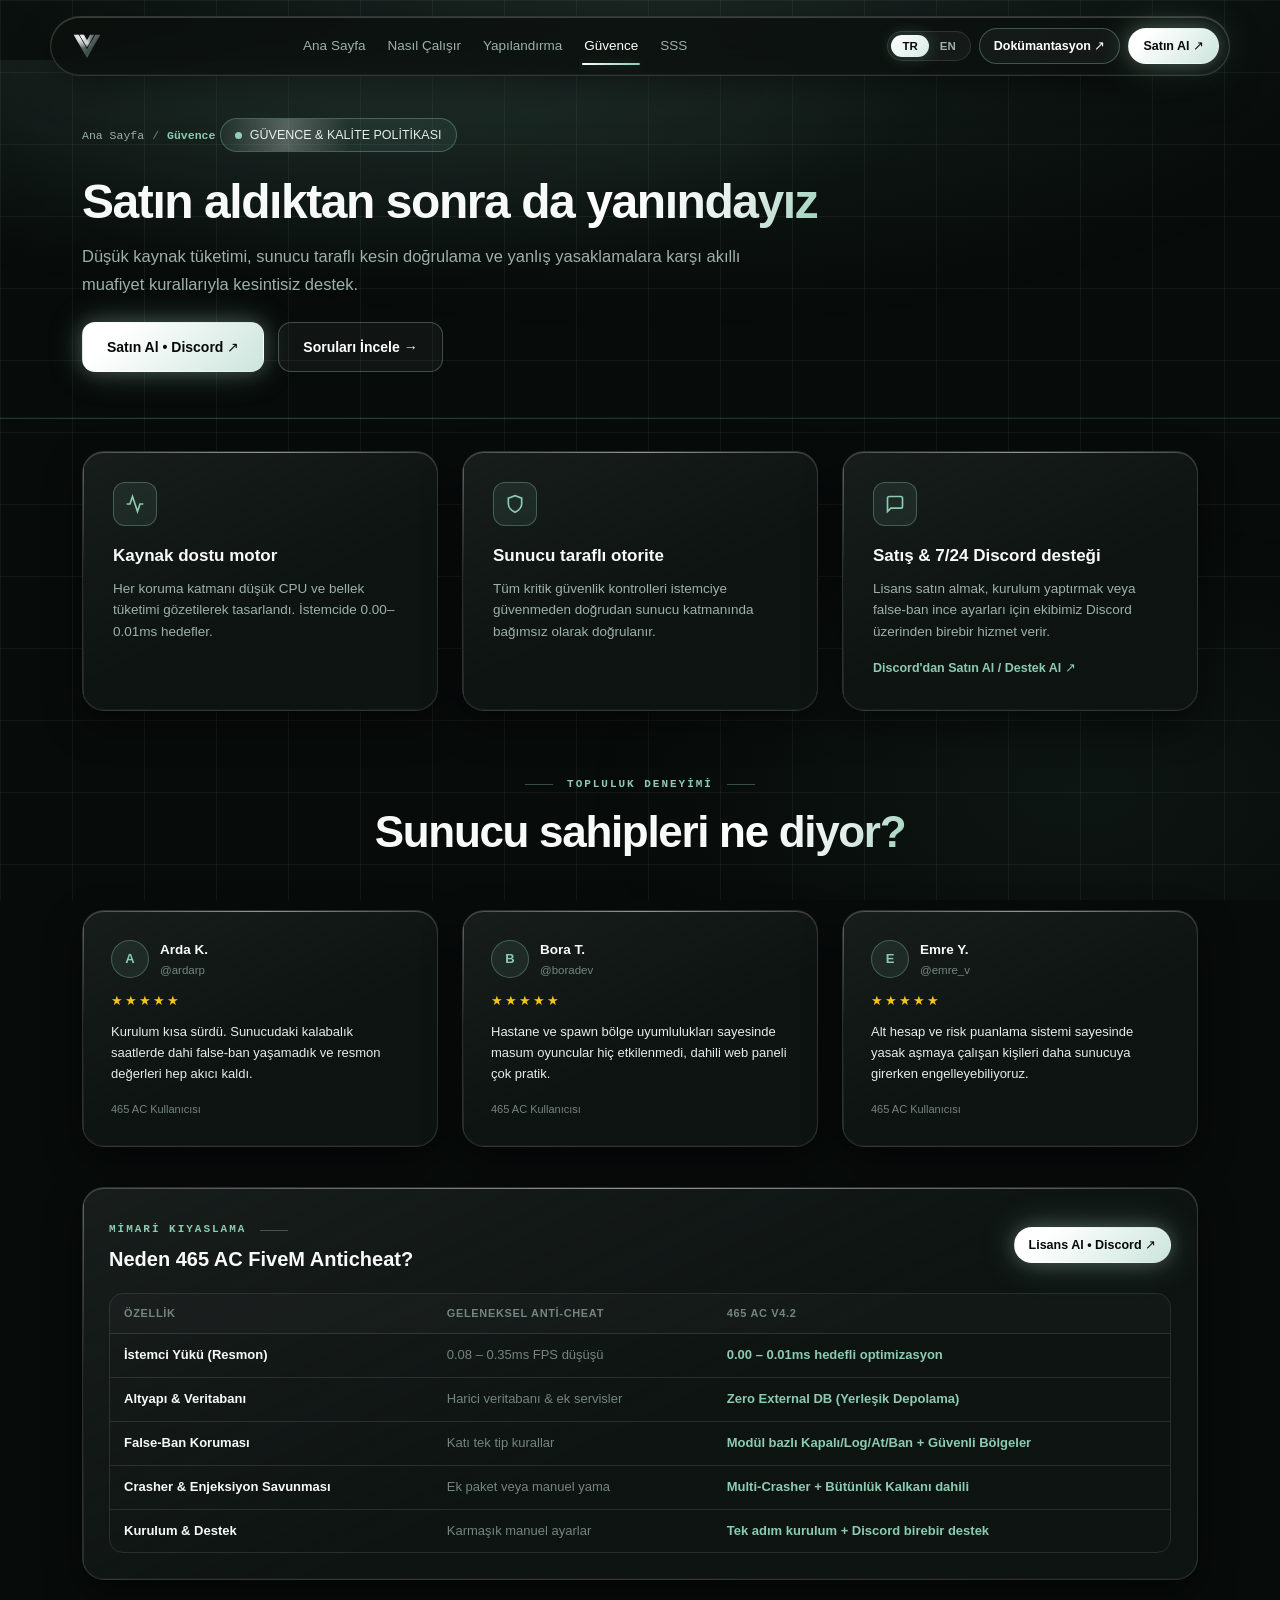
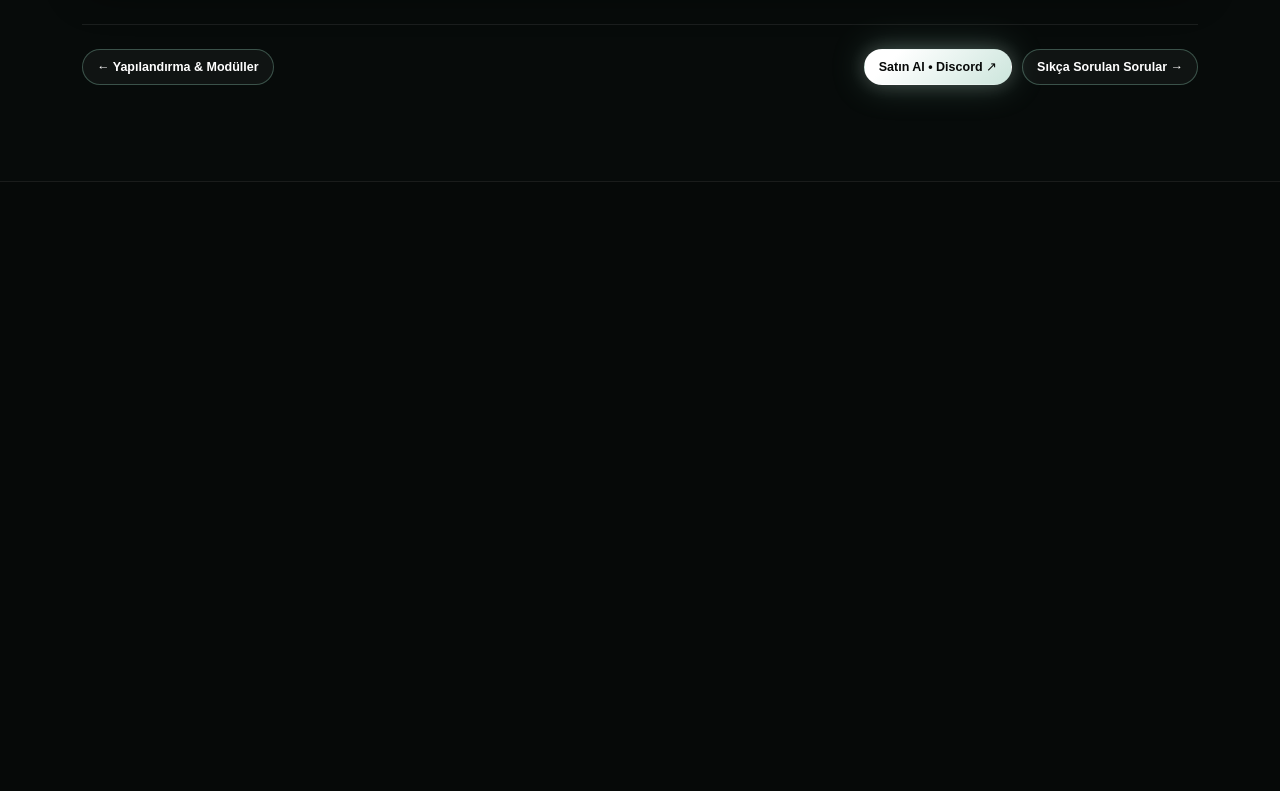
<file: website/guvence.html>
<!DOCTYPE html>
<html lang="tr" class="notranslate">
<head>
  <meta charset="UTF-8">
  <meta name="viewport" content="width=device-width, initial-scale=1.0">
  <meta name="google" content="notranslate">
  <title>QBCore & ESX FiveM Anticheat Kıyaslama & Güvence | 465 AC</title>
  <meta name="description" content="0.00ms resmon garantisi, false-ban önleyen hastane ve spawn muafiyetleri, sunucu sahibi yorumları ve geleneksel anticheat sistemleriyle kıyaslama.">
  <meta name="keywords" content="qbcore anticheat, esx anticheat, false ban korumalı anticheat, 0.00ms resmon, fivem anticheat kıyaslama">
  <meta name="author" content="465 AC">
  <meta name="application-name" content="465 AC">
  <meta name="referrer" content="strict-origin-when-cross-origin">
  <meta name="robots" content="index, follow, max-image-preview:large, max-snippet:-1">
  <meta name="theme-color" content="#8ccbb2">
  <link rel="canonical" href="https://www.465.lol/guvence">
  <link rel="alternate" hreflang="tr" href="https://www.465.lol/guvence">
  <link rel="alternate" type="application/rss+xml" title="465 AC Feed" href="https://www.465.lol/feed.xml">
  <link rel="alternate" type="text/plain" title="465 AC LLM Context" href="https://www.465.lol/llms.txt">
  <link rel="icon" type="image/svg+xml" href="assets/logo.svg">
  <link rel="icon" type="image/png" sizes="531x465" href="assets/logo-465.png">
  <link rel="apple-touch-icon" href="assets/logo-465.png">
  <link rel="manifest" href="site.webmanifest">
  <link rel="dns-prefetch" href="https://discord.gg">
  <link rel="dns-prefetch" href="https://www.googletagmanager.com">

  <meta property="og:type" content="website">
  <meta property="og:site_name" content="465 AC">
  <meta property="og:title" content="QBCore & ESX FiveM Anticheat Kıyaslama & Güvence | 465 AC">
  <meta property="og:description" content="0.00ms resmon garantisi, false-ban önleyen hastane ve spawn muafiyetleri, sunucu sahibi yorumları ve geleneksel anticheat sistemleriyle kıyaslama.">
  <meta property="og:url" content="https://www.465.lol/guvence">
  <meta property="og:updated_time" content="2026-11-21T16:25:00+03:00">
  <meta property="og:image" content="https://www.465.lol/assets/og-banner.png">
  <meta property="og:image:type" content="image/png">
  <meta property="og:image:width" content="1200">
  <meta property="og:image:height" content="630">
  <meta property="og:image:alt" content="465 AC — 0.00ms FiveM Anticheat">
  <meta property="og:locale" content="tr_TR">
  

  <meta name="twitter:card" content="summary_large_image">
  <meta name="twitter:title" content="QBCore & ESX FiveM Anticheat Kıyaslama & Güvence | 465 AC">
  <meta name="twitter:description" content="0.00ms resmon garantisi, false-ban önleyen hastane ve spawn muafiyetleri, sunucu sahibi yorumları ve geleneksel anticheat sistemleriyle kıyaslama.">
  <meta name="twitter:image" content="https://www.465.lol/assets/og-banner.png">
  <meta name="twitter:image:alt" content="465 AC — FiveM Anti-Cheat">

  <link rel="preload" as="style" href="assets/app.v26.min.css">
  
  <link rel="stylesheet" href="assets/app.v26.min.css">

  <script type="application/ld+json">{"@context":"https://schema.org","@graph":[{"@type":"Organization","@id":"https://www.465.lol/#organization","name":"465 AC","alternateName":["465 Anticheat","465 Anti-Cheat","465 FiveM Anticheat"],"url":"https://www.465.lol/","logo":{"@type":"ImageObject","url":"https://www.465.lol/assets/logo-465.png","width":531,"height":465},"image":"https://www.465.lol/assets/og-banner.png","sameAs":["https://discord.gg/YYNvMMJZTm"],"knowsAbout":["FiveM Anticheat","FiveM Server Security","Anti-Crasher","QBCore","QBox","ESX"],"contactPoint":[{"@type":"ContactPoint","contactType":"customer support","url":"https://discord.gg/YYNvMMJZTm","availableLanguage":["Turkish","English"]}],"description":"FiveM QBCore, QBox, ESX ve Standalone sunucular için 0.00ms resmon hedefli sunucu taraflı anticheat ve dahili web yönetim altyapısı."},{"@type":"WebPage","name":"Güvence & Kıyaslama — 465 AC","url":"https://www.465.lol/guvence","inLanguage":"tr-TR"},{"@type":"BreadcrumbList","itemListElement":[{"@type":"ListItem","position":1,"name":"Ana Sayfa","item":"https://www.465.lol/"},{"@type":"ListItem","position":2,"name":"Güvence","item":"https://www.465.lol/guvence"}]}]}</script>
  <script type="speculationrules">{"prefetch":[{"source":"document","where":{"and":[{"href_matches":"/*"},{"not":{"href_matches":"/*.xml"}}]},"eagerness":"moderate"}]}</script>
</head>
<body>
  <div class="bg-grid" aria-hidden="true"></div>
  <div class="navbar-wrap">
    <header class="navbar-pill">
      <a href="/" class="brand" aria-label="465 AC Ana Sayfa">
        <img src="assets/logo.svg" alt="465 AC FiveM Anti-Cheat Logo" width="32" height="32" decoding="sync" fetchpriority="high" style="display:block;">
      </a>
      <nav class="nav-links" id="primaryNavLinks" aria-label="Ana Menü">
        <a href="/">Ana Sayfa</a><a href="/nasil-calisir">Nasıl Çalışır</a><a href="/yapilandirma">Yapılandırma</a><a href="/guvence" class="active">Güvence</a><a href="/sss">SSS</a>
        <a href="/docs" class="nav-mobile-only">Dokümantasyon ↗</a>
        <a href="https://discord.gg/YYNvMMJZTm" target="_blank" rel="noopener noreferrer" class="nav-mobile-only">Satın Al • Discord ↗</a>
      </nav>
      <div class="nav-actions">
        <div class="lang-switch" aria-label="Dil Seçimi">
          <button type="button" data-lang-btn="tr" class="active" onclick="set465Lang('tr')">TR</button>
          <button type="button" data-lang-btn="en" onclick="set465Lang('en')">EN</button>
        </div>
        <a href="/docs" class="btn btn-dark btn-sm">Dokümantasyon ↗</a>
        <a href="https://discord.gg/YYNvMMJZTm" target="_blank" rel="noopener noreferrer" class="btn btn-white btn-sm">Satın Al ↗</a>
        <button type="button" class="mobile-toggle" id="mobileNavToggle" aria-label="Menüyü Aç">☰</button>
      </div>
    </header>
  </div>
  <button type="button" class="scroll-top-btn" id="scrollTopBtn" onclick="window.scrollTo({top:0,behavior:'smooth'})" aria-label="Yukarı çık"><svg width="18" height="18" viewBox="0 0 24 24" fill="none" stroke="currentColor" stroke-width="2.2"><line x1="12" y1="19" x2="12" y2="5"/><polyline points="5 12 12 5 19 12"/></svg></button>
  <main><section class="page-hero">
    <div class="container">
      <nav class="breadcrumb" aria-label="Sayfa Yolu">
        <a href="/">Ana Sayfa</a>
        <span aria-hidden="true">/</span>
        <span aria-current="page">Güvence</span>
      </nav>
      <div class="hero-badge"><span class="hero-badge-dot"></span><span>GÜVENCE & KALİTE POLİTİKASI</span></div>
      <h1>Satın aldıktan sonra da <span class="silver-grad">yanındayız</span></h1>
      <p class="hero-sub" style="margin-left:0;margin-bottom:24px;max-width:680px;">Düşük kaynak tüketimi, sunucu taraflı kesin doğrulama ve yanlış yasaklamalara karşı akıllı muafiyet kurallarıyla kesintisiz destek.</p>
      <div class="hero-cta" style="justify-content:flex-start;margin-bottom:0;"><a href="https://discord.gg/YYNvMMJZTm" target="_blank" rel="noopener noreferrer" class="btn btn-white btn-lg">Satın Al • Discord ↗</a><a href="/sss" class="btn btn-dark btn-lg">Soruları İncele →</a></div>
    </div>
  </section>
  <section class="section" style="padding-top:32px;">
    <div class="container">
      <div class="grid-3" data-reveal>
        <div class="card guarantee-card">
          <div class="sq-icon"><svg width="20" height="20" viewBox="0 0 24 24" fill="none" stroke="currentColor" stroke-width="2"><polyline points="22 12 18 12 15 21 9 3 6 12 2 12"/></svg></div>
          <h2 style="margin:0 0 8px;font-size:17px;">Kaynak dostu motor</h2>
          <p style="margin:0;font-size:13.5px;color:var(--text-muted);">Her koruma katmanı düşük CPU ve bellek tüketimi gözetilerek tasarlandı. İstemcide 0.00–0.01ms hedefler.</p>
        </div>
        <div class="card guarantee-card">
          <div class="sq-icon"><svg width="20" height="20" viewBox="0 0 24 24" fill="none" stroke="currentColor" stroke-width="2"><path d="M12 22s8-4 8-10V5l-8-3-8 3v7c0 6 8 10 8 10z"/></svg></div>
          <h2 style="margin:0 0 8px;font-size:17px;">Sunucu taraflı otorite</h2>
          <p style="margin:0;font-size:13.5px;color:var(--text-muted);">Tüm kritik güvenlik kontrolleri istemciye güvenmeden doğrudan sunucu katmanında bağımsız olarak doğrulanır.</p>
        </div>
        <div class="card guarantee-card">
          <div class="sq-icon"><svg width="20" height="20" viewBox="0 0 24 24" fill="none" stroke="currentColor" stroke-width="2"><path d="M21 15a2 2 0 0 1-2 2H7l-4 4V5a2 2 0 0 1 2-2h14a2 2 0 0 1 2 2z"/></svg></div>
          <h2 style="margin:0 0 8px;font-size:17px;">Satış &amp; 7/24 Discord desteği</h2>
          <p style="margin:0 0 12px;font-size:13.5px;color:var(--text-muted);">Lisans satın almak, kurulum yaptırmak veya false-ban ince ayarları için ekibimiz Discord üzerinden birebir hizmet verir.</p>
          <a href="https://discord.gg/YYNvMMJZTm" target="_blank" rel="noopener noreferrer" style="font-size:12.5px;font-weight:700;color:var(--accent-bright);">Discord'dan Satın Al / Destek Al ↗</a>
        </div>
      </div>

      <div style="margin-top:56px;" data-reveal>
        <div class="section-head">
          <div class="eyebrow">TOPLULUK DENEYİMİ</div>
          <h2>Sunucu sahipleri <span class="silver-grad">ne diyor?</span></h2>
        </div>
        <div class="grid-3">
          <div class="card review-card">
            <div>
              <div class="review-meta" style="margin-bottom:12px;">
                <div class="avatar-circle">A</div>
                <div><div style="font-size:13.5px;font-weight:700;">Arda K.</div><div style="font-size:11.5px;color:var(--text-dim);">@ardarp</div></div>
              </div>
              <div class="stars" aria-label="5 yıldız">★★★★★</div>
              <p style="font-size:13px;color:var(--text-soft);margin:10px 0 0;">Kurulum kısa sürdü. Sunucudaki kalabalık saatlerde dahi false-ban yaşamadık ve resmon değerleri hep akıcı kaldı.</p>
            </div>
            <div style="font-size:11px;color:var(--text-dim);">465 AC Kullanıcısı</div>
          </div>
          <div class="card review-card">
            <div>
              <div class="review-meta" style="margin-bottom:12px;">
                <div class="avatar-circle">B</div>
                <div><div style="font-size:13.5px;font-weight:700;">Bora T.</div><div style="font-size:11.5px;color:var(--text-dim);">@boradev</div></div>
              </div>
              <div class="stars" aria-label="5 yıldız">★★★★★</div>
              <p style="font-size:13px;color:var(--text-soft);margin:10px 0 0;">Hastane ve spawn bölge uyumlulukları sayesinde masum oyuncular hiç etkilenmedi, dahili web paneli çok pratik.</p>
            </div>
            <div style="font-size:11px;color:var(--text-dim);">465 AC Kullanıcısı</div>
          </div>
          <div class="card review-card">
            <div>
              <div class="review-meta" style="margin-bottom:12px;">
                <div class="avatar-circle">E</div>
                <div><div style="font-size:13.5px;font-weight:700;">Emre Y.</div><div style="font-size:11.5px;color:var(--text-dim);">@emre_v</div></div>
              </div>
              <div class="stars" aria-label="5 yıldız">★★★★★</div>
              <p style="font-size:13px;color:var(--text-soft);margin:10px 0 0;">Alt hesap ve risk puanlama sistemi sayesinde yasak aşmaya çalışan kişileri daha sunucuya girerken engelleyebiliyoruz.</p>
            </div>
            <div style="font-size:11px;color:var(--text-dim);">465 AC Kullanıcısı</div>
          </div>
        </div>
      </div>

      <div class="card cmp-card" data-reveal>
    <div style="display:flex;flex-wrap:wrap;justify-content:space-between;align-items:center;gap:12px;margin-bottom:18px;">
      <div>
        <div class="eyebrow left" style="margin-bottom:4px;">MİMARİ KIYASLAMA</div>
        <h2 style="margin:0;font-size:20px;">Neden 465 AC FiveM Anticheat?</h2>
      </div>
      <a href="https://discord.gg/YYNvMMJZTm" target="_blank" rel="noopener noreferrer" class="btn btn-white btn-sm">Lisans Al • Discord ↗</a>
    </div>
    <div class="table-wrap">
      <table>
        <thead><tr><th>Özellik</th><th>Geleneksel Anti-Cheat</th><th>465 AC v4.2</th></tr></thead>
        <tbody>
          <tr><td><strong>İstemci Yükü (Resmon)</strong></td><td class="cmp-old">0.08 – 0.35ms FPS düşüşü</td><td class="cmp-win">0.00 – 0.01ms hedefli optimizasyon</td></tr>
          <tr><td><strong>Altyapı &amp; Veritabanı</strong></td><td class="cmp-old">Harici veritabanı &amp; ek servisler</td><td class="cmp-win">Zero External DB (Yerleşik Depolama)</td></tr>
          <tr><td><strong>False-Ban Koruması</strong></td><td class="cmp-old">Katı tek tip kurallar</td><td class="cmp-win">Modül bazlı Kapalı/Log/At/Ban + Güvenli Bölgeler</td></tr>
          <tr><td><strong>Crasher &amp; Enjeksiyon Savunması</strong></td><td class="cmp-old">Ek paket veya manuel yama</td><td class="cmp-win">Multi-Crasher + Bütünlük Kalkanı dahili</td></tr>
          <tr><td><strong>Kurulum &amp; Destek</strong></td><td class="cmp-old">Karmaşık manuel ayarlar</td><td class="cmp-win">Tek adım kurulum + Discord birebir destek</td></tr>
        </tbody>
      </table>
    </div>
  </div>
      <div class="page-pager" data-reveal>
    <a href="/yapilandirma" class="btn btn-dark btn-sm">← Yapılandırma & Modüller</a>
    <div style="display:flex;flex-wrap:wrap;gap:10px;">
      <a href="https://discord.gg/YYNvMMJZTm" target="_blank" rel="noopener noreferrer" class="btn btn-white btn-sm">Satın Al • Discord ↗</a>
      <a href="/sss" class="btn btn-dark btn-sm">Sıkça Sorulan Sorular →</a>
    </div>
  </div>
    </div>
  </section></main>
  <footer class="footer">
    <div class="container">
      <div class="footer-cta-band">
        <div>
          <div class="eyebrow left" style="margin-bottom:0;">SATIN ALMA &amp; LİSANS</div>
          <h2>465 AC lisansı ve kurulum için Discord'a katıl.</h2>
          <p style="margin:6px 0 0;font-size:13.5px;color:var(--text-muted);">Fiyat bilgisi, canlı web panel önizlemesi ve hızlı kurulum için Discord'dan ticket açın.</p>
        </div>
        <div style="display:flex;flex-wrap:wrap;gap:10px;">
          <a href="https://discord.gg/YYNvMMJZTm" target="_blank" rel="noopener noreferrer" class="btn btn-white btn-sm">Satın Al • Discord ↗</a>
          <a href="/docs" class="btn btn-dark btn-sm">Kurulum Rehberi ↗</a>
        </div>
      </div>

      <div class="footer-grid">
        <div>
          <div class="footer-col-title">KURUMSAL</div>
          <div class="footer-brand-logo">
            <picture><source srcset="assets/logo-465.webp" type="image/webp"><img src="assets/logo-465.png" alt="465 AC Şeffaf Logo" width="28" height="25" loading="lazy" decoding="async"></picture>
            <strong style="font-size:16.5px;letter-spacing:-0.02em;">465 AC</strong>
            <span class="footer-brand-tag">SECURITY</span>
          </div>
          <p style="font-size:13px;color:var(--text-muted);margin:0;max-width:290px;line-height:1.6;">
            FiveM sunucu toplulukları için 0.00ms resmon hedefli, sunucu taraflı anticheat ve dahili web yönetim altyapısı.
          </p>
          <div class="footer-status">
            <span class="hero-badge-dot"></span>
            <span>Sunucu Katmanı Aktif • Web Panel</span>
          </div>
        </div>

        <div>
          <div class="footer-col-title">SAYFALAR</div>
          <ul>
            <li><a href="/">Ana Sayfa</a></li>
            <li><a href="/nasil-calisir">Nasıl Çalışır?</a></li>
            <li><a href="/yapilandirma">Yapılandırma &amp; 56+ Modül</a></li>
            <li><a href="/guvence">Güvence &amp; Kıyaslama</a></li>
            <li><a href="/sss">Sıkça Sorulan Sorular</a></li>
          </ul>
        </div>

        <div>
          <div class="footer-col-title">DOKÜMANTASYON</div>
          <ul>
            <li><a href="/docs">Kurulum Rehberi</a></li>
            <li><a href="/docs#aksiyonlar">Aksiyon Profilleri</a></li>
            <li><a href="/docs#yonetim">Panel &amp; Yönetim</a></li>
            <li><a href="https://discord.gg/YYNvMMJZTm" target="_blank" rel="noopener noreferrer">Satın Al (Discord) ↗</a></li>
          </ul>
        </div>

        <div>
          <div class="footer-col-title">SİSTEM ÖZETİ</div>
          <div class="snake-box footer-hub-card">
            <div style="display:flex;align-items:center;gap:10px;">
              <div class="sq-icon" style="width:32px;height:32px;margin-bottom:0;border-radius:9px;"><svg width="15" height="15" viewBox="0 0 24 24" fill="none" stroke="currentColor" stroke-width="2"><path d="M12 22s8-4 8-10V5l-8-3-8 3v7c0 6 8 10 8 10z"/></svg></div>
              <div>
                <div style="font-size:13px;font-weight:700;color:#fff;">465 AC Altyapı</div>
                <div style="font-size:11px;color:var(--text-dim);">Satın Alma, Lisans &amp; Destek</div>
              </div>
            </div>
            <div class="footer-kv-list">
              <div class="footer-kv"><span class="footer-kv-lbl">Performans</span><span class="footer-kv-val">0.00ms Resmon</span></div>
              <div class="footer-kv"><span class="footer-kv-lbl">Altyapı</span><span class="footer-kv-val">Zero External DB</span></div>
              <div class="footer-kv"><span class="footer-kv-lbl">Satış &amp; Destek</span><span class="footer-kv-val">Discord Ticket</span></div>
            </div>
            <div style="display:grid;grid-template-columns:1fr 1fr;gap:8px;">
              <a href="/docs" class="btn btn-dark btn-sm">Doküman ↗</a>
              <a href="https://discord.gg/YYNvMMJZTm" target="_blank" rel="noopener noreferrer" class="btn btn-white btn-sm">Satın Al ↗</a>
            </div>
          </div>
        </div>
      </div>

      <div class="footer-bottom">
        <span>© 2026 <strong>465 AC</strong> (<a href="https://www.465.lol/" style="color:var(--text-muted)">www.465.lol</a>) · Tüm hakları saklıdır.</span>
        <div style="display:flex;flex-wrap:wrap;align-items:center;gap:16px;">
          <div class="footer-legal-links">
            <a href="/en">English</a>
            <a href="/sitemap.xml">Sitemap</a>
            <a href="/feed.xml">RSS</a>
            <a href="/llms.txt">LLMs</a>
          </div>
          <span class="dmca-badge">✓ PROTECTED BY WWW.465.LOL</span>
        </div>
      </div>
    </div>
  </footer>
  <script src="assets/app.v26.min.js" defer></script>
  <script>window.dataLayer=window.dataLayer||[];function gtag(){dataLayer.push(arguments);}gtag('js',new Date());</script>
</body>
</html>
</file>
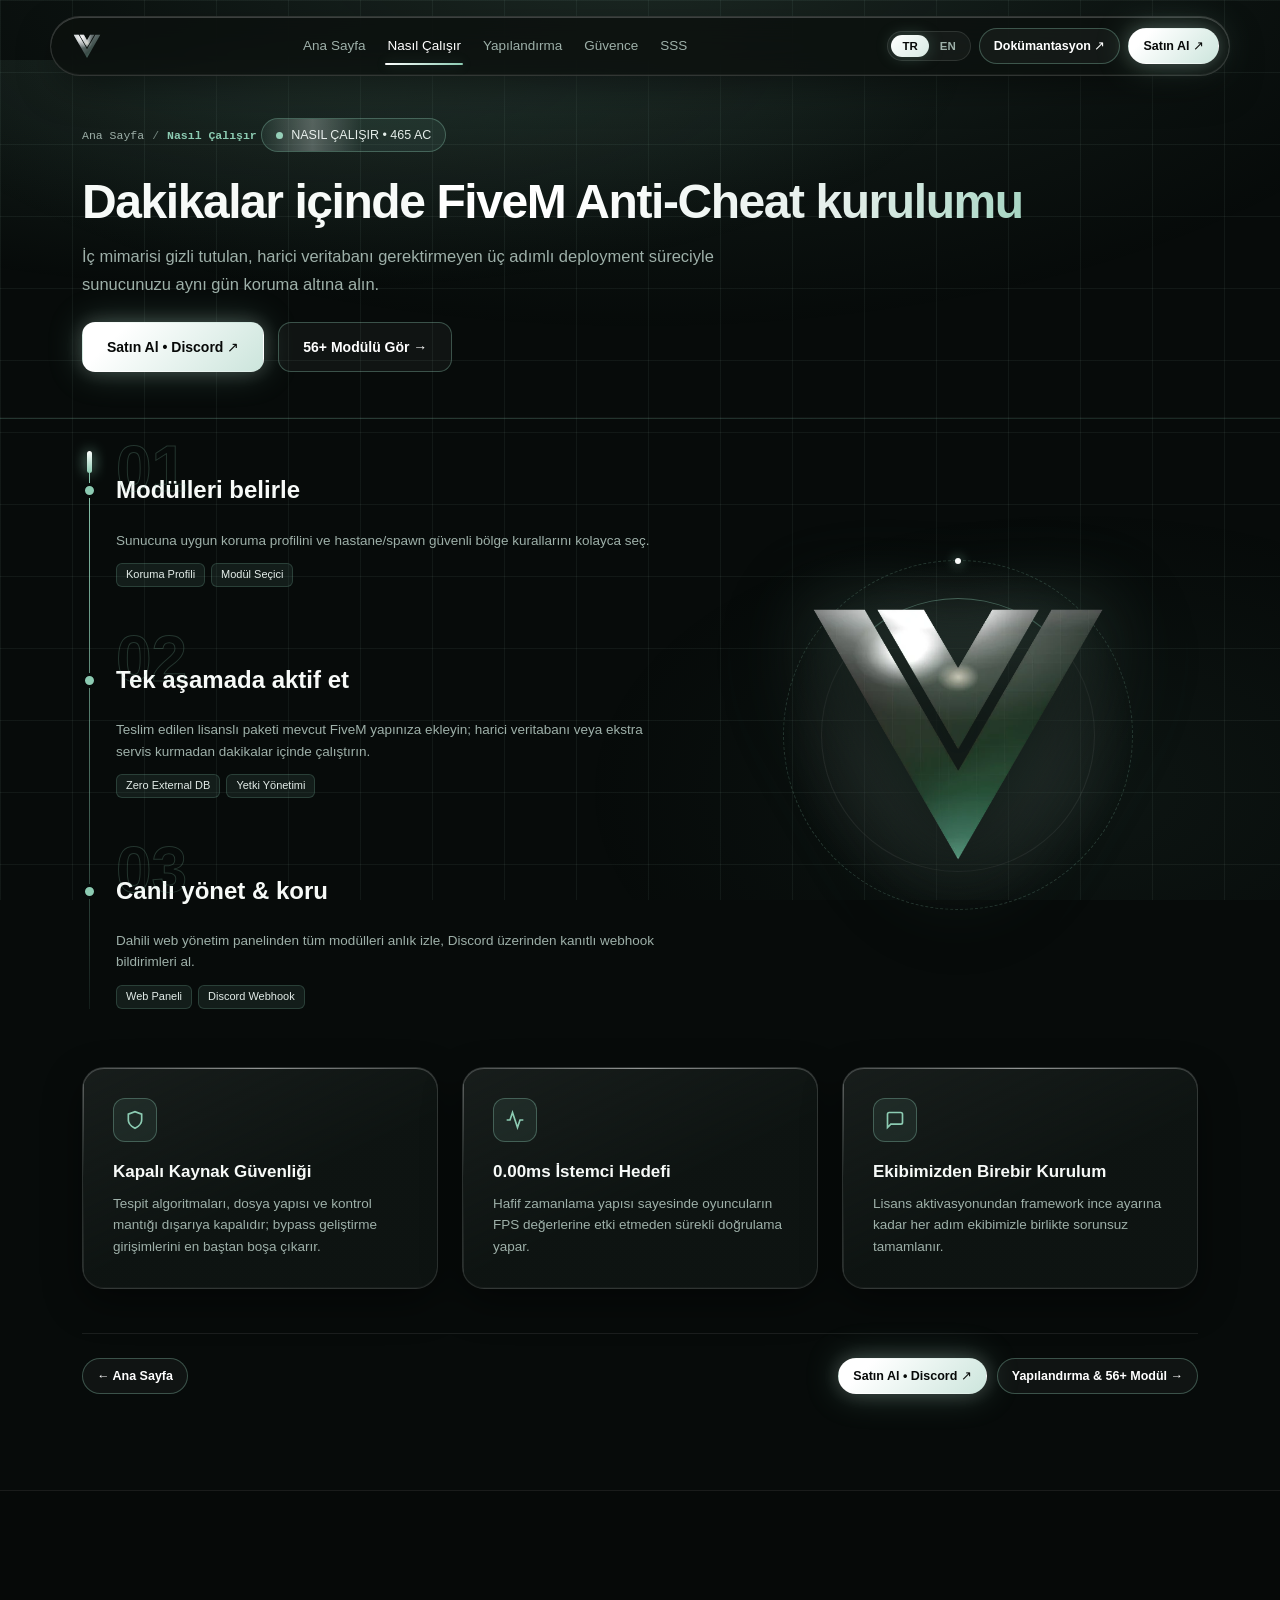
<file: website/nasil-calisir.html>
<!DOCTYPE html>
<html lang="tr" class="notranslate">
<head>
  <meta charset="UTF-8">
  <meta name="viewport" content="width=device-width, initial-scale=1.0">
  <meta name="google" content="notranslate">
  <title>FiveM Anticheat Nasıl Çalışır? 0.00ms Kurulum | 465 AC</title>
  <meta name="description" content="465 AC FiveM anticheat çalışma akışı: sunucu taraflı doğrulama, harici veritabanı gerektirmeyen tek aşamalı kurulum ve dahili web paneli.">
  <meta name="keywords" content="fivem anticheat kurulum, sunucu taraflı anticheat, zero external db anticheat, fivem web panel, 465 ac nasıl çalışır">
  <meta name="author" content="465 AC">
  <meta name="application-name" content="465 AC">
  <meta name="referrer" content="strict-origin-when-cross-origin">
  <meta name="robots" content="index, follow, max-image-preview:large, max-snippet:-1">
  <meta name="theme-color" content="#8ccbb2">
  <link rel="canonical" href="https://www.465.lol/nasil-calisir">
  <link rel="alternate" hreflang="tr" href="https://www.465.lol/nasil-calisir">
  <link rel="alternate" type="application/rss+xml" title="465 AC Feed" href="https://www.465.lol/feed.xml">
  <link rel="alternate" type="text/plain" title="465 AC LLM Context" href="https://www.465.lol/llms.txt">
  <link rel="icon" type="image/svg+xml" href="assets/logo.svg">
  <link rel="icon" type="image/png" sizes="531x465" href="assets/logo-465.png">
  <link rel="apple-touch-icon" href="assets/logo-465.png">
  <link rel="manifest" href="site.webmanifest">
  <link rel="dns-prefetch" href="https://discord.gg">
  <link rel="dns-prefetch" href="https://www.googletagmanager.com">

  <meta property="og:type" content="website">
  <meta property="og:site_name" content="465 AC">
  <meta property="og:title" content="FiveM Anticheat Nasıl Çalışır? 0.00ms Kurulum | 465 AC">
  <meta property="og:description" content="465 AC FiveM anticheat çalışma akışı: sunucu taraflı doğrulama, harici veritabanı gerektirmeyen tek aşamalı kurulum ve dahili web paneli.">
  <meta property="og:url" content="https://www.465.lol/nasil-calisir">
  <meta property="og:updated_time" content="2026-11-21T16:25:00+03:00">
  <meta property="og:image" content="https://www.465.lol/assets/og-banner.png">
  <meta property="og:image:type" content="image/png">
  <meta property="og:image:width" content="1200">
  <meta property="og:image:height" content="630">
  <meta property="og:image:alt" content="465 AC — 0.00ms FiveM Anticheat">
  <meta property="og:locale" content="tr_TR">
  

  <meta name="twitter:card" content="summary_large_image">
  <meta name="twitter:title" content="FiveM Anticheat Nasıl Çalışır? 0.00ms Kurulum | 465 AC">
  <meta name="twitter:description" content="465 AC FiveM anticheat çalışma akışı: sunucu taraflı doğrulama, harici veritabanı gerektirmeyen tek aşamalı kurulum ve dahili web paneli.">
  <meta name="twitter:image" content="https://www.465.lol/assets/og-banner.png">
  <meta name="twitter:image:alt" content="465 AC — FiveM Anti-Cheat">

  <link rel="preload" as="style" href="assets/app.v26.min.css">
  <link rel="preload" as="image" type="image/webp" href="assets/logo-465.webp">
  <link rel="stylesheet" href="assets/app.v26.min.css">

  <script type="application/ld+json">{"@context":"https://schema.org","@graph":[{"@type":"Organization","@id":"https://www.465.lol/#organization","name":"465 AC","alternateName":["465 Anticheat","465 Anti-Cheat","465 FiveM Anticheat"],"url":"https://www.465.lol/","logo":{"@type":"ImageObject","url":"https://www.465.lol/assets/logo-465.png","width":531,"height":465},"image":"https://www.465.lol/assets/og-banner.png","sameAs":["https://discord.gg/YYNvMMJZTm"],"knowsAbout":["FiveM Anticheat","FiveM Server Security","Anti-Crasher","QBCore","QBox","ESX"],"contactPoint":[{"@type":"ContactPoint","contactType":"customer support","url":"https://discord.gg/YYNvMMJZTm","availableLanguage":["Turkish","English"]}],"description":"FiveM QBCore, QBox, ESX ve Standalone sunucular için 0.00ms resmon hedefli sunucu taraflı anticheat ve dahili web yönetim altyapısı."},{"@type":"WebPage","name":"FiveM Anticheat Nasıl Çalışır? — 465 AC","url":"https://www.465.lol/nasil-calisir","inLanguage":"tr-TR"},{"@type":"BreadcrumbList","itemListElement":[{"@type":"ListItem","position":1,"name":"Ana Sayfa","item":"https://www.465.lol/"},{"@type":"ListItem","position":2,"name":"Nasıl Çalışır","item":"https://www.465.lol/nasil-calisir"}]}]}</script>
  <script type="speculationrules">{"prefetch":[{"source":"document","where":{"and":[{"href_matches":"/*"},{"not":{"href_matches":"/*.xml"}}]},"eagerness":"moderate"}]}</script>
</head>
<body>
  <div class="bg-grid" aria-hidden="true"></div>
  <div class="navbar-wrap">
    <header class="navbar-pill">
      <a href="/" class="brand" aria-label="465 AC Ana Sayfa">
        <img src="assets/logo.svg" alt="465 AC FiveM Anti-Cheat Logo" width="32" height="32" decoding="sync" fetchpriority="high" style="display:block;">
      </a>
      <nav class="nav-links" id="primaryNavLinks" aria-label="Ana Menü">
        <a href="/">Ana Sayfa</a><a href="/nasil-calisir" class="active">Nasıl Çalışır</a><a href="/yapilandirma">Yapılandırma</a><a href="/guvence">Güvence</a><a href="/sss">SSS</a>
        <a href="/docs" class="nav-mobile-only">Dokümantasyon ↗</a>
        <a href="https://discord.gg/YYNvMMJZTm" target="_blank" rel="noopener noreferrer" class="nav-mobile-only">Satın Al • Discord ↗</a>
      </nav>
      <div class="nav-actions">
        <div class="lang-switch" aria-label="Dil Seçimi">
          <button type="button" data-lang-btn="tr" class="active" onclick="set465Lang('tr')">TR</button>
          <button type="button" data-lang-btn="en" onclick="set465Lang('en')">EN</button>
        </div>
        <a href="/docs" class="btn btn-dark btn-sm">Dokümantasyon ↗</a>
        <a href="https://discord.gg/YYNvMMJZTm" target="_blank" rel="noopener noreferrer" class="btn btn-white btn-sm">Satın Al ↗</a>
        <button type="button" class="mobile-toggle" id="mobileNavToggle" aria-label="Menüyü Aç">☰</button>
      </div>
    </header>
  </div>
  <button type="button" class="scroll-top-btn" id="scrollTopBtn" onclick="window.scrollTo({top:0,behavior:'smooth'})" aria-label="Yukarı çık"><svg width="18" height="18" viewBox="0 0 24 24" fill="none" stroke="currentColor" stroke-width="2.2"><line x1="12" y1="19" x2="12" y2="5"/><polyline points="5 12 12 5 19 12"/></svg></button>
  <main><section class="page-hero">
    <div class="container">
      <nav class="breadcrumb" aria-label="Sayfa Yolu">
        <a href="/">Ana Sayfa</a>
        <span aria-hidden="true">/</span>
        <span aria-current="page">Nasıl Çalışır</span>
      </nav>
      <div class="hero-badge"><span class="hero-badge-dot"></span><span>NASIL ÇALIŞIR • 465 AC</span></div>
      <h1>Dakikalar içinde <span class="silver-grad">FiveM Anti-Cheat kurulumu</span></h1>
      <p class="hero-sub" style="margin-left:0;margin-bottom:24px;max-width:680px;">İç mimarisi gizli tutulan, harici veritabanı gerektirmeyen üç adımlı deployment süreciyle sunucunuzu aynı gün koruma altına alın.</p>
      <div class="hero-cta" style="justify-content:flex-start;margin-bottom:0;"><a href="https://discord.gg/YYNvMMJZTm" target="_blank" rel="noopener noreferrer" class="btn btn-white btn-lg">Satın Al • Discord ↗</a><a href="/yapilandirma" class="btn btn-dark btn-lg">56+ Modülü Gör →</a></div>
    </div>
  </section>
  <section class="section" style="padding-top:32px;">
    <div class="container">
      <div class="how-grid">
        <div class="timeline" data-reveal>
          <div class="tl-step">
            <span class="tl-dot"></span><span class="tl-num">01</span>
            <h2>Modülleri belirle</h2>
            <p>Sunucuna uygun koruma profilini ve hastane/spawn güvenli bölge kurallarını kolayca seç.</p>
            <div class="tag-row"><span class="fw-tag">Koruma Profili</span><span class="fw-tag">Modül Seçici</span></div>
          </div>
          <div class="tl-step">
            <span class="tl-dot"></span><span class="tl-num">02</span>
            <h2>Tek aşamada aktif et</h2>
            <p>Teslim edilen lisanslı paketi mevcut FiveM yapınıza ekleyin; harici veritabanı veya ekstra servis kurmadan dakikalar içinde çalıştırın.</p>
            <div class="tag-row"><span class="fw-tag">Zero External DB</span><span class="fw-tag">Yetki Yönetimi</span></div>
          </div>
          <div class="tl-step">
            <span class="tl-dot"></span><span class="tl-num">03</span>
            <h2>Canlı yönet &amp; koru</h2>
            <p>Dahili web yönetim panelinden tüm modülleri anlık izle, Discord üzerinden kanıtlı webhook bildirimleri al.</p>
            <div class="tag-row"><span class="fw-tag">Web Paneli</span><span class="fw-tag">Discord Webhook</span></div>
          </div>
        </div>
        <div class="chrome-stage" data-reveal id="emblemStage">
          <div class="chrome-halo"></div><div class="orbit-ring"></div><div class="orbit-ring-inner"></div>
          <div class="logo-float"><picture><source srcset="assets/logo-465.webp" type="image/webp"><img src="assets/logo-465.png" alt="465 AC Şeffaf Metalik Logo" width="310" height="271" loading="eager" decoding="async" fetchpriority="high"></picture></div>
        </div>
      </div>

      <div class="grid-3" style="margin-top:48px;" data-reveal>
        <div class="card guarantee-card">
          <div class="sq-icon"><svg width="20" height="20" viewBox="0 0 24 24" fill="none" stroke="currentColor" stroke-width="2"><path d="M12 22s8-4 8-10V5l-8-3-8 3v7c0 6 8 10 8 10z"/></svg></div>
          <h3 style="margin:0 0 8px;font-size:17px;">Kapalı Kaynak Güvenliği</h3>
          <p style="margin:0;font-size:13.5px;color:var(--text-muted);">Tespit algoritmaları, dosya yapısı ve kontrol mantığı dışarıya kapalıdır; bypass geliştirme girişimlerini en baştan boşa çıkarır.</p>
        </div>
        <div class="card guarantee-card">
          <div class="sq-icon"><svg width="20" height="20" viewBox="0 0 24 24" fill="none" stroke="currentColor" stroke-width="2"><polyline points="22 12 18 12 15 21 9 3 6 12 2 12"/></svg></div>
          <h3 style="margin:0 0 8px;font-size:17px;">0.00ms İstemci Hedefi</h3>
          <p style="margin:0;font-size:13.5px;color:var(--text-muted);">Hafif zamanlama yapısı sayesinde oyuncuların FPS değerlerine etki etmeden sürekli doğrulama yapar.</p>
        </div>
        <div class="card guarantee-card">
          <div class="sq-icon"><svg width="20" height="20" viewBox="0 0 24 24" fill="none" stroke="currentColor" stroke-width="2"><path d="M21 15a2 2 0 0 1-2 2H7l-4 4V5a2 2 0 0 1 2-2h14a2 2 0 0 1 2 2z"/></svg></div>
          <h3 style="margin:0 0 8px;font-size:17px;">Ekibimizden Birebir Kurulum</h3>
          <p style="margin:0;font-size:13.5px;color:var(--text-muted);">Lisans aktivasyonundan framework ince ayarına kadar her adım ekibimizle birlikte sorunsuz tamamlanır.</p>
        </div>
      </div>

      <div class="page-pager" data-reveal>
    <a href="/" class="btn btn-dark btn-sm">← Ana Sayfa</a>
    <div style="display:flex;flex-wrap:wrap;gap:10px;">
      <a href="https://discord.gg/YYNvMMJZTm" target="_blank" rel="noopener noreferrer" class="btn btn-white btn-sm">Satın Al • Discord ↗</a>
      <a href="/yapilandirma" class="btn btn-dark btn-sm">Yapılandırma & 56+ Modül →</a>
    </div>
  </div>
    </div>
  </section></main>
  <footer class="footer">
    <div class="container">
      <div class="footer-cta-band">
        <div>
          <div class="eyebrow left" style="margin-bottom:0;">SATIN ALMA &amp; LİSANS</div>
          <h2>465 AC lisansı ve kurulum için Discord'a katıl.</h2>
          <p style="margin:6px 0 0;font-size:13.5px;color:var(--text-muted);">Fiyat bilgisi, canlı web panel önizlemesi ve hızlı kurulum için Discord'dan ticket açın.</p>
        </div>
        <div style="display:flex;flex-wrap:wrap;gap:10px;">
          <a href="https://discord.gg/YYNvMMJZTm" target="_blank" rel="noopener noreferrer" class="btn btn-white btn-sm">Satın Al • Discord ↗</a>
          <a href="/docs" class="btn btn-dark btn-sm">Kurulum Rehberi ↗</a>
        </div>
      </div>

      <div class="footer-grid">
        <div>
          <div class="footer-col-title">KURUMSAL</div>
          <div class="footer-brand-logo">
            <picture><source srcset="assets/logo-465.webp" type="image/webp"><img src="assets/logo-465.png" alt="465 AC Şeffaf Logo" width="28" height="25" loading="lazy" decoding="async"></picture>
            <strong style="font-size:16.5px;letter-spacing:-0.02em;">465 AC</strong>
            <span class="footer-brand-tag">SECURITY</span>
          </div>
          <p style="font-size:13px;color:var(--text-muted);margin:0;max-width:290px;line-height:1.6;">
            FiveM sunucu toplulukları için 0.00ms resmon hedefli, sunucu taraflı anticheat ve dahili web yönetim altyapısı.
          </p>
          <div class="footer-status">
            <span class="hero-badge-dot"></span>
            <span>Sunucu Katmanı Aktif • Web Panel</span>
          </div>
        </div>

        <div>
          <div class="footer-col-title">SAYFALAR</div>
          <ul>
            <li><a href="/">Ana Sayfa</a></li>
            <li><a href="/nasil-calisir">Nasıl Çalışır?</a></li>
            <li><a href="/yapilandirma">Yapılandırma &amp; 56+ Modül</a></li>
            <li><a href="/guvence">Güvence &amp; Kıyaslama</a></li>
            <li><a href="/sss">Sıkça Sorulan Sorular</a></li>
          </ul>
        </div>

        <div>
          <div class="footer-col-title">DOKÜMANTASYON</div>
          <ul>
            <li><a href="/docs">Kurulum Rehberi</a></li>
            <li><a href="/docs#aksiyonlar">Aksiyon Profilleri</a></li>
            <li><a href="/docs#yonetim">Panel &amp; Yönetim</a></li>
            <li><a href="https://discord.gg/YYNvMMJZTm" target="_blank" rel="noopener noreferrer">Satın Al (Discord) ↗</a></li>
          </ul>
        </div>

        <div>
          <div class="footer-col-title">SİSTEM ÖZETİ</div>
          <div class="snake-box footer-hub-card">
            <div style="display:flex;align-items:center;gap:10px;">
              <div class="sq-icon" style="width:32px;height:32px;margin-bottom:0;border-radius:9px;"><svg width="15" height="15" viewBox="0 0 24 24" fill="none" stroke="currentColor" stroke-width="2"><path d="M12 22s8-4 8-10V5l-8-3-8 3v7c0 6 8 10 8 10z"/></svg></div>
              <div>
                <div style="font-size:13px;font-weight:700;color:#fff;">465 AC Altyapı</div>
                <div style="font-size:11px;color:var(--text-dim);">Satın Alma, Lisans &amp; Destek</div>
              </div>
            </div>
            <div class="footer-kv-list">
              <div class="footer-kv"><span class="footer-kv-lbl">Performans</span><span class="footer-kv-val">0.00ms Resmon</span></div>
              <div class="footer-kv"><span class="footer-kv-lbl">Altyapı</span><span class="footer-kv-val">Zero External DB</span></div>
              <div class="footer-kv"><span class="footer-kv-lbl">Satış &amp; Destek</span><span class="footer-kv-val">Discord Ticket</span></div>
            </div>
            <div style="display:grid;grid-template-columns:1fr 1fr;gap:8px;">
              <a href="/docs" class="btn btn-dark btn-sm">Doküman ↗</a>
              <a href="https://discord.gg/YYNvMMJZTm" target="_blank" rel="noopener noreferrer" class="btn btn-white btn-sm">Satın Al ↗</a>
            </div>
          </div>
        </div>
      </div>

      <div class="footer-bottom">
        <span>© 2026 <strong>465 AC</strong> (<a href="https://www.465.lol/" style="color:var(--text-muted)">www.465.lol</a>) · Tüm hakları saklıdır.</span>
        <div style="display:flex;flex-wrap:wrap;align-items:center;gap:16px;">
          <div class="footer-legal-links">
            <a href="/en">English</a>
            <a href="/sitemap.xml">Sitemap</a>
            <a href="/feed.xml">RSS</a>
            <a href="/llms.txt">LLMs</a>
          </div>
          <span class="dmca-badge">✓ PROTECTED BY WWW.465.LOL</span>
        </div>
      </div>
    </div>
  </footer>
  <script src="assets/app.v26.min.js" defer></script>
  <script>window.dataLayer=window.dataLayer||[];function gtag(){dataLayer.push(arguments);}gtag('js',new Date());</script>
</body>
</html>
</file>
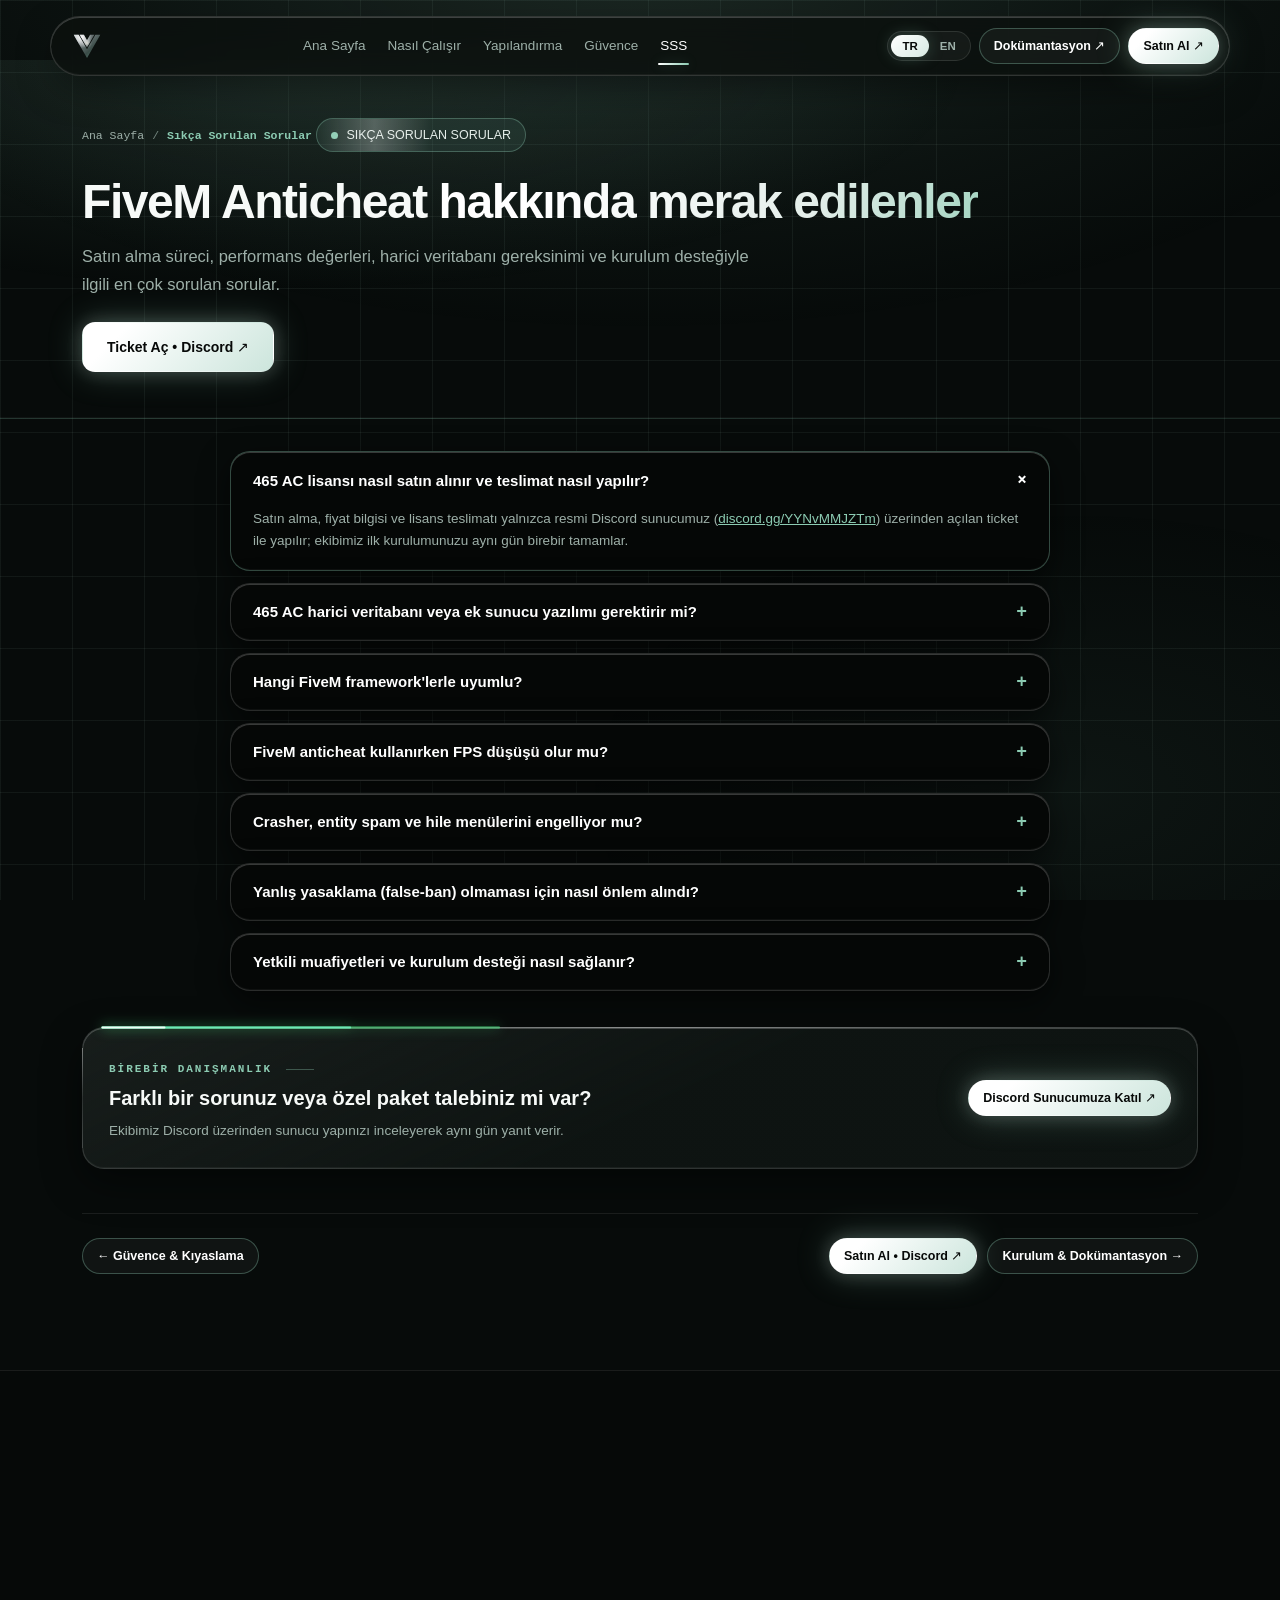
<file: website/sss.html>
<!DOCTYPE html>
<html lang="tr" class="notranslate">
<head>
  <meta charset="UTF-8">
  <meta name="viewport" content="width=device-width, initial-scale=1.0">
  <meta name="google" content="notranslate">
  <title>FiveM Anticheat SSS: FPS, False-Ban & Satın Alma | 465 AC</title>
  <meta name="description" content="465 AC FiveM anticheat lisans satın alma, 0.00ms FPS etkisi, QBCore/QBox/ESX uyumluluğu ve false-ban koruması hakkında sıkça sorulan sorular.">
  <meta name="keywords" content="fivem anticheat sss, 465 ac satın al, fivem anticheat fps düşürür mü, fivem ban aşma koruması, discord anticheat destek">
  <meta name="author" content="465 AC">
  <meta name="application-name" content="465 AC">
  <meta name="referrer" content="strict-origin-when-cross-origin">
  <meta name="robots" content="index, follow, max-image-preview:large, max-snippet:-1">
  <meta name="theme-color" content="#8ccbb2">
  <link rel="canonical" href="https://www.465.lol/sss">
  <link rel="alternate" hreflang="tr" href="https://www.465.lol/sss">
  <link rel="alternate" type="application/rss+xml" title="465 AC Feed" href="https://www.465.lol/feed.xml">
  <link rel="alternate" type="text/plain" title="465 AC LLM Context" href="https://www.465.lol/llms.txt">
  <link rel="icon" type="image/svg+xml" href="assets/logo.svg">
  <link rel="icon" type="image/png" sizes="531x465" href="assets/logo-465.png">
  <link rel="apple-touch-icon" href="assets/logo-465.png">
  <link rel="manifest" href="site.webmanifest">
  <link rel="dns-prefetch" href="https://discord.gg">
  <link rel="dns-prefetch" href="https://www.googletagmanager.com">

  <meta property="og:type" content="website">
  <meta property="og:site_name" content="465 AC">
  <meta property="og:title" content="FiveM Anticheat SSS: FPS, False-Ban & Satın Alma | 465 AC">
  <meta property="og:description" content="465 AC FiveM anticheat lisans satın alma, 0.00ms FPS etkisi, QBCore/QBox/ESX uyumluluğu ve false-ban koruması hakkında sıkça sorulan sorular.">
  <meta property="og:url" content="https://www.465.lol/sss">
  <meta property="og:updated_time" content="2026-11-21T16:25:00+03:00">
  <meta property="og:image" content="https://www.465.lol/assets/og-banner.png">
  <meta property="og:image:type" content="image/png">
  <meta property="og:image:width" content="1200">
  <meta property="og:image:height" content="630">
  <meta property="og:image:alt" content="465 AC — 0.00ms FiveM Anticheat">
  <meta property="og:locale" content="tr_TR">
  

  <meta name="twitter:card" content="summary_large_image">
  <meta name="twitter:title" content="FiveM Anticheat SSS: FPS, False-Ban & Satın Alma | 465 AC">
  <meta name="twitter:description" content="465 AC FiveM anticheat lisans satın alma, 0.00ms FPS etkisi, QBCore/QBox/ESX uyumluluğu ve false-ban koruması hakkında sıkça sorulan sorular.">
  <meta name="twitter:image" content="https://www.465.lol/assets/og-banner.png">
  <meta name="twitter:image:alt" content="465 AC — FiveM Anti-Cheat">

  <link rel="preload" as="style" href="assets/app.v26.min.css">
  
  <link rel="stylesheet" href="assets/app.v26.min.css">

  <script type="application/ld+json">{"@context":"https://schema.org","@graph":[{"@type":"Organization","@id":"https://www.465.lol/#organization","name":"465 AC","alternateName":["465 Anticheat","465 Anti-Cheat","465 FiveM Anticheat"],"url":"https://www.465.lol/","logo":{"@type":"ImageObject","url":"https://www.465.lol/assets/logo-465.png","width":531,"height":465},"image":"https://www.465.lol/assets/og-banner.png","sameAs":["https://discord.gg/YYNvMMJZTm"],"knowsAbout":["FiveM Anticheat","FiveM Server Security","Anti-Crasher","QBCore","QBox","ESX"],"contactPoint":[{"@type":"ContactPoint","contactType":"customer support","url":"https://discord.gg/YYNvMMJZTm","availableLanguage":["Turkish","English"]}],"description":"FiveM QBCore, QBox, ESX ve Standalone sunucular için 0.00ms resmon hedefli sunucu taraflı anticheat ve dahili web yönetim altyapısı."},{"@type":"FAQPage","mainEntity":[{"@type":"Question","name":"465 AC lisansı nasıl satın alınır ve teslimat nasıl yapılır?","acceptedAnswer":{"@type":"Answer","text":"Satın alma ve lisanslama resmi Discord sunucumuz (https://discord.gg/YYNvMMJZTm) üzerinden açılan destek bileti (ticket) ile yapılır; teslimat ve ilk kurulum aynı gün birebir tamamlanır."}},{"@type":"Question","name":"465 AC harici veritabanı veya ek sunucu yazılımı gerektirir mi?","acceptedAnswer":{"@type":"Answer","text":"Hayır. Kurulum sonrası web yönetim paneli doğrudan sunucu altyapınız içinde çalışır; kayıt ve yasaklama verileri yerleşik güvenli depolama motorumuzda saklanır ve harici veritabanı gerektirmez."}},{"@type":"Question","name":"Hangi FiveM framework'lerle uyumlu?","acceptedAnswer":{"@type":"Answer","text":"QBCore, QBox, ESX ve Standalone tüm modern FiveM sunucu altyapılarıyla tam uyumludur. Hastane, spawn ve meslek bölgeleri için güvenli alan uyumlulukları tüm paketlere kolayca adapte edilir."}},{"@type":"Question","name":"FiveM anticheat kullanırken FPS düşüşü olur mu?","acceptedAnswer":{"@type":"Answer","text":"Hayır. 465 AC düşük işlemci yüküyle çalışacak şekilde optimize edilmiştir ve istemcide 0.00-0.01ms resmon hedefleyerek kalabalık RP sunucularında dahi FPS kaybını önler."}},{"@type":"Question","name":"Crasher, entity spam ve hile menülerini engelliyor mu?","acceptedAnswer":{"@type":"Answer","text":"Evet. Çoklu crasher filtreleri, toplu entity/NPC spam engeli, anti-noclip, anti-aimbot, anti-godmode ve enjeksiyon korumaları tek pakette sunulur."}},{"@type":"Question","name":"Yanlış yasaklama (false-ban) olmaması için nasıl önlem alındı?","acceptedAnswer":{"@type":"Answer","text":"Her koruma kategorisi kapalı, bildirim, atma veya yasaklama profilleriyle ayarlanabilir; hastane ve spawn noktaları için güvenli bölge uyumlulukları yanlış tespitleri önler."}},{"@type":"Question","name":"Yetkili muafiyetleri ve kurulum desteği nasıl sağlanır?","acceptedAnswer":{"@type":"Answer","text":"Yetkili izinleri teslimat sırasında sağlanan özel güvenlik anahtarı üzerinden yapılandırılır ve kurulum sürecinde birebir teknik destek verilir."}}]},{"@type":"BreadcrumbList","itemListElement":[{"@type":"ListItem","position":1,"name":"Ana Sayfa","item":"https://www.465.lol/"},{"@type":"ListItem","position":2,"name":"SSS","item":"https://www.465.lol/sss"}]}]}</script>
  <script type="speculationrules">{"prefetch":[{"source":"document","where":{"and":[{"href_matches":"/*"},{"not":{"href_matches":"/*.xml"}}]},"eagerness":"moderate"}]}</script>
</head>
<body>
  <div class="bg-grid" aria-hidden="true"></div>
  <div class="navbar-wrap">
    <header class="navbar-pill">
      <a href="/" class="brand" aria-label="465 AC Ana Sayfa">
        <img src="assets/logo.svg" alt="465 AC FiveM Anti-Cheat Logo" width="32" height="32" decoding="sync" fetchpriority="high" style="display:block;">
      </a>
      <nav class="nav-links" id="primaryNavLinks" aria-label="Ana Menü">
        <a href="/">Ana Sayfa</a><a href="/nasil-calisir">Nasıl Çalışır</a><a href="/yapilandirma">Yapılandırma</a><a href="/guvence">Güvence</a><a href="/sss" class="active">SSS</a>
        <a href="/docs" class="nav-mobile-only">Dokümantasyon ↗</a>
        <a href="https://discord.gg/YYNvMMJZTm" target="_blank" rel="noopener noreferrer" class="nav-mobile-only">Satın Al • Discord ↗</a>
      </nav>
      <div class="nav-actions">
        <div class="lang-switch" aria-label="Dil Seçimi">
          <button type="button" data-lang-btn="tr" class="active" onclick="set465Lang('tr')">TR</button>
          <button type="button" data-lang-btn="en" onclick="set465Lang('en')">EN</button>
        </div>
        <a href="/docs" class="btn btn-dark btn-sm">Dokümantasyon ↗</a>
        <a href="https://discord.gg/YYNvMMJZTm" target="_blank" rel="noopener noreferrer" class="btn btn-white btn-sm">Satın Al ↗</a>
        <button type="button" class="mobile-toggle" id="mobileNavToggle" aria-label="Menüyü Aç">☰</button>
      </div>
    </header>
  </div>
  <button type="button" class="scroll-top-btn" id="scrollTopBtn" onclick="window.scrollTo({top:0,behavior:'smooth'})" aria-label="Yukarı çık"><svg width="18" height="18" viewBox="0 0 24 24" fill="none" stroke="currentColor" stroke-width="2.2"><line x1="12" y1="19" x2="12" y2="5"/><polyline points="5 12 12 5 19 12"/></svg></button>
  <main><section class="page-hero">
    <div class="container">
      <nav class="breadcrumb" aria-label="Sayfa Yolu">
        <a href="/">Ana Sayfa</a>
        <span aria-hidden="true">/</span>
        <span aria-current="page">Sıkça Sorulan Sorular</span>
      </nav>
      <div class="hero-badge"><span class="hero-badge-dot"></span><span>SIKÇA SORULAN SORULAR</span></div>
      <h1>FiveM Anticheat <span class="silver-grad">hakkında merak edilenler</span></h1>
      <p class="hero-sub" style="margin-left:0;margin-bottom:24px;max-width:680px;">Satın alma süreci, performans değerleri, harici veritabanı gereksinimi ve kurulum desteğiyle ilgili en çok sorulan sorular.</p>
      <div class="hero-cta" style="justify-content:flex-start;margin-bottom:0;"><a href="https://discord.gg/YYNvMMJZTm" target="_blank" rel="noopener noreferrer" class="btn btn-white btn-lg">Ticket Aç • Discord ↗</a></div>
    </div>
  </section>
  <section class="section" style="padding-top:32px;">
    <div class="container">
      <div class="faq-list" data-reveal>
        <div class="faq-item open">
          <button type="button" class="faq-q" onclick="this.parentElement.classList.toggle('open')">
            <span>465 AC lisansı nasıl satın alınır ve teslimat nasıl yapılır?</span><span class="faq-plus">+</span>
          </button>
          <div class="faq-a">Satın alma, fiyat bilgisi ve lisans teslimatı yalnızca resmi Discord sunucumuz (<a href="https://discord.gg/YYNvMMJZTm" target="_blank" rel="noopener noreferrer" style="color:var(--accent-bright);text-decoration:underline;">discord.gg/YYNvMMJZTm</a>) üzerinden açılan ticket ile yapılır; ekibimiz ilk kurulumunuzu aynı gün birebir tamamlar.</div>
        </div><div class="faq-item">
          <button type="button" class="faq-q" onclick="this.parentElement.classList.toggle('open')">
            <span>465 AC harici veritabanı veya ek sunucu yazılımı gerektirir mi?</span><span class="faq-plus">+</span>
          </button>
          <div class="faq-a">Hayır. Kurulum sonrası web yönetim paneli doğrudan sunucu altyapınız içinde çalışır; kayıt ve yasaklama verileri yerleşik güvenli depolama motorumuzda saklanır, harici veritabanı veya üçüncü parti servis kurulumu gerektirmez.</div>
        </div><div class="faq-item">
          <button type="button" class="faq-q" onclick="this.parentElement.classList.toggle('open')">
            <span>Hangi FiveM framework'lerle uyumlu?</span><span class="faq-plus">+</span>
          </button>
          <div class="faq-a">QBCore, QBox, ESX ve Standalone tüm modern FiveM sunucu altyapılarıyla tam uyumludur. Hastane, spawn ve meslek bölgeleri için güvenli alan uyumlulukları paket yapınıza kolayca adapte edilir.</div>
        </div><div class="faq-item">
          <button type="button" class="faq-q" onclick="this.parentElement.classList.toggle('open')">
            <span>FiveM anticheat kullanırken FPS düşüşü olur mu?</span><span class="faq-plus">+</span>
          </button>
          <div class="faq-a">Hayır. 465 AC düşük işlemci yüküyle çalışacak şekilde optimize edilmiştir ve istemci tarafında 0.00–0.01ms resmon hedefleyerek kalabalık RP sunucularında dahi FPS kaybını önler.</div>
        </div><div class="faq-item">
          <button type="button" class="faq-q" onclick="this.parentElement.classList.toggle('open')">
            <span>Crasher, entity spam ve hile menülerini engelliyor mu?</span><span class="faq-plus">+</span>
          </button>
          <div class="faq-a">Evet. Çoklu crasher filtreleri, toplu entity ve NPC spam engeli, anti-noclip, anti-aimbot, anti-godmode ve enjeksiyon korumaları tek pakette sunulur.</div>
        </div><div class="faq-item">
          <button type="button" class="faq-q" onclick="this.parentElement.classList.toggle('open')">
            <span>Yanlış yasaklama (false-ban) olmaması için nasıl önlem alındı?</span><span class="faq-plus">+</span>
          </button>
          <div class="faq-a">Her koruma kategorisi kapalı, bildirim, atma veya yasaklama profilleriyle ayarlanabilir; hastane ve spawn noktaları için güvenli bölge uyumlulukları yanlış tespitleri önler.</div>
        </div><div class="faq-item">
          <button type="button" class="faq-q" onclick="this.parentElement.classList.toggle('open')">
            <span>Yetkili muafiyetleri ve kurulum desteği nasıl sağlanır?</span><span class="faq-plus">+</span>
          </button>
          <div class="faq-a">Yetkili izinleri teslimat sırasında sağlanan özel güvenlik anahtarı üzerinden yapılandırılır ve kurulum sürecinde birebir teknik destek verilir.</div>
        </div>
      </div>

      <div class="snake-box" style="padding:26px;margin-top:36px;" data-reveal>
        <div style="display:flex;flex-wrap:wrap;justify-content:space-between;align-items:center;gap:16px;">
          <div>
            <div class="eyebrow left" style="margin-bottom:4px;">BİREBİR DANIŞMANLIK</div>
            <h2 style="margin:0 0 6px;font-size:20px;">Farklı bir sorunuz veya özel paket talebiniz mi var?</h2>
            <p style="margin:0;font-size:13.5px;color:var(--text-muted);">Ekibimiz Discord üzerinden sunucu yapınızı inceleyerek aynı gün yanıt verir.</p>
          </div>
          <a href="https://discord.gg/YYNvMMJZTm" target="_blank" rel="noopener noreferrer" class="btn btn-white btn-sm">Discord Sunucumuza Katıl ↗</a>
        </div>
      </div>

      <div class="page-pager" data-reveal>
    <a href="/guvence" class="btn btn-dark btn-sm">← Güvence & Kıyaslama</a>
    <div style="display:flex;flex-wrap:wrap;gap:10px;">
      <a href="https://discord.gg/YYNvMMJZTm" target="_blank" rel="noopener noreferrer" class="btn btn-white btn-sm">Satın Al • Discord ↗</a>
      <a href="/docs" class="btn btn-dark btn-sm">Kurulum & Dokümantasyon →</a>
    </div>
  </div>
    </div>
  </section></main>
  <footer class="footer">
    <div class="container">
      <div class="footer-cta-band">
        <div>
          <div class="eyebrow left" style="margin-bottom:0;">SATIN ALMA &amp; LİSANS</div>
          <h2>465 AC lisansı ve kurulum için Discord'a katıl.</h2>
          <p style="margin:6px 0 0;font-size:13.5px;color:var(--text-muted);">Fiyat bilgisi, canlı web panel önizlemesi ve hızlı kurulum için Discord'dan ticket açın.</p>
        </div>
        <div style="display:flex;flex-wrap:wrap;gap:10px;">
          <a href="https://discord.gg/YYNvMMJZTm" target="_blank" rel="noopener noreferrer" class="btn btn-white btn-sm">Satın Al • Discord ↗</a>
          <a href="/docs" class="btn btn-dark btn-sm">Kurulum Rehberi ↗</a>
        </div>
      </div>

      <div class="footer-grid">
        <div>
          <div class="footer-col-title">KURUMSAL</div>
          <div class="footer-brand-logo">
            <picture><source srcset="assets/logo-465.webp" type="image/webp"><img src="assets/logo-465.png" alt="465 AC Şeffaf Logo" width="28" height="25" loading="lazy" decoding="async"></picture>
            <strong style="font-size:16.5px;letter-spacing:-0.02em;">465 AC</strong>
            <span class="footer-brand-tag">SECURITY</span>
          </div>
          <p style="font-size:13px;color:var(--text-muted);margin:0;max-width:290px;line-height:1.6;">
            FiveM sunucu toplulukları için 0.00ms resmon hedefli, sunucu taraflı anticheat ve dahili web yönetim altyapısı.
          </p>
          <div class="footer-status">
            <span class="hero-badge-dot"></span>
            <span>Sunucu Katmanı Aktif • Web Panel</span>
          </div>
        </div>

        <div>
          <div class="footer-col-title">SAYFALAR</div>
          <ul>
            <li><a href="/">Ana Sayfa</a></li>
            <li><a href="/nasil-calisir">Nasıl Çalışır?</a></li>
            <li><a href="/yapilandirma">Yapılandırma &amp; 56+ Modül</a></li>
            <li><a href="/guvence">Güvence &amp; Kıyaslama</a></li>
            <li><a href="/sss">Sıkça Sorulan Sorular</a></li>
          </ul>
        </div>

        <div>
          <div class="footer-col-title">DOKÜMANTASYON</div>
          <ul>
            <li><a href="/docs">Kurulum Rehberi</a></li>
            <li><a href="/docs#aksiyonlar">Aksiyon Profilleri</a></li>
            <li><a href="/docs#yonetim">Panel &amp; Yönetim</a></li>
            <li><a href="https://discord.gg/YYNvMMJZTm" target="_blank" rel="noopener noreferrer">Satın Al (Discord) ↗</a></li>
          </ul>
        </div>

        <div>
          <div class="footer-col-title">SİSTEM ÖZETİ</div>
          <div class="snake-box footer-hub-card">
            <div style="display:flex;align-items:center;gap:10px;">
              <div class="sq-icon" style="width:32px;height:32px;margin-bottom:0;border-radius:9px;"><svg width="15" height="15" viewBox="0 0 24 24" fill="none" stroke="currentColor" stroke-width="2"><path d="M12 22s8-4 8-10V5l-8-3-8 3v7c0 6 8 10 8 10z"/></svg></div>
              <div>
                <div style="font-size:13px;font-weight:700;color:#fff;">465 AC Altyapı</div>
                <div style="font-size:11px;color:var(--text-dim);">Satın Alma, Lisans &amp; Destek</div>
              </div>
            </div>
            <div class="footer-kv-list">
              <div class="footer-kv"><span class="footer-kv-lbl">Performans</span><span class="footer-kv-val">0.00ms Resmon</span></div>
              <div class="footer-kv"><span class="footer-kv-lbl">Altyapı</span><span class="footer-kv-val">Zero External DB</span></div>
              <div class="footer-kv"><span class="footer-kv-lbl">Satış &amp; Destek</span><span class="footer-kv-val">Discord Ticket</span></div>
            </div>
            <div style="display:grid;grid-template-columns:1fr 1fr;gap:8px;">
              <a href="/docs" class="btn btn-dark btn-sm">Doküman ↗</a>
              <a href="https://discord.gg/YYNvMMJZTm" target="_blank" rel="noopener noreferrer" class="btn btn-white btn-sm">Satın Al ↗</a>
            </div>
          </div>
        </div>
      </div>

      <div class="footer-bottom">
        <span>© 2026 <strong>465 AC</strong> (<a href="https://www.465.lol/" style="color:var(--text-muted)">www.465.lol</a>) · Tüm hakları saklıdır.</span>
        <div style="display:flex;flex-wrap:wrap;align-items:center;gap:16px;">
          <div class="footer-legal-links">
            <a href="/en">English</a>
            <a href="/sitemap.xml">Sitemap</a>
            <a href="/feed.xml">RSS</a>
            <a href="/llms.txt">LLMs</a>
          </div>
          <span class="dmca-badge">✓ PROTECTED BY WWW.465.LOL</span>
        </div>
      </div>
    </div>
  </footer>
  <script src="assets/app.v26.min.js" defer></script>
  <script>window.dataLayer=window.dataLayer||[];function gtag(){dataLayer.push(arguments);}gtag('js',new Date());</script>
</body>
</html>
</file>
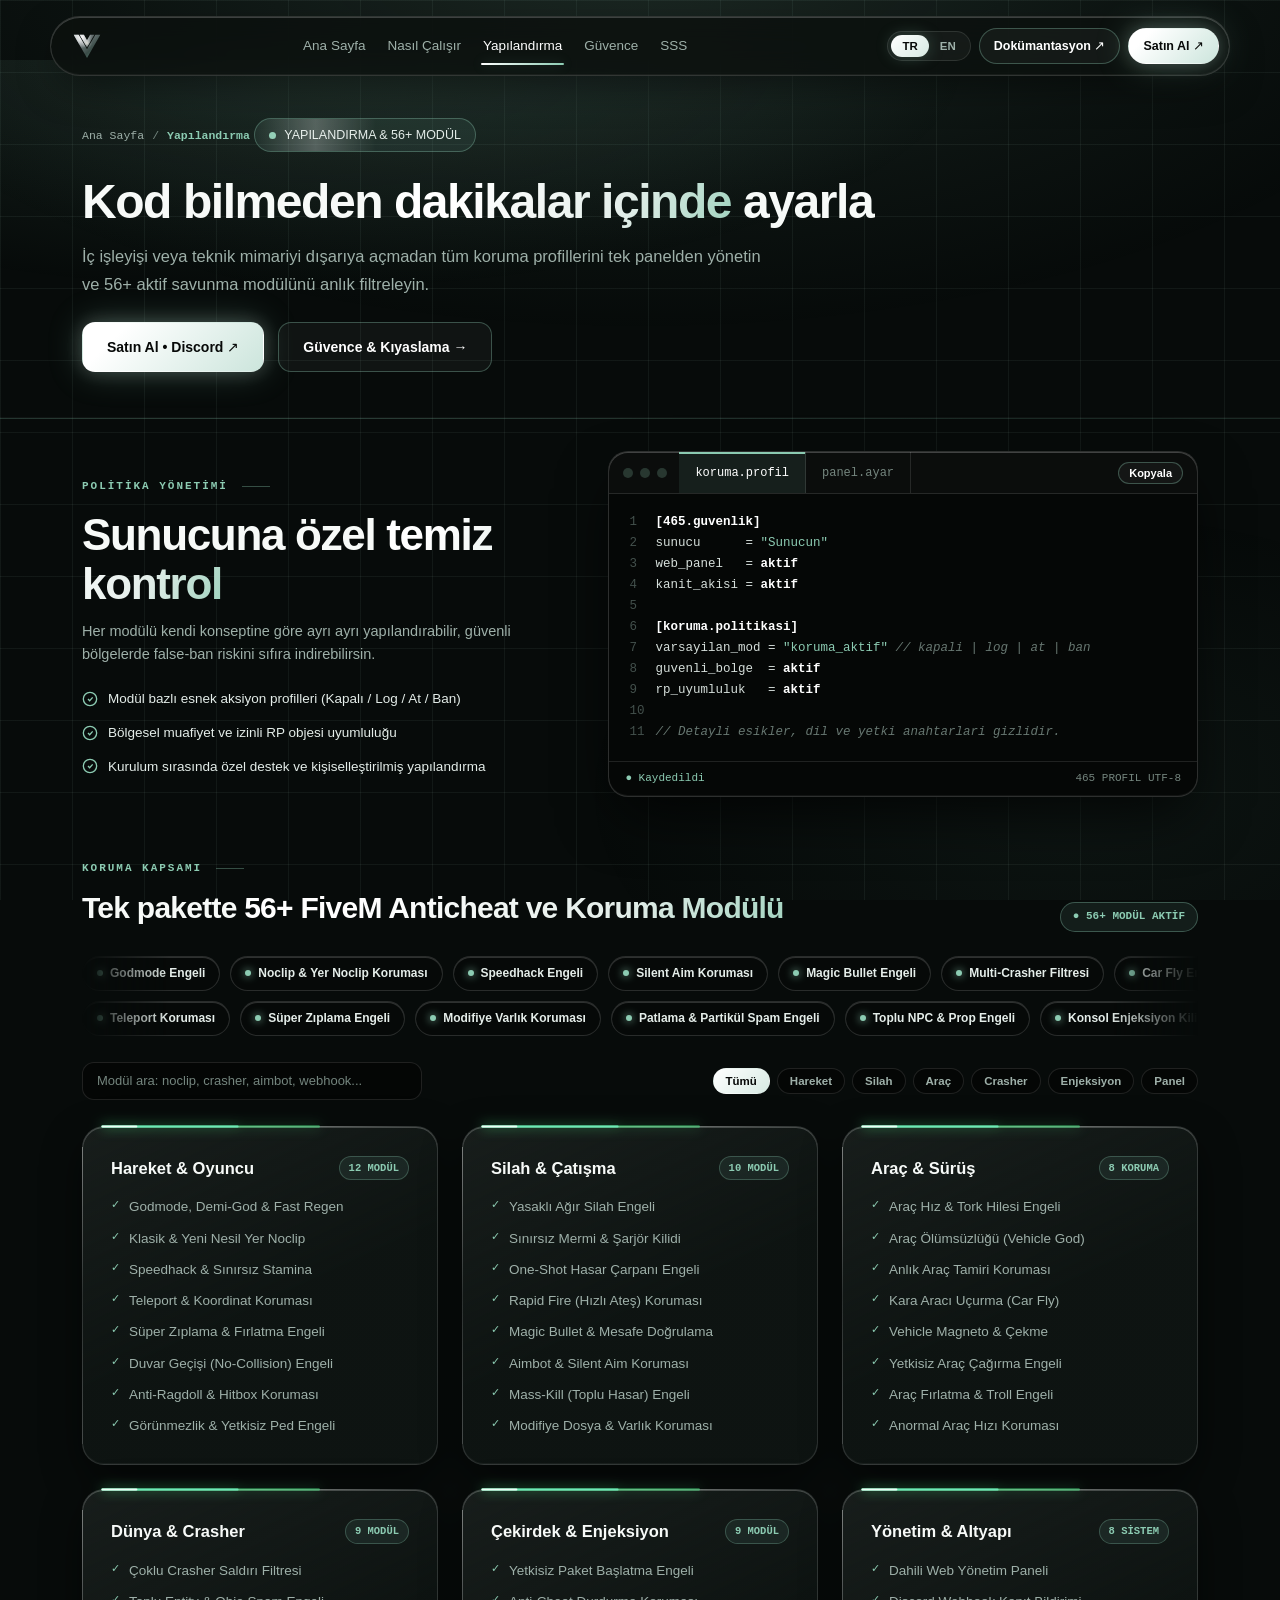
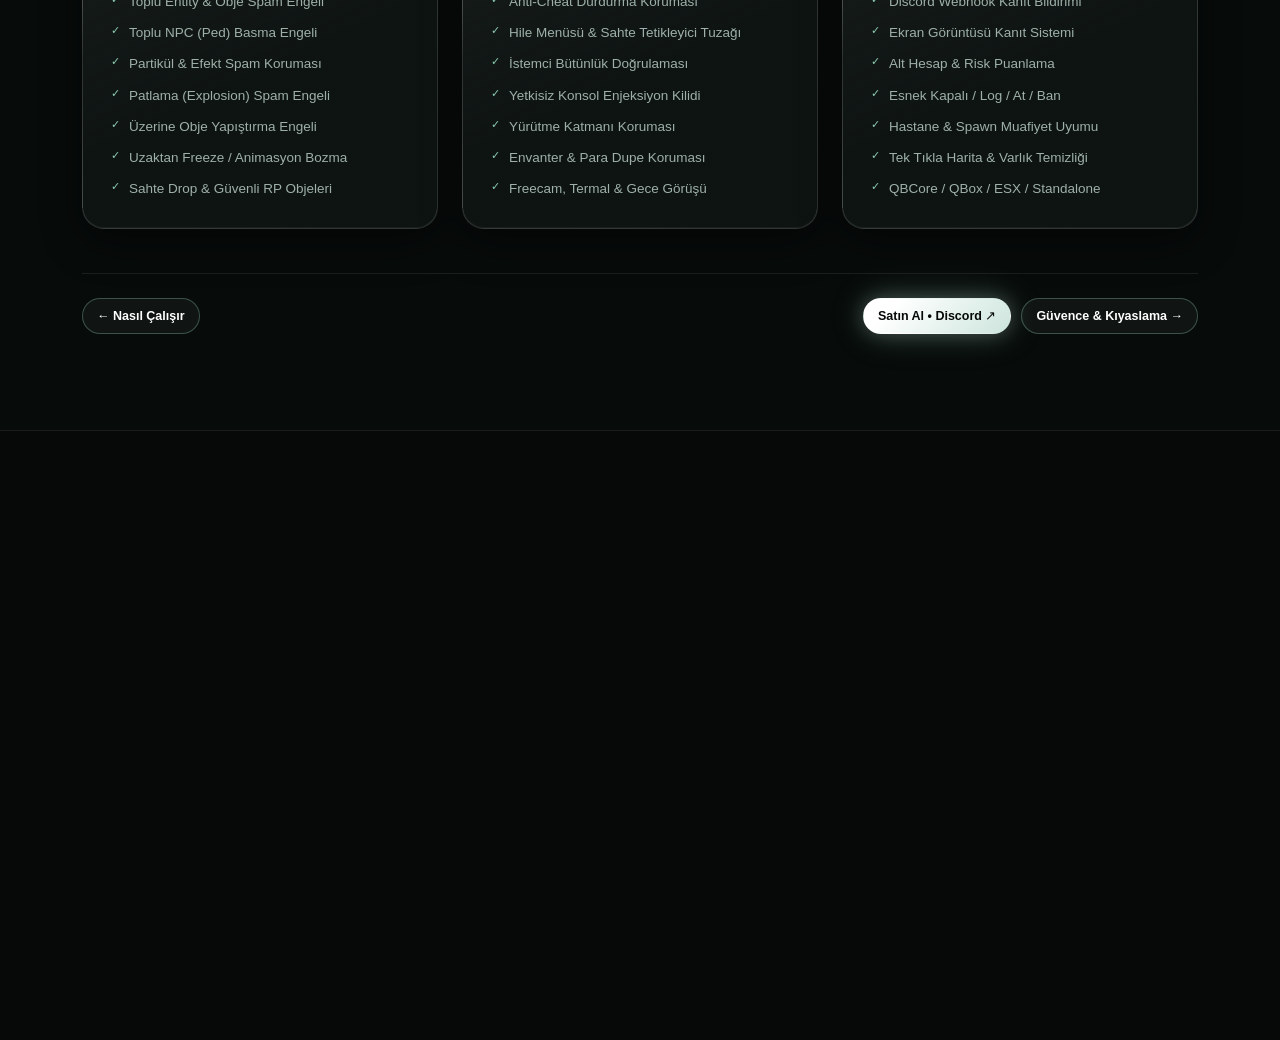
<file: website/yapilandirma.html>
<!DOCTYPE html>
<html lang="tr" class="notranslate">
<head>
  <meta charset="UTF-8">
  <meta name="viewport" content="width=device-width, initial-scale=1.0">
  <meta name="google" content="notranslate">
  <title>56+ FiveM Hile Koruması & Anti-Crasher | 465 AC</title>
  <meta name="description" content="465 AC FiveM hile koruma modülleri: anti-noclip, silent aim, godmode engeli, multi-crasher filtresi, araç koruma kalkanları ve canlı modül filtreleme.">
  <meta name="keywords" content="fivem hile koruma modülleri, fivem anti noclip, fivem anti crasher, silent aim engel, fivem godmode engel, 465 ac modüller">
  <meta name="author" content="465 AC">
  <meta name="application-name" content="465 AC">
  <meta name="referrer" content="strict-origin-when-cross-origin">
  <meta name="robots" content="index, follow, max-image-preview:large, max-snippet:-1">
  <meta name="theme-color" content="#8ccbb2">
  <link rel="canonical" href="https://www.465.lol/yapilandirma">
  <link rel="alternate" hreflang="tr" href="https://www.465.lol/yapilandirma">
  <link rel="alternate" type="application/rss+xml" title="465 AC Feed" href="https://www.465.lol/feed.xml">
  <link rel="alternate" type="text/plain" title="465 AC LLM Context" href="https://www.465.lol/llms.txt">
  <link rel="icon" type="image/svg+xml" href="assets/logo.svg">
  <link rel="icon" type="image/png" sizes="531x465" href="assets/logo-465.png">
  <link rel="apple-touch-icon" href="assets/logo-465.png">
  <link rel="manifest" href="site.webmanifest">
  <link rel="dns-prefetch" href="https://discord.gg">
  <link rel="dns-prefetch" href="https://www.googletagmanager.com">

  <meta property="og:type" content="website">
  <meta property="og:site_name" content="465 AC">
  <meta property="og:title" content="56+ FiveM Hile Koruması & Anti-Crasher | 465 AC">
  <meta property="og:description" content="465 AC FiveM hile koruma modülleri: anti-noclip, silent aim, godmode engeli, multi-crasher filtresi, araç koruma kalkanları ve canlı modül filtreleme.">
  <meta property="og:url" content="https://www.465.lol/yapilandirma">
  <meta property="og:updated_time" content="2026-11-21T16:25:00+03:00">
  <meta property="og:image" content="https://www.465.lol/assets/og-banner.png">
  <meta property="og:image:type" content="image/png">
  <meta property="og:image:width" content="1200">
  <meta property="og:image:height" content="630">
  <meta property="og:image:alt" content="465 AC — 0.00ms FiveM Anticheat">
  <meta property="og:locale" content="tr_TR">
  

  <meta name="twitter:card" content="summary_large_image">
  <meta name="twitter:title" content="56+ FiveM Hile Koruması & Anti-Crasher | 465 AC">
  <meta name="twitter:description" content="465 AC FiveM hile koruma modülleri: anti-noclip, silent aim, godmode engeli, multi-crasher filtresi, araç koruma kalkanları ve canlı modül filtreleme.">
  <meta name="twitter:image" content="https://www.465.lol/assets/og-banner.png">
  <meta name="twitter:image:alt" content="465 AC — FiveM Anti-Cheat">

  <link rel="preload" as="style" href="assets/app.v26.min.css">
  
  <link rel="stylesheet" href="assets/app.v26.min.css">

  <script type="application/ld+json">{"@context":"https://schema.org","@graph":[{"@type":"Organization","@id":"https://www.465.lol/#organization","name":"465 AC","alternateName":["465 Anticheat","465 Anti-Cheat","465 FiveM Anticheat"],"url":"https://www.465.lol/","logo":{"@type":"ImageObject","url":"https://www.465.lol/assets/logo-465.png","width":531,"height":465},"image":"https://www.465.lol/assets/og-banner.png","sameAs":["https://discord.gg/YYNvMMJZTm"],"knowsAbout":["FiveM Anticheat","FiveM Server Security","Anti-Crasher","QBCore","QBox","ESX"],"contactPoint":[{"@type":"ContactPoint","contactType":"customer support","url":"https://discord.gg/YYNvMMJZTm","availableLanguage":["Turkish","English"]}],"description":"FiveM QBCore, QBox, ESX ve Standalone sunucular için 0.00ms resmon hedefli sunucu taraflı anticheat ve dahili web yönetim altyapısı."},{"@type":"WebPage","name":"56+ FiveM Hile Koruması & Yapılandırma — 465 AC","url":"https://www.465.lol/yapilandirma","inLanguage":"tr-TR"},{"@type":"ItemList","name":"465 AC 56+ Koruma Kategorileri","itemListElement":[{"@type":"ListItem","position":1,"name":"Hareket & Oyuncu (12 MODÜL)"},{"@type":"ListItem","position":2,"name":"Silah & Çatışma (10 MODÜL)"},{"@type":"ListItem","position":3,"name":"Araç & Sürüş (8 KORUMA)"},{"@type":"ListItem","position":4,"name":"Dünya & Crasher (9 MODÜL)"},{"@type":"ListItem","position":5,"name":"Çekirdek & Enjeksiyon (9 MODÜL)"},{"@type":"ListItem","position":6,"name":"Yönetim & Altyapı (8 SİSTEM)"}]},{"@type":"BreadcrumbList","itemListElement":[{"@type":"ListItem","position":1,"name":"Ana Sayfa","item":"https://www.465.lol/"},{"@type":"ListItem","position":2,"name":"Yapılandırma","item":"https://www.465.lol/yapilandirma"}]}]}</script>
  <script type="speculationrules">{"prefetch":[{"source":"document","where":{"and":[{"href_matches":"/*"},{"not":{"href_matches":"/*.xml"}}]},"eagerness":"moderate"}]}</script>
</head>
<body>
  <div class="bg-grid" aria-hidden="true"></div>
  <div class="navbar-wrap">
    <header class="navbar-pill">
      <a href="/" class="brand" aria-label="465 AC Ana Sayfa">
        <img src="assets/logo.svg" alt="465 AC FiveM Anti-Cheat Logo" width="32" height="32" decoding="sync" fetchpriority="high" style="display:block;">
      </a>
      <nav class="nav-links" id="primaryNavLinks" aria-label="Ana Menü">
        <a href="/">Ana Sayfa</a><a href="/nasil-calisir">Nasıl Çalışır</a><a href="/yapilandirma" class="active">Yapılandırma</a><a href="/guvence">Güvence</a><a href="/sss">SSS</a>
        <a href="/docs" class="nav-mobile-only">Dokümantasyon ↗</a>
        <a href="https://discord.gg/YYNvMMJZTm" target="_blank" rel="noopener noreferrer" class="nav-mobile-only">Satın Al • Discord ↗</a>
      </nav>
      <div class="nav-actions">
        <div class="lang-switch" aria-label="Dil Seçimi">
          <button type="button" data-lang-btn="tr" class="active" onclick="set465Lang('tr')">TR</button>
          <button type="button" data-lang-btn="en" onclick="set465Lang('en')">EN</button>
        </div>
        <a href="/docs" class="btn btn-dark btn-sm">Dokümantasyon ↗</a>
        <a href="https://discord.gg/YYNvMMJZTm" target="_blank" rel="noopener noreferrer" class="btn btn-white btn-sm">Satın Al ↗</a>
        <button type="button" class="mobile-toggle" id="mobileNavToggle" aria-label="Menüyü Aç">☰</button>
      </div>
    </header>
  </div>
  <button type="button" class="scroll-top-btn" id="scrollTopBtn" onclick="window.scrollTo({top:0,behavior:'smooth'})" aria-label="Yukarı çık"><svg width="18" height="18" viewBox="0 0 24 24" fill="none" stroke="currentColor" stroke-width="2.2"><line x1="12" y1="19" x2="12" y2="5"/><polyline points="5 12 12 5 19 12"/></svg></button>
  <main><section class="page-hero">
    <div class="container">
      <nav class="breadcrumb" aria-label="Sayfa Yolu">
        <a href="/">Ana Sayfa</a>
        <span aria-hidden="true">/</span>
        <span aria-current="page">Yapılandırma</span>
      </nav>
      <div class="hero-badge"><span class="hero-badge-dot"></span><span>YAPILANDIRMA & 56+ MODÜL</span></div>
      <h1>Kod bilmeden <span class="silver-grad">dakikalar içinde</span> ayarla</h1>
      <p class="hero-sub" style="margin-left:0;margin-bottom:24px;max-width:680px;">İç işleyişi veya teknik mimariyi dışarıya açmadan tüm koruma profillerini tek panelden yönetin ve 56+ aktif savunma modülünü anlık filtreleyin.</p>
      <div class="hero-cta" style="justify-content:flex-start;margin-bottom:0;"><a href="https://discord.gg/YYNvMMJZTm" target="_blank" rel="noopener noreferrer" class="btn btn-white btn-lg">Satın Al • Discord ↗</a><a href="/guvence" class="btn btn-dark btn-lg">Güvence &amp; Kıyaslama →</a></div>
    </div>
  </section>
  <section class="section" style="padding-top:32px;">
    <div class="container">
      <div class="config-grid">
        <div data-reveal>
          <div class="eyebrow left">POLİTİKA YÖNETİMİ</div>
          <h2 class="section-title-left">Sunucuna özel <span class="silver-grad">temiz kontrol</span></h2>
          <p style="font-size:14.5px;color:var(--text-muted);margin:0;">
            Her modülü kendi konseptine göre ayrı ayrı yapılandırabilir, güvenli bölgelerde false-ban riskini sıfıra indirebilirsin.
          </p>
          <ul class="check-list">
            <li><svg width="16" height="16" viewBox="0 0 24 24" fill="none" stroke="currentColor" stroke-width="2"><circle cx="12" cy="12" r="10"/><polyline points="9 12 11.5 14.5 16 9.5"/></svg><span>Modül bazlı esnek aksiyon profilleri (Kapalı / Log / At / Ban)</span></li>
            <li><svg width="16" height="16" viewBox="0 0 24 24" fill="none" stroke="currentColor" stroke-width="2"><circle cx="12" cy="12" r="10"/><polyline points="9 12 11.5 14.5 16 9.5"/></svg><span>Bölgesel muafiyet ve izinli RP objesi uyumluluğu</span></li>
            <li><svg width="16" height="16" viewBox="0 0 24 24" fill="none" stroke="currentColor" stroke-width="2"><circle cx="12" cy="12" r="10"/><polyline points="9 12 11.5 14.5 16 9.5"/></svg><span>Kurulum sırasında özel destek ve kişiselleştirilmiş yapılandırma</span></li>
          </ul>
        </div>

        <div class="ide-window" data-reveal>
          <div class="ide-titlebar">
            <div style="display:flex;align-items:center;height:100%;">
              <div class="ide-dots"><span></span><span></span><span></span></div>
              <div class="ide-tabs">
                <button type="button" class="ide-tab active" onclick="switchIdeTab('config', this)">koruma.profil</button>
                <button type="button" class="ide-tab" onclick="switchIdeTab('server', this)">panel.ayar</button>
              </div>
            </div>
            <button type="button" class="btn btn-dark btn-sm" style="padding:4px 10px;font-size:11px;" onclick="copyIdeCode()" id="ideCopyBtn">Kopyala</button>
          </div>
          <pre class="ide-code" id="ideCodeView"></pre>
          <div class="ide-statusbar">
            <span>● Kaydedildi</span>
            <span id="ideLangLabel">465 PROFIL &nbsp; UTF-8</span>
          </div>
        </div>
      </div>

      <div class="feat-block" data-reveal>
        <div class="feat-block-head">
          <div>
            <div class="eyebrow left" style="margin-bottom:6px;">KORUMA KAPSAMI</div>
            <h2 style="margin:0;font-size:clamp(22px,3vw,30px);font-weight:800;letter-spacing:-0.025em;">Tek pakette <span class="silver-grad">56+ FiveM Anticheat ve Koruma Modülü</span></h2>
          </div>
          <span class="feat-count-badge" id="featCountBadge" data-default="● 56+ MODÜL AKTİF">● 56+ MODÜL AKTİF</span>
        </div>

        <div class="feat-marquee-wrap" aria-label="Koruma Özellikleri Şeridi">
          <div class="feat-marquee-track">
            <span class="feat-pill">Godmode Engeli</span><span class="feat-pill">Noclip &amp; Yer Noclip Koruması</span><span class="feat-pill">Speedhack Engeli</span><span class="feat-pill">Silent Aim Koruması</span><span class="feat-pill">Magic Bullet Engeli</span><span class="feat-pill">Multi-Crasher Filtresi</span><span class="feat-pill">Car Fly Engeli</span><span class="feat-pill">Vehicle Magneto Koruması</span><span class="feat-pill">Paket Enjeksiyon Engeli</span><span class="feat-pill">Rapid Fire Koruması</span><span class="feat-pill">One-Shot Hasar Kilidi</span><span class="feat-pill">Mass-Kill Engeli</span><span class="feat-pill">Anti-Attach &amp; Freeze</span><span class="feat-pill">Ekonomi &amp; Dupe Koruması</span>
            <span class="feat-pill">Godmode Engeli</span><span class="feat-pill">Noclip &amp; Yer Noclip Koruması</span><span class="feat-pill">Speedhack Engeli</span><span class="feat-pill">Silent Aim Koruması</span><span class="feat-pill">Magic Bullet Engeli</span><span class="feat-pill">Multi-Crasher Filtresi</span><span class="feat-pill">Car Fly Engeli</span><span class="feat-pill">Vehicle Magneto Koruması</span><span class="feat-pill">Paket Enjeksiyon Engeli</span><span class="feat-pill">Rapid Fire Koruması</span><span class="feat-pill">One-Shot Hasar Kilidi</span><span class="feat-pill">Mass-Kill Engeli</span><span class="feat-pill">Anti-Attach &amp; Freeze</span><span class="feat-pill">Ekonomi &amp; Dupe Koruması</span>
          </div>
          <div class="feat-marquee-track rev">
            <span class="feat-pill">Teleport Koruması</span><span class="feat-pill">Süper Zıplama Engeli</span><span class="feat-pill">Modifiye Varlık Koruması</span><span class="feat-pill">Patlama &amp; Partikül Spam Engeli</span><span class="feat-pill">Toplu NPC &amp; Prop Engeli</span><span class="feat-pill">Konsol Enjeksiyon Kilidi</span><span class="feat-pill">Yürütme Katmanı Kalkanı</span><span class="feat-pill">Sahte Tetikleyici Tuzağı</span><span class="feat-pill">Alt Hesap &amp; Ban Aşma Tespiti</span><span class="feat-pill">Freecam &amp; Spectate Engeli</span><span class="feat-pill">Termal &amp; Gece Görüşü Engeli</span><span class="feat-pill">Dahili Web Yönetim Paneli</span><span class="feat-pill">Discord Kanıt Webhook</span><span class="feat-pill">Tek Tık Harita Temizliği</span>
            <span class="feat-pill">Teleport Koruması</span><span class="feat-pill">Süper Zıplama Engeli</span><span class="feat-pill">Modifiye Varlık Koruması</span><span class="feat-pill">Patlama &amp; Partikül Spam Engeli</span><span class="feat-pill">Toplu NPC &amp; Prop Engeli</span><span class="feat-pill">Konsol Enjeksiyon Kilidi</span><span class="feat-pill">Yürütme Katmanı Kalkanı</span><span class="feat-pill">Sahte Tetikleyici Tuzağı</span><span class="feat-pill">Alt Hesap &amp; Ban Aşma Tespiti</span><span class="feat-pill">Freecam &amp; Spectate Engeli</span><span class="feat-pill">Termal &amp; Gece Görüşü Engeli</span><span class="feat-pill">Dahili Web Yönetim Paneli</span><span class="feat-pill">Discord Kanıt Webhook</span><span class="feat-pill">Tek Tık Harita Temizliği</span>
          </div>
        </div>

        <div class="feat-filter-row">
          <input type="search" id="featFilterInput" class="feat-search" placeholder="Modül ara: noclip, crasher, aimbot, webhook..." aria-label="Koruma modülü ara">
          <div class="feat-chips" role="tablist" aria-label="Kategori filtresi">
            <button type="button" class="feat-chip active" data-fcat="all">Tümü</button>
            <button type="button" class="feat-chip" data-fcat="move">Hareket</button>
            <button type="button" class="feat-chip" data-fcat="weapon">Silah</button>
            <button type="button" class="feat-chip" data-fcat="vehicle">Araç</button>
            <button type="button" class="feat-chip" data-fcat="world">Crasher</button>
            <button type="button" class="feat-chip" data-fcat="core">Enjeksiyon</button>
            <button type="button" class="feat-chip" data-fcat="panel">Panel</button>
          </div>
        </div>

        <div class="feat-matrix">
          <div class="snake-box feat-cat-card" data-fcat="move">
            <div class="feat-cat-top"><h3>Hareket & Oyuncu</h3><span class="feat-cat-cnt">12 MODÜL</span></div>
            <ul class="feat-list"><li>Godmode, Demi-God & Fast Regen</li><li>Klasik & Yeni Nesil Yer Noclip</li><li>Speedhack & Sınırsız Stamina</li><li>Teleport & Koordinat Koruması</li><li>Süper Zıplama & Fırlatma Engeli</li><li>Duvar Geçişi (No-Collision) Engeli</li><li>Anti-Ragdoll & Hitbox Koruması</li><li>Görünmezlik & Yetkisiz Ped Engeli</li></ul>
          </div><div class="snake-box feat-cat-card" data-fcat="weapon">
            <div class="feat-cat-top"><h3>Silah & Çatışma</h3><span class="feat-cat-cnt">10 MODÜL</span></div>
            <ul class="feat-list"><li>Yasaklı Ağır Silah Engeli</li><li>Sınırsız Mermi & Şarjör Kilidi</li><li>One-Shot Hasar Çarpanı Engeli</li><li>Rapid Fire (Hızlı Ateş) Koruması</li><li>Magic Bullet & Mesafe Doğrulama</li><li>Aimbot & Silent Aim Koruması</li><li>Mass-Kill (Toplu Hasar) Engeli</li><li>Modifiye Dosya & Varlık Koruması</li></ul>
          </div><div class="snake-box feat-cat-card" data-fcat="vehicle">
            <div class="feat-cat-top"><h3>Araç & Sürüş</h3><span class="feat-cat-cnt">8 KORUMA</span></div>
            <ul class="feat-list"><li>Araç Hız & Tork Hilesi Engeli</li><li>Araç Ölümsüzlüğü (Vehicle God)</li><li>Anlık Araç Tamiri Koruması</li><li>Kara Aracı Uçurma (Car Fly)</li><li>Vehicle Magneto & Çekme</li><li>Yetkisiz Araç Çağırma Engeli</li><li>Araç Fırlatma & Troll Engeli</li><li>Anormal Araç Hızı Koruması</li></ul>
          </div><div class="snake-box feat-cat-card" data-fcat="world">
            <div class="feat-cat-top"><h3>Dünya & Crasher</h3><span class="feat-cat-cnt">9 MODÜL</span></div>
            <ul class="feat-list"><li>Çoklu Crasher Saldırı Filtresi</li><li>Toplu Entity & Obje Spam Engeli</li><li>Toplu NPC (Ped) Basma Engeli</li><li>Partikül & Efekt Spam Koruması</li><li>Patlama (Explosion) Spam Engeli</li><li>Üzerine Obje Yapıştırma Engeli</li><li>Uzaktan Freeze / Animasyon Bozma</li><li>Sahte Drop & Güvenli RP Objeleri</li></ul>
          </div><div class="snake-box feat-cat-card" data-fcat="core">
            <div class="feat-cat-top"><h3>Çekirdek & Enjeksiyon</h3><span class="feat-cat-cnt">9 MODÜL</span></div>
            <ul class="feat-list"><li>Yetkisiz Paket Başlatma Engeli</li><li>Anti-Cheat Durdurma Koruması</li><li>Hile Menüsü & Sahte Tetikleyici Tuzağı</li><li>İstemci Bütünlük Doğrulaması</li><li>Yetkisiz Konsol Enjeksiyon Kilidi</li><li>Yürütme Katmanı Koruması</li><li>Envanter & Para Dupe Koruması</li><li>Freecam, Termal & Gece Görüşü</li></ul>
          </div><div class="snake-box feat-cat-card" data-fcat="panel">
            <div class="feat-cat-top"><h3>Yönetim & Altyapı</h3><span class="feat-cat-cnt">8 SİSTEM</span></div>
            <ul class="feat-list"><li>Dahili Web Yönetim Paneli</li><li>Discord Webhook Kanıt Bildirimi</li><li>Ekran Görüntüsü Kanıt Sistemi</li><li>Alt Hesap & Risk Puanlama</li><li>Esnek Kapalı / Log / At / Ban</li><li>Hastane & Spawn Muafiyet Uyumu</li><li>Tek Tıkla Harita & Varlık Temizliği</li><li>QBCore / QBox / ESX / Standalone</li></ul>
          </div>
        </div>
        <p class="feat-empty" id="featEmptyMsg">Aradığınız modül bulunamadı; tüm listeyi görmek için filtreyi temizleyin.</p>
      </div>

      <div class="page-pager" data-reveal>
    <a href="/nasil-calisir" class="btn btn-dark btn-sm">← Nasıl Çalışır</a>
    <div style="display:flex;flex-wrap:wrap;gap:10px;">
      <a href="https://discord.gg/YYNvMMJZTm" target="_blank" rel="noopener noreferrer" class="btn btn-white btn-sm">Satın Al • Discord ↗</a>
      <a href="/guvence" class="btn btn-dark btn-sm">Güvence & Kıyaslama →</a>
    </div>
  </div>
    </div>
  </section></main>
  <footer class="footer">
    <div class="container">
      <div class="footer-cta-band">
        <div>
          <div class="eyebrow left" style="margin-bottom:0;">SATIN ALMA &amp; LİSANS</div>
          <h2>465 AC lisansı ve kurulum için Discord'a katıl.</h2>
          <p style="margin:6px 0 0;font-size:13.5px;color:var(--text-muted);">Fiyat bilgisi, canlı web panel önizlemesi ve hızlı kurulum için Discord'dan ticket açın.</p>
        </div>
        <div style="display:flex;flex-wrap:wrap;gap:10px;">
          <a href="https://discord.gg/YYNvMMJZTm" target="_blank" rel="noopener noreferrer" class="btn btn-white btn-sm">Satın Al • Discord ↗</a>
          <a href="/docs" class="btn btn-dark btn-sm">Kurulum Rehberi ↗</a>
        </div>
      </div>

      <div class="footer-grid">
        <div>
          <div class="footer-col-title">KURUMSAL</div>
          <div class="footer-brand-logo">
            <picture><source srcset="assets/logo-465.webp" type="image/webp"><img src="assets/logo-465.png" alt="465 AC Şeffaf Logo" width="28" height="25" loading="lazy" decoding="async"></picture>
            <strong style="font-size:16.5px;letter-spacing:-0.02em;">465 AC</strong>
            <span class="footer-brand-tag">SECURITY</span>
          </div>
          <p style="font-size:13px;color:var(--text-muted);margin:0;max-width:290px;line-height:1.6;">
            FiveM sunucu toplulukları için 0.00ms resmon hedefli, sunucu taraflı anticheat ve dahili web yönetim altyapısı.
          </p>
          <div class="footer-status">
            <span class="hero-badge-dot"></span>
            <span>Sunucu Katmanı Aktif • Web Panel</span>
          </div>
        </div>

        <div>
          <div class="footer-col-title">SAYFALAR</div>
          <ul>
            <li><a href="/">Ana Sayfa</a></li>
            <li><a href="/nasil-calisir">Nasıl Çalışır?</a></li>
            <li><a href="/yapilandirma">Yapılandırma &amp; 56+ Modül</a></li>
            <li><a href="/guvence">Güvence &amp; Kıyaslama</a></li>
            <li><a href="/sss">Sıkça Sorulan Sorular</a></li>
          </ul>
        </div>

        <div>
          <div class="footer-col-title">DOKÜMANTASYON</div>
          <ul>
            <li><a href="/docs">Kurulum Rehberi</a></li>
            <li><a href="/docs#aksiyonlar">Aksiyon Profilleri</a></li>
            <li><a href="/docs#yonetim">Panel &amp; Yönetim</a></li>
            <li><a href="https://discord.gg/YYNvMMJZTm" target="_blank" rel="noopener noreferrer">Satın Al (Discord) ↗</a></li>
          </ul>
        </div>

        <div>
          <div class="footer-col-title">SİSTEM ÖZETİ</div>
          <div class="snake-box footer-hub-card">
            <div style="display:flex;align-items:center;gap:10px;">
              <div class="sq-icon" style="width:32px;height:32px;margin-bottom:0;border-radius:9px;"><svg width="15" height="15" viewBox="0 0 24 24" fill="none" stroke="currentColor" stroke-width="2"><path d="M12 22s8-4 8-10V5l-8-3-8 3v7c0 6 8 10 8 10z"/></svg></div>
              <div>
                <div style="font-size:13px;font-weight:700;color:#fff;">465 AC Altyapı</div>
                <div style="font-size:11px;color:var(--text-dim);">Satın Alma, Lisans &amp; Destek</div>
              </div>
            </div>
            <div class="footer-kv-list">
              <div class="footer-kv"><span class="footer-kv-lbl">Performans</span><span class="footer-kv-val">0.00ms Resmon</span></div>
              <div class="footer-kv"><span class="footer-kv-lbl">Altyapı</span><span class="footer-kv-val">Zero External DB</span></div>
              <div class="footer-kv"><span class="footer-kv-lbl">Satış &amp; Destek</span><span class="footer-kv-val">Discord Ticket</span></div>
            </div>
            <div style="display:grid;grid-template-columns:1fr 1fr;gap:8px;">
              <a href="/docs" class="btn btn-dark btn-sm">Doküman ↗</a>
              <a href="https://discord.gg/YYNvMMJZTm" target="_blank" rel="noopener noreferrer" class="btn btn-white btn-sm">Satın Al ↗</a>
            </div>
          </div>
        </div>
      </div>

      <div class="footer-bottom">
        <span>© 2026 <strong>465 AC</strong> (<a href="https://www.465.lol/" style="color:var(--text-muted)">www.465.lol</a>) · Tüm hakları saklıdır.</span>
        <div style="display:flex;flex-wrap:wrap;align-items:center;gap:16px;">
          <div class="footer-legal-links">
            <a href="/en">English</a>
            <a href="/sitemap.xml">Sitemap</a>
            <a href="/feed.xml">RSS</a>
            <a href="/llms.txt">LLMs</a>
          </div>
          <span class="dmca-badge">✓ PROTECTED BY WWW.465.LOL</span>
        </div>
      </div>
    </div>
  </footer>
  <script src="assets/app.v26.min.js" defer></script>
  <script>window.dataLayer=window.dataLayer||[];function gtag(){dataLayer.push(arguments);}gtag('js',new Date());</script>
</body>
</html>
</file>
<file: website/assets/app.v26.min.css>
:root{--bg:#070b0a;--bg-elevated:#0c1210;--surface:#0e1513;--border:rgba(255,255,255,0.11);--border-strong:rgba(140,203,178,0.34);--text:#f7faf8;--text-soft:#e4ede9;--text-muted:#9eb0a9;--text-dim:#74857e;--accent:#5e8f7d;--accent-bright:#8ccbb2;--accent-soft:rgba(94,143,125,0.14);--accent-glow:rgba(140,203,178,0.26);--white-glow:0 0 34px rgba(140,203,178,0.28),0 0 18px rgba(255,255,255,0.18);--gold:#f5c518;--sky:#7dd3fc;--amber:#fcd34d;--radius-md:14px;--radius-lg:20px;--radius-xl:24px;--radius-pill:999px;--font-sans:"Inter",-apple-system,BlinkMacSystemFont,"Segoe UI",Roboto,sans-serif;--font-mono:"JetBrains Mono",ui-monospace,SFMono-Regular,Menlo,Monaco,Consolas,monospace}*,*::before,*::after{box-sizing:border-box}html{scroll-behavior:smooth;scroll-padding-top:96px;background:#070b0a;color:var(--text);font-family:var(--font-sans) !important;font-synthesis:none;-webkit-text-size-adjust:100%;text-size-adjust:100%;line-height:1.6;-webkit-font-smoothing:antialiased}body{margin:0;min-height:100vh;background-color:transparent;color:var(--text);font-family:var(--font-sans) !important;-webkit-user-select:none;user-select:none;-webkit-touch-callout:none;overflow-x:hidden}main,footer{position:relative;z-index:1}a{color:inherit;text-decoration:none}button,input{font-family:inherit !important}input,textarea{-webkit-user-select:text;user-select:text}img{-webkit-user-drag:none;user-drag:none;pointer-events:none}code,pre,kbd,.ide-code,.ide-code span,.ide-tab,.ide-statusbar,.ide-statusbar span,.eyebrow,.scroll-cue,.faq-plus,.pill-action,.footer h4,.dmca-badge,.hero-wm-row span,.footer-brand-tag,.footer-status,.footer-status span,.footer-kv-val,.footer-legal-links,.footer-legal-links a{font-family:var(--font-mono) !important}:focus-visible{outline:2px solid var(--accent-bright);outline-offset:2px}@keyframes gridColorCycle{0%,100%{opacity:0.14}50%{opacity:0.55}}.bg-grid{position:fixed;inset:0;pointer-events:none;z-index:0;overflow:hidden;contain:strict;background-color:#070b0a;background-image:linear-gradient(to right,rgba(255,255,255,0.024) 1px,transparent 1px),linear-gradient(to bottom,rgba(255,255,255,0.024) 1px,transparent 1px);background-size:72px 72px,72px 72px}.bg-grid::before{content:"";position:absolute;inset:0;background-image:linear-gradient(to right,rgba(140,203,178,0.045) 1px,transparent 1px),linear-gradient(to bottom,rgba(140,203,178,0.045) 1px,transparent 1px);background-size:72px 72px,72px 72px;animation:gridColorCycle 16s ease-in-out infinite;will-change:opacity}.bg-grid::after{content:"";position:absolute;inset:0;background:radial-gradient(ellipse 90% 58% at 50% -6%,rgba(140,203,178,0.16),rgba(140,203,178,0.045) 48%,transparent 74%),radial-gradient(ellipse 55% 45% at 84% 88%,rgba(94,143,125,0.08),transparent 70%)}.container{width:100%;max-width:1180px;margin:0 auto;padding:0 32px}.navbar-wrap{position:sticky;top:16px;z-index:100;padding:0 24px;pointer-events:none}.navbar-pill{pointer-events:auto;max-width:1180px;margin:0 auto;height:60px;padding:0 10px 0 20px;border-radius:var(--radius-pill);background:rgba(11,16,14,0.82);backdrop-filter:blur(18px);-webkit-backdrop-filter:blur(18px);border:1px solid rgba(255,255,255,0.15);box-shadow:0 14px 40px -10px rgba(0,0,0,0.56),inset 0 1px 0 rgba(255,255,255,0.2),inset 0 -1px 0 rgba(255,255,255,0.05);display:flex;align-items:center;justify-content:space-between;gap:16px}.brand{display:inline-flex;align-items:center;gap:9px;font-size:15.5px;font-weight:700;letter-spacing:-0.02em;white-space:nowrap}.brand-sub{color:var(--text-muted);font-weight:500}.nav-links{display:flex;align-items:center;gap:18px}.nav-links a{position:relative;font-size:13.5px;font-weight:500;color:var(--text-muted);padding:8px 2px;white-space:nowrap;transition:color 0.16s ease}.nav-links a:hover,.nav-links a.active{color:#fff}.nav-links a.active::after{content:"";position:absolute;left:0;right:0;bottom:0;height:2px;border-radius:2px;background:linear-gradient(90deg,#ffffff,var(--accent-bright));box-shadow:0 0 12px var(--accent-glow)}.nav-actions{display:flex;align-items:center;gap:8px}.lang-switch{display:inline-flex;align-items:center;padding:3px;border-radius:var(--radius-pill);background:rgba(255,255,255,0.04);border:1px solid var(--border)}.lang-switch button{border:0;background:transparent;color:var(--text-muted);font-size:11.5px;font-weight:700;padding:5px 11px;border-radius:var(--radius-pill);cursor:pointer;transition:all 0.16s ease}.lang-switch button.active{background:linear-gradient(135deg,#ffffff,#d7eae3);color:#070908;box-shadow:0 0 16px var(--accent-glow)}.mobile-toggle{display:none;background:rgba(255,255,255,0.05);border:1px solid var(--border);color:#fff;width:36px;height:36px;border-radius:50%;place-items:center;cursor:pointer}.scroll-top-btn{position:fixed;right:22px;bottom:22px;z-index:90;width:44px;height:44px;border-radius:50%;background:rgba(11,14,13,0.92);border:1px solid var(--border-strong);color:#fff;display:grid;place-items:center;cursor:pointer;opacity:0;pointer-events:none;transform:translateY(10px);transition:all 0.22s cubic-bezier(0.22,1,0.36,1)}.scroll-top-btn.visible{opacity:1;pointer-events:auto;transform:translateY(0)}.scroll-top-btn:hover{background:linear-gradient(135deg,#ffffff,var(--accent-bright));color:#070908;box-shadow:var(--white-glow)}.btn{position:relative;overflow:hidden;display:inline-flex;align-items:center;justify-content:center;gap:8px;font-size:13.5px;font-weight:600;padding:10px 18px;border-radius:12px;border:1px solid transparent;cursor:pointer;transition:transform 0.2s cubic-bezier(0.22,1,0.36,1),box-shadow 0.2s ease,background 0.2s ease,border-color 0.2s ease;white-space:nowrap}.btn-lg{padding:13px 24px;font-size:14px;border-radius:13px}.btn-sm{padding:7px 14px;font-size:12.5px;border-radius:var(--radius-pill)}.btn-white{background:linear-gradient(135deg,#ffffff 20%,#cce5dc 100%);color:#070908;box-shadow:var(--white-glow)}.btn-white::after{content:"";position:absolute;inset:0;transform:translateX(-110%) skewX(-20deg);background:linear-gradient(90deg,transparent,rgba(255,255,255,0.65),transparent);transition:transform 0.55s ease}.btn-white:hover::after{transform:translateX(110%) skewX(-20deg)}.btn-white:hover{transform:translateY(-2px);box-shadow:0 0 44px rgba(140,203,178,0.42)}.btn-dark{background:rgba(255,255,255,0.04);border-color:var(--border-strong);color:#fff}.btn-dark:hover{background:var(--accent-soft);border-color:var(--accent-bright);transform:translateY(-1px)}@keyframes heroFadeUp{from{opacity:0.92;transform:translateY(8px)}to{opacity:1;transform:translateY(0)}}.hero-anim-1{animation:heroFadeUp 0.28s cubic-bezier(0.22,1,0.36,1) both}.hero-anim-2{animation:none}.hero-anim-3{animation:heroFadeUp 0.32s 0.04s cubic-bezier(0.22,1,0.36,1) both}.hero-anim-4{animation:heroFadeUp 0.34s 0.08s cubic-bezier(0.22,1,0.36,1) both}.hero-anim-5{animation:heroFadeUp 0.36s 0.12s cubic-bezier(0.22,1,0.36,1) both}[data-reveal]{opacity:0;transform:translateY(22px) scale(0.988);transition:opacity 0.65s cubic-bezier(0.22,1,0.36,1),transform 0.65s cubic-bezier(0.22,1,0.36,1)}[data-reveal].is-visible{opacity:1;transform:translateY(0) scale(1)}.hero{position:relative;min-height:calc(100vh - 96px);display:flex;flex-direction:column;justify-content:center;align-items:center;text-align:center;padding:84px 24px 56px;overflow:hidden}.hero-watermark{position:absolute;inset:-40%;pointer-events:none;z-index:-1;transform:rotate(-16deg);display:flex;flex-direction:column;gap:42px;opacity:0.016;user-select:none}.hero-wm-row{display:flex;gap:56px;white-space:nowrap;font-size:68px;font-weight:900;letter-spacing:-0.04em;color:var(--accent-bright)}.hero-wm-row span{font-family:var(--font-mono)}@keyframes badgeSweep{0%,70%{transform:translateX(-120%) skewX(-20deg)}100%{transform:translateX(240%) skewX(-20deg)}}.hero-badge{position:relative;overflow:hidden;display:inline-flex;align-items:center;gap:8px;padding:6px 14px;border-radius:var(--radius-pill);background:var(--accent-soft);border:1px solid var(--border-strong);font-size:12.5px;color:var(--text-soft);margin-bottom:24px}.hero-badge::after{content:"";position:absolute;inset:0;width:55%;background:linear-gradient(90deg,transparent,rgba(255,255,255,0.24),transparent);animation:badgeSweep 5.5s ease-in-out infinite;pointer-events:none}@keyframes pulseDot{0%,100%{box-shadow:0 0 8px var(--accent-bright);transform:scale(1)}50%{box-shadow:0 0 20px var(--accent-bright);transform:scale(1.28)}}.hero-badge-dot{width:7px;height:7px;border-radius:50%;background:var(--accent-bright);animation:pulseDot 2.4s ease-in-out infinite}.hero h1{font-size:clamp(38px,6vw,72px);line-height:1.05;letter-spacing:-0.035em;font-weight:800;margin:0 0 22px;max-width:920px}@keyframes titleShine{0%,100%{background-position:0% 50%}50%{background-position:100% 50%}}.silver-grad{background:linear-gradient(115deg,#ffffff 10%,#e4eeea 32%,#8ccbb2 52%,#ffffff 74%,#5e8f7d 100%);background-size:220% 100%;-webkit-background-clip:text;background-clip:text;color:transparent;animation:titleShine 9s ease-in-out infinite}.hero-sub{max-width:580px;font-size:16.5px;line-height:1.7;color:var(--text-muted);margin:0 auto 34px}.hero-cta{display:flex;flex-wrap:wrap;justify-content:center;gap:14px;margin-bottom:0}.scroll-progress{position:fixed;top:0;left:0;right:0;height:2px;z-index:250;background:linear-gradient(90deg,#ffffff,var(--accent-bright),var(--accent));transform-origin:0 50%;transform:scaleX(var(--p,0));box-shadow:0 0 12px var(--accent-glow);pointer-events:none}@keyframes cueBounce{0%,100%{transform:translateY(0)}50%{transform:translateY(4px)}}.scroll-cue{margin-top:48px;font-family:var(--font-mono);font-size:11px;letter-spacing:0.2em;color:var(--text-dim);display:inline-flex;flex-direction:column;align-items:center;gap:6px;transition:color 0.18s}.scroll-cue span:last-child{animation:cueBounce 2s ease-in-out infinite;color:var(--accent-bright)}.scroll-cue:hover{color:#fff}.hero-telemetry{margin-top:42px;display:grid;grid-template-columns:repeat(4,minmax(0,1fr));width:100%;max-width:780px;border-radius:18px;background:linear-gradient(180deg,rgba(255,255,255,0.04),rgba(14,21,19,0.94)),#0e1513;border:1px solid rgba(255,255,255,0.13);box-shadow:0 16px 38px rgba(0,0,0,0.42),inset 0 1px 0 rgba(255,255,255,0.22);overflow:hidden}.ht-item{padding:18px 20px;display:flex;flex-direction:column;align-items:center;gap:4px;border-right:1px solid rgba(255,255,255,0.08)}.ht-item:last-child{border-right:0}.ht-val{font-family:var(--font-mono);font-size:18px;font-weight:800;font-variant-numeric:tabular-nums;color:#fff;letter-spacing:-0.02em}.ht-lbl{font-size:11.5px;color:var(--text-muted);white-space:nowrap}.section{padding:96px 0;position:relative}.section+.section{content-visibility:auto;contain-intrinsic-size:auto 440px}.section-head{text-align:center;max-width:720px;margin:0 auto 54px}.eyebrow{display:inline-flex;align-items:center;gap:14px;font-family:var(--font-mono);font-size:11px;font-weight:700;letter-spacing:0.18em;text-transform:uppercase;color:var(--accent-bright);margin-bottom:14px}.eyebrow::before,.eyebrow::after{content:"";width:28px;height:1px;background:rgba(140,203,178,0.35)}.eyebrow.left::before{display:none}.section-head h2,.section-title-left{font-size:clamp(28px,4.2vw,44px);line-height:1.12;letter-spacing:-0.03em;font-weight:800;margin:0 0 12px}.card{position:relative;overflow:hidden;background:linear-gradient(155deg,rgba(255,255,255,0.038) 0%,rgba(14,20,18,0.98) 54%),#0e1412;border:1px solid rgba(255,255,255,0.12);border-radius:22px;box-shadow:0 14px 38px rgba(0,0,0,0.44),inset 0 1px 0 rgba(255,255,255,0.2),inset 0 -1px 0 rgba(255,255,255,0.04);transition:border-color 0.22s ease,transform 0.22s cubic-bezier(0.22,1,0.36,1),box-shadow 0.22s ease}.card::before{content:"";position:absolute;top:0;left:0;right:0;height:1px;background:linear-gradient(90deg,transparent,rgba(255,255,255,0.42),transparent);pointer-events:none;z-index:2}.card::after{content:"";position:absolute;top:0;left:0;width:1px;height:100%;background:linear-gradient(180deg,rgba(255,255,255,0.34),transparent,rgba(255,255,255,0.12));pointer-events:none;z-index:2}.card:hover{border-color:rgba(140,203,178,0.32);transform:translateY(-2px);box-shadow:0 16px 42px rgba(0,0,0,0.72),inset 0 1px 0 rgba(255,255,255,0.28),inset 0 -1px 0 rgba(255,255,255,0.08)}.grid-3{display:grid;grid-template-columns:repeat(3,minmax(0,1fr));gap:24px}.grid-2{display:grid;grid-template-columns:repeat(2,minmax(0,1fr));gap:24px}.grid-4{display:grid;grid-template-columns:repeat(4,minmax(0,1fr));gap:16px}.tag-row{display:flex;flex-wrap:wrap;gap:6px;margin-bottom:10px}.fw-tag{font-size:11px;font-weight:500;padding:2px 9px;border-radius:6px;background:var(--accent-soft);border:1px solid rgba(140,203,178,0.2);color:var(--text-soft)}@keyframes timelineTravel{0%{top:10px;opacity:0}12%{opacity:1}88%{opacity:1}100%{top:calc(100% - 14px);opacity:0}}@keyframes dotPing{0%,100%{box-shadow:0 0 14px var(--accent-glow),0 0 0 0 rgba(140,203,178,0.35)}60%{box-shadow:0 0 22px var(--accent-glow),0 0 0 9px rgba(140,203,178,0)}}.how-grid{display:grid;grid-template-columns:1.1fr 0.9fr;gap:48px;align-items:center}.timeline{position:relative;padding-left:34px;display:flex;flex-direction:column;gap:44px}.timeline::before{content:"";position:absolute;left:7px;top:10px;bottom:10px;width:1px;background:linear-gradient(180deg,var(--accent-bright),rgba(94,143,125,0.14))}.timeline::after{content:"";position:absolute;left:5px;width:5px;height:22px;border-radius:99px;background:linear-gradient(180deg,#ffffff,var(--accent-bright));box-shadow:0 0 14px var(--accent-bright);animation:timelineTravel 4.2s ease-in-out infinite;pointer-events:none}.tl-step{position:relative}.tl-dot{position:absolute;left:-34px;top:32px;width:15px;height:15px;border-radius:50%;background:var(--accent-bright);animation:dotPing 2.8s ease-in-out infinite;border:3px solid var(--bg)}.tl-num{position:absolute;left:0;top:-14px;font-size:64px;font-weight:900;line-height:1;color:transparent;-webkit-text-stroke:1px rgba(140,203,178,0.22);pointer-events:none;user-select:none}.tl-step h3{position:relative;margin:18px 0 8px;font-size:21px;font-weight:700}.tl-step p{margin:0 0 12px;font-size:13.5px;color:var(--text-muted)}@keyframes floatLogo{0%,100%{transform:perspective(900px) rotateX(var(--rx,0deg)) rotateY(var(--ry,0deg)) translateY(0px)}50%{transform:perspective(900px) rotateX(var(--rx,0deg)) rotateY(var(--ry,0deg)) translateY(-14px)}}@keyframes orbitSpin{from{transform:rotate(0deg)}to{transform:rotate(360deg)}}@keyframes orbitSpinRev{from{transform:rotate(360deg)}to{transform:rotate(0deg)}}@keyframes haloBreathe{0%,100%{transform:scale(0.95);opacity:0.72}50%{transform:scale(1.08);opacity:1}}.chrome-stage{display:grid;place-items:center;min-height:390px;position:relative;perspective:1000px}.chrome-halo{position:absolute;width:360px;height:360px;border-radius:50%;background:radial-gradient(circle,rgba(94,143,125,0.24) 0%,rgba(255,255,255,0.06) 38%,transparent 70%);animation:haloBreathe 6.5s ease-in-out infinite;pointer-events:none}.orbit-ring{position:absolute;width:350px;height:350px;border-radius:50%;border:1px dashed rgba(140,203,178,0.22);animation:orbitSpin 28s linear infinite;pointer-events:none}.orbit-ring::before{content:"";position:absolute;top:-3px;left:50%;width:6px;height:6px;border-radius:50%;background:#ffffff;box-shadow:0 0 12px var(--accent-bright);transform:translateX(-50%)}.orbit-ring-inner{position:absolute;width:274px;height:274px;border-radius:50%;border:1px solid rgba(255,255,255,0.08);border-top-color:rgba(140,203,178,0.45);animation:orbitSpinRev 18s linear infinite;pointer-events:none}.logo-float{position:relative;width:310px;height:auto;display:grid;place-items:center;background:transparent;border:0;box-shadow:none;animation:floatLogo 5.8s ease-in-out infinite;transition:transform 0.22s ease-out;will-change:transform}.logo-float img{width:100%;height:auto;display:block;filter:drop-shadow(0 26px 42px rgba(0,0,0,0.92)) drop-shadow(0 0 34px rgba(140,203,178,0.28))}.grid-3 .card:nth-child(2)[data-reveal]{transition-delay:0.08s}.grid-3 .card:nth-child(3)[data-reveal]{transition-delay:0.16s}.tl-step:nth-child(2){transition-delay:0.08s}.tl-step:nth-child(3){transition-delay:0.16s}.config-grid{display:grid;grid-template-columns:0.9fr 1.1fr;gap:44px;align-items:center}.check-list{list-style:none;padding:0;margin:22px 0 0;display:flex;flex-direction:column;gap:12px;font-size:13.5px;color:var(--text-soft)}.check-list li{display:flex;align-items:center;gap:10px}.check-list li svg{color:var(--accent-bright);flex-shrink:0}.ide-window{background:#050706;border:1px solid rgba(255,255,255,0.16);border-radius:20px;overflow:hidden;box-shadow:0 24px 60px -12px rgba(0,0,0,0.8),inset 0 1px 0 rgba(255,255,255,0.22),inset 0 -1px 0 rgba(255,255,255,0.05)}.ide-titlebar{display:flex;align-items:center;justify-content:space-between;background:rgba(255,255,255,0.025);border-bottom:1px solid var(--border);padding:0 14px;height:42px}.ide-dots{display:flex;gap:7px;margin-right:12px}.ide-dots span{width:10px;height:10px;border-radius:50%;background:rgba(140,203,178,0.22)}.ide-tabs{display:flex;height:100%}.ide-tab{border:0;background:transparent;color:var(--text-dim);font-family:var(--font-mono);font-size:12px;padding:0 16px;height:100%;cursor:pointer;border-right:1px solid var(--border);transition:color 0.16s ease,background 0.16s ease}.ide-tab.active{background:var(--accent-soft);color:#fff;box-shadow:inset 0 2px 0 var(--accent-bright)}.ide-code{padding:18px 20px;font-family:var(--font-mono);font-size:12.5px;line-height:1.68;overflow-x:auto;margin:0;color:#d5deda}.ide-code .ln{display:inline-block;width:26px;color:#43504c;user-select:none}.ide-code .cm{color:#677771;font-style:italic}.ide-code .kw{color:#ffffff;font-weight:700}.ide-code .str{color:var(--accent-bright)}.ide-statusbar{display:flex;align-items:center;justify-content:space-between;padding:8px 16px;border-top:1px solid var(--border);font-family:var(--font-mono);font-size:11px;color:var(--text-dim)}.ide-statusbar span:first-child{color:var(--accent-bright)}.review-card{padding:28px;display:flex;flex-direction:column;justify-content:space-between;gap:16px}.stars{color:var(--gold);font-size:13px;letter-spacing:2px}.review-meta{display:flex;align-items:center;gap:11px}.avatar-circle{width:38px;height:38px;border-radius:50%;background:var(--accent-soft);border:1px solid var(--border-strong);color:var(--accent-bright);display:grid;place-items:center;font-weight:700;font-size:13px}.guarantee-card{padding:30px}.sq-icon{width:44px;height:44px;border-radius:12px;background:var(--accent-soft);border:1px solid var(--border-strong);display:grid;place-items:center;color:var(--accent-bright);margin-bottom:16px}.faq-list{max-width:820px;margin:0 auto;display:flex;flex-direction:column;gap:12px}.faq-item{border:1px solid rgba(255,255,255,0.15);border-radius:20px;background:#050706;box-shadow:0 10px 30px rgba(0,0,0,0.58),inset 0 1px 0 rgba(255,255,255,0.2),inset 0 -1px 0 rgba(255,255,255,0.04);overflow:hidden;transition:border-color 0.2s ease,box-shadow 0.2s ease}.faq-item.open{border-color:var(--border-strong)}.faq-q{width:100%;border:0;background:transparent;color:#fff;padding:18px 22px;text-align:left;font-size:15px;font-weight:600;display:flex;align-items:center;justify-content:space-between;gap:12px;cursor:pointer}.faq-plus{font-family:var(--font-mono);font-size:18px;color:var(--accent-bright);transition:transform 0.22s ease}.faq-item.open .faq-plus{transform:rotate(45deg);color:#fff}.faq-a{max-height:0;overflow:hidden;padding:0 22px;font-size:13.5px;color:var(--text-muted);transition:max-height 0.28s cubic-bezier(0.22,1,0.36,1),padding 0.25s ease}.faq-item.open .faq-a{max-height:360px;padding-bottom:18px}.pill-action{font-family:var(--font-mono);font-size:10px;font-weight:700;padding:3px 9px;border-radius:999px;text-transform:uppercase;border:1px solid var(--border);white-space:nowrap;flex-shrink:0}.pill-ban{background:linear-gradient(135deg,#ffffff,var(--accent-bright));color:#070908;border-color:transparent}.pill-kick{background:rgba(252,211,77,0.16);color:var(--amber);border-color:rgba(252,211,77,0.35)}.pill-log{background:rgba(125,211,252,0.14);color:var(--sky);border-color:rgba(125,211,252,0.3)}.pill-off{background:rgba(255,255,255,0.05);color:var(--text-dim)}.table-wrap{overflow-x:auto;border:1px solid var(--border);border-radius:var(--radius-md)}table{width:100%;border-collapse:collapse;font-size:13px}th,td{text-align:left;padding:11px 14px;border-bottom:1px solid var(--border)}th{font-size:11px;text-transform:uppercase;letter-spacing:0.06em;color:var(--text-dim);background:rgba(255,255,255,0.02)}tr:last-child td{border-bottom:0}pre.code-block{margin:0;padding:16px;border-radius:var(--radius-md);background:#080a09;border:1px solid var(--border);font-family:var(--font-mono);font-size:12.5px;color:#d5deda;overflow-x:auto}.footer{position:relative;overflow:hidden;border-top:1px solid rgba(255,255,255,0.08);padding:0 0 36px;background:#060908;content-visibility:auto;contain-intrinsic-size:auto 380px}.footer::before{content:"";position:absolute;top:0;left:12%;right:12%;height:1px;background:linear-gradient(90deg,transparent,rgba(140,203,178,0.55),rgba(255,255,255,0.65),rgba(140,203,178,0.55),transparent);pointer-events:none}.footer::after{content:"";position:absolute;top:0;left:50%;transform:translateX(-50%);width:680px;height:180px;background:radial-gradient(ellipse at 50% 0%,rgba(140,203,178,0.1),transparent 70%);pointer-events:none}.footer-cta-band{position:relative;z-index:1;padding:36px 0 32px;border-bottom:1px solid var(--border);display:flex;flex-wrap:wrap;justify-content:space-between;align-items:center;gap:20px}.footer-cta-band h2,.footer-cta-band h3{margin:6px 0 0;font-size:clamp(20px,2.5vw,27px);font-weight:800;letter-spacing:-0.025em}@keyframes snakeDashTail{from{stroke-dashoffset:100}to{stroke-dashoffset:0}}@keyframes snakeDashBody{from{stroke-dashoffset:94}to{stroke-dashoffset:-6}}@keyframes snakeDashHead{from{stroke-dashoffset:86.5}to{stroke-dashoffset:-13.5}}.snake-box{position:relative;overflow:visible;border-radius:22px;background:linear-gradient(155deg,rgba(255,255,255,0.04) 0%,rgba(14,20,18,0.98) 52%),#0e1412;border:1px solid rgba(255,255,255,0.13);box-shadow:0 14px 40px rgba(0,0,0,0.46),inset 0 1px 0 rgba(255,255,255,0.22),inset 0 -1px 0 rgba(255,255,255,0.05);transition:transform 0.24s cubic-bezier(0.22,1,0.36,1),box-shadow 0.24s ease,border-color 0.24s ease}.snake-box::before{content:"";position:absolute;top:-1px;left:20px;right:20px;height:1px;background:linear-gradient(90deg,transparent,rgba(255,255,255,0.45),transparent);pointer-events:none;z-index:2}.snake-box::after{content:"";position:absolute;top:20px;bottom:20px;left:-1px;width:1px;background:linear-gradient(180deg,rgba(255,255,255,0.36),transparent,rgba(255,255,255,0.12));pointer-events:none;z-index:2}.snake-svg{position:absolute;left:-1px;top:-1px;pointer-events:none;overflow:visible;z-index:4;filter:drop-shadow(0 0 6px rgba(74,222,128,0.8))}.snake-svg rect{fill:none;stroke-linecap:round}.snake-svg .snake-tail{stroke:rgba(74,222,128,0.55);stroke-width:2.6;stroke-dasharray:16 84;animation:snakeDashTail 4.8s linear infinite}.snake-svg .snake-body{stroke:#6ee7b7;stroke-width:2;stroke-dasharray:10 90;animation:snakeDashBody 4.8s linear infinite}.snake-svg .snake-head{stroke:#ecfdf5;stroke-width:2.2;stroke-dasharray:2.5 97.5;animation:snakeDashHead 4.8s linear infinite}.snake-box>*:not(.snake-svg){position:relative;z-index:3}.snake-box:hover{transform:translateY(-2px);border-color:rgba(255,255,255,0.24);box-shadow:0 18px 46px rgba(0,0,0,0.78),0 0 24px rgba(74,222,128,0.12),inset 0 1px 0 rgba(255,255,255,0.3),inset 0 -1px 0 rgba(255,255,255,0.08)}.footer-grid{position:relative;z-index:1;display:grid;grid-template-columns:1.35fr 0.8fr 0.9fr 1.25fr;gap:36px;padding:40px 0 36px;align-items:start}.footer h4,.footer .footer-col-title{margin:0 0 16px;height:16px;line-height:16px;font-family:var(--font-mono);font-size:11px;font-weight:700;letter-spacing:0.14em;text-transform:uppercase;color:var(--accent-bright)}.footer ul{list-style:none;padding:0;margin:0;display:flex;flex-direction:column;gap:11px;font-size:13.5px;color:var(--text-muted)}.footer ul a{display:inline-flex;align-items:center;gap:6px;transition:color 0.18s ease,transform 0.18s ease}.footer ul a::before{content:"→";font-size:11px;color:var(--accent-bright);opacity:0;transform:translateX(-6px);transition:opacity 0.18s ease,transform 0.18s ease}.footer ul a:hover{color:#fff;transform:translateX(3px)}.footer ul a:hover::before{opacity:1;transform:translateX(0)}.footer-brand-logo{display:inline-flex;align-items:center;gap:10px;margin-bottom:12px}.footer-brand-logo img{width:28px;height:auto;filter:drop-shadow(0 0 14px rgba(140,203,178,0.25))}.footer-brand-tag{font-family:var(--font-mono);font-size:10px;font-weight:700;letter-spacing:0.12em;padding:2px 8px;border-radius:6px;background:rgba(255,255,255,0.05);border:1px solid var(--border);color:var(--text-muted)}.footer-status{display:inline-flex;align-items:center;gap:8px;margin-top:14px;padding:6px 12px;border-radius:var(--radius-pill);background:rgba(94,143,125,0.1);border:1px solid rgba(140,203,178,0.22);font-family:var(--font-mono);font-size:11px;color:var(--text-soft)}.footer-hub-card{padding:18px 20px}.footer-kv-list{display:flex;flex-direction:column;margin:12px 0 14px}.footer-kv{display:flex;justify-content:space-between;align-items:center;gap:10px;padding:7px 0;border-bottom:1px solid rgba(255,255,255,0.06);font-size:12px}.footer-kv:last-child{border-bottom:0}.footer-kv-lbl{color:var(--text-dim)}.footer-kv-val{color:var(--text-soft);font-weight:600;font-size:11.5px}.footer-bottom{position:relative;z-index:1;padding-top:24px;border-top:1px solid var(--border);display:flex;flex-wrap:wrap;justify-content:space-between;align-items:center;gap:14px;font-size:12.5px;color:var(--text-dim)}.footer-legal-links{display:inline-flex;align-items:center;gap:14px;font-family:var(--font-mono);font-size:11px}.footer-legal-links a{color:var(--text-muted);transition:color 0.16s ease}.footer-legal-links a:hover{color:#fff}.dmca-badge{display:inline-flex;align-items:center;gap:7px;padding:5px 12px;border-radius:8px;background:rgba(94,143,125,0.14);border:1px solid rgba(140,203,178,0.32);color:var(--accent-bright);font-family:var(--font-mono);font-size:11px;font-weight:700;letter-spacing:0.04em}@keyframes marqueeL{from{transform:translateX(0)}to{transform:translateX(-50%)}}@keyframes marqueeR{from{transform:translateX(-50%)}to{transform:translateX(0)}}.feat-block{margin-top:56px}.feat-block-head{display:flex;flex-wrap:wrap;justify-content:space-between;align-items:flex-end;gap:12px;margin-bottom:18px}.feat-count-badge{display:inline-flex;align-items:center;gap:8px;padding:5px 12px;border-radius:999px;background:var(--accent-soft);border:1px solid var(--border-strong);font-family:var(--font-mono) !important;font-size:11px;font-weight:700;color:var(--accent-bright)}.feat-marquee-wrap{position:relative;overflow:hidden;display:flex;flex-direction:column;gap:10px;padding:6px 0;-webkit-mask-image:linear-gradient(90deg,transparent,#000 8%,#000 92%,transparent);mask-image:linear-gradient(90deg,transparent,#000 8%,#000 92%,transparent)}.feat-marquee-track{display:flex;gap:10px;width:max-content;animation:marqueeL 38s linear infinite}.feat-marquee-track.rev{animation:marqueeR 42s linear infinite}.feat-marquee-wrap:hover .feat-marquee-track{animation-play-state:paused}.feat-pill{display:inline-flex;align-items:center;gap:7px;padding:7px 14px;border-radius:999px;background:#060908;border:1px solid rgba(255,255,255,0.14);box-shadow:inset 0 1px 0 rgba(255,255,255,0.16);font-size:12px;font-weight:600;color:var(--text-soft);white-space:nowrap;transition:border-color 0.18s ease,color 0.18s ease}.feat-pill:hover{border-color:var(--accent-bright);color:#fff}.feat-pill::before{content:"";width:6px;height:6px;border-radius:50%;background:var(--accent-bright);box-shadow:0 0 8px var(--accent-bright)}.feat-matrix{display:grid;grid-template-columns:repeat(3,minmax(0,1fr));grid-auto-rows:1fr;align-items:stretch;gap:24px;margin-top:26px}.feat-cat-card{padding:28px;height:100%;display:flex;flex-direction:column}.feat-cat-top{display:flex;justify-content:space-between;align-items:center;gap:10px;margin-bottom:16px}.feat-cat-top h3{margin:0;font-size:16.5px;font-weight:700}.feat-cat-cnt{font-family:var(--font-mono) !important;font-size:10.5px;font-weight:700;padding:3px 9px;border-radius:999px;background:var(--accent-soft);border:1px solid rgba(140,203,178,0.28);color:var(--accent-bright);white-space:nowrap}.feat-list{list-style:none;padding:0;margin:0;display:flex;flex-direction:column;gap:11px}.feat-list li{display:flex;align-items:flex-start;gap:9px;font-size:13.5px;color:var(--text-muted);line-height:1.5}.feat-list li::before{content:"✓";font-family:var(--font-mono) !important;font-size:11px;color:var(--accent-bright);font-weight:700;flex-shrink:0}.feat-filter-row{display:flex;flex-wrap:wrap;align-items:center;justify-content:space-between;gap:12px;margin-top:20px}.feat-search{flex:1 1 240px;max-width:340px;height:38px;padding:0 14px;border-radius:12px;background:rgba(5,7,6,0.94);border:1px solid var(--border);color:var(--text);font-size:13px;outline:none;transition:border-color 0.18s ease}.feat-search::placeholder{color:var(--text-dim)}.feat-search:focus{border-color:var(--accent-bright)}.feat-chips{display:flex;flex-wrap:wrap;gap:7px}.feat-chip{border:1px solid var(--border);background:rgba(5,7,6,0.92);color:var(--text-muted);border-radius:999px;padding:6px 12px;font-size:11.5px;font-weight:600;cursor:pointer;transition:all 0.16s ease}.feat-chip:hover{color:#fff;border-color:var(--border-strong)}.feat-chip.active{background:linear-gradient(135deg,#ffffff,#d7eae3);color:#070908;border-color:transparent}.feat-cat-card.is-hidden,.feat-list li.is-hidden{display:none}.feat-empty{display:none;text-align:center;padding:28px 16px;color:var(--text-muted);font-size:13.5px}.feat-empty.visible{display:block}.cmp-card{margin-top:40px;padding:26px}.cmp-win{color:var(--accent-bright);font-weight:600}.cmp-old{color:var(--text-dim)}.nav-mobile-only{display:none}.breadcrumb{display:inline-flex;align-items:center;gap:8px;font-family:var(--font-mono);font-size:11.5px;color:var(--text-dim);margin-bottom:18px}.breadcrumb a{color:var(--text-muted);transition:color 0.16s ease}.breadcrumb a:hover{color:#fff}.breadcrumb span[aria-current="page"]{color:var(--accent-bright);font-weight:600}.page-hero{position:relative;padding:58px 0 46px;border-bottom:1px solid rgba(140,203,178,0.16);background:radial-gradient(ellipse 75% 90% at 22% 0%,rgba(140,203,178,0.13),transparent 72%);box-shadow:inset 0 -1px 0 rgba(255,255,255,0.04)}.page-hero h1{margin:0 0 14px;font-size:clamp(30px,4.4vw,48px);font-weight:800;line-height:1.08;letter-spacing:-0.03em}.hub-grid{display:grid;grid-template-columns:repeat(2,minmax(0,1fr));gap:24px}.hub-card{padding:32px;display:flex;flex-direction:column;text-decoration:none}.hub-card-top{display:flex;align-items:center;justify-content:space-between;gap:12px;margin-bottom:18px}.hub-step{font-family:var(--font-mono);font-size:10.5px;font-weight:700;letter-spacing:0.08em;padding:4px 10px;border-radius:999px;background:var(--accent-soft);border:1px solid rgba(140,203,178,0.25);color:var(--accent-bright);white-space:nowrap}.hub-card h3{margin:0 0 10px;font-size:19.5px;color:#fff}.hub-card p{margin:0 0 18px;font-size:14px;line-height:1.65;color:var(--text-muted);flex:1}.hub-link{font-family:var(--font-mono);font-size:12px;font-weight:700;color:var(--accent-bright);transition:transform 0.18s ease}.hub-card:hover .hub-link{transform:translateX(4px)}.page-pager{margin-top:44px;padding-top:24px;border-top:1px solid rgba(255,255,255,0.08);display:flex;flex-wrap:wrap;justify-content:space-between;align-items:center;gap:12px}@media (max-width:960px){.grid-3,.how-grid,.config-grid,.footer-grid,.feat-matrix,.hub-grid{grid-template-columns:1fr}.grid-4{grid-template-columns:repeat(2,minmax(0,1fr))}}@media (max-width:900px){.navbar-pill{padding:0 12px 0 16px}.nav-links{display:none;position:absolute;top:70px;left:20px;right:20px;background:#0c1210;backdrop-filter:none;-webkit-backdrop-filter:none;border:1px solid rgba(255,255,255,0.18);border-radius:var(--radius-lg);flex-direction:column;align-items:stretch;padding:12px;gap:4px;box-shadow:0 24px 64px rgba(0,0,0,0.92);z-index:200}.nav-links.open{display:flex}.nav-links a{padding:10px 14px;border-radius:10px}.nav-links a.active{background:rgba(140,203,178,0.14);color:#fff}.nav-links a.active::after{display:none}.nav-mobile-only{display:block}.mobile-toggle{display:grid}.nav-actions .btn-dark{display:none}}@media (max-width:760px){.container{padding:0 20px}.navbar-wrap{padding:0 16px}.section{padding:64px 0}.hero{min-height:auto;padding:56px 20px 44px}.chrome-stage{min-height:290px}.chrome-halo,.orbit-ring{width:280px;height:280px}.orbit-ring-inner{width:220px;height:220px}.logo-float{width:240px}.grid-2,.grid-4{grid-template-columns:1fr}.hub-card,.feat-cat-card,.guarantee-card,.review-card{padding:24px}}@media (max-width:640px){.hero-telemetry{margin-top:32px;grid-template-columns:repeat(2,minmax(0,1fr))}.ht-item{padding:14px 12px}.ht-item:nth-child(2n){border-right:0}.ht-item:nth-child(-n+2){border-bottom:1px solid rgba(255,255,255,0.08)}}@media (max-width:520px){.hero-cta{width:100%}.hero-cta .btn-lg{width:100%}.feat-search{max-width:100%}}@media (prefers-reduced-motion:reduce){*,*::before,*::after{animation-duration:0.01ms !important;animation-iteration-count:1 !important;transition-duration:0.01ms !important}[data-reveal]{opacity:1;transform:none}}
</file>
